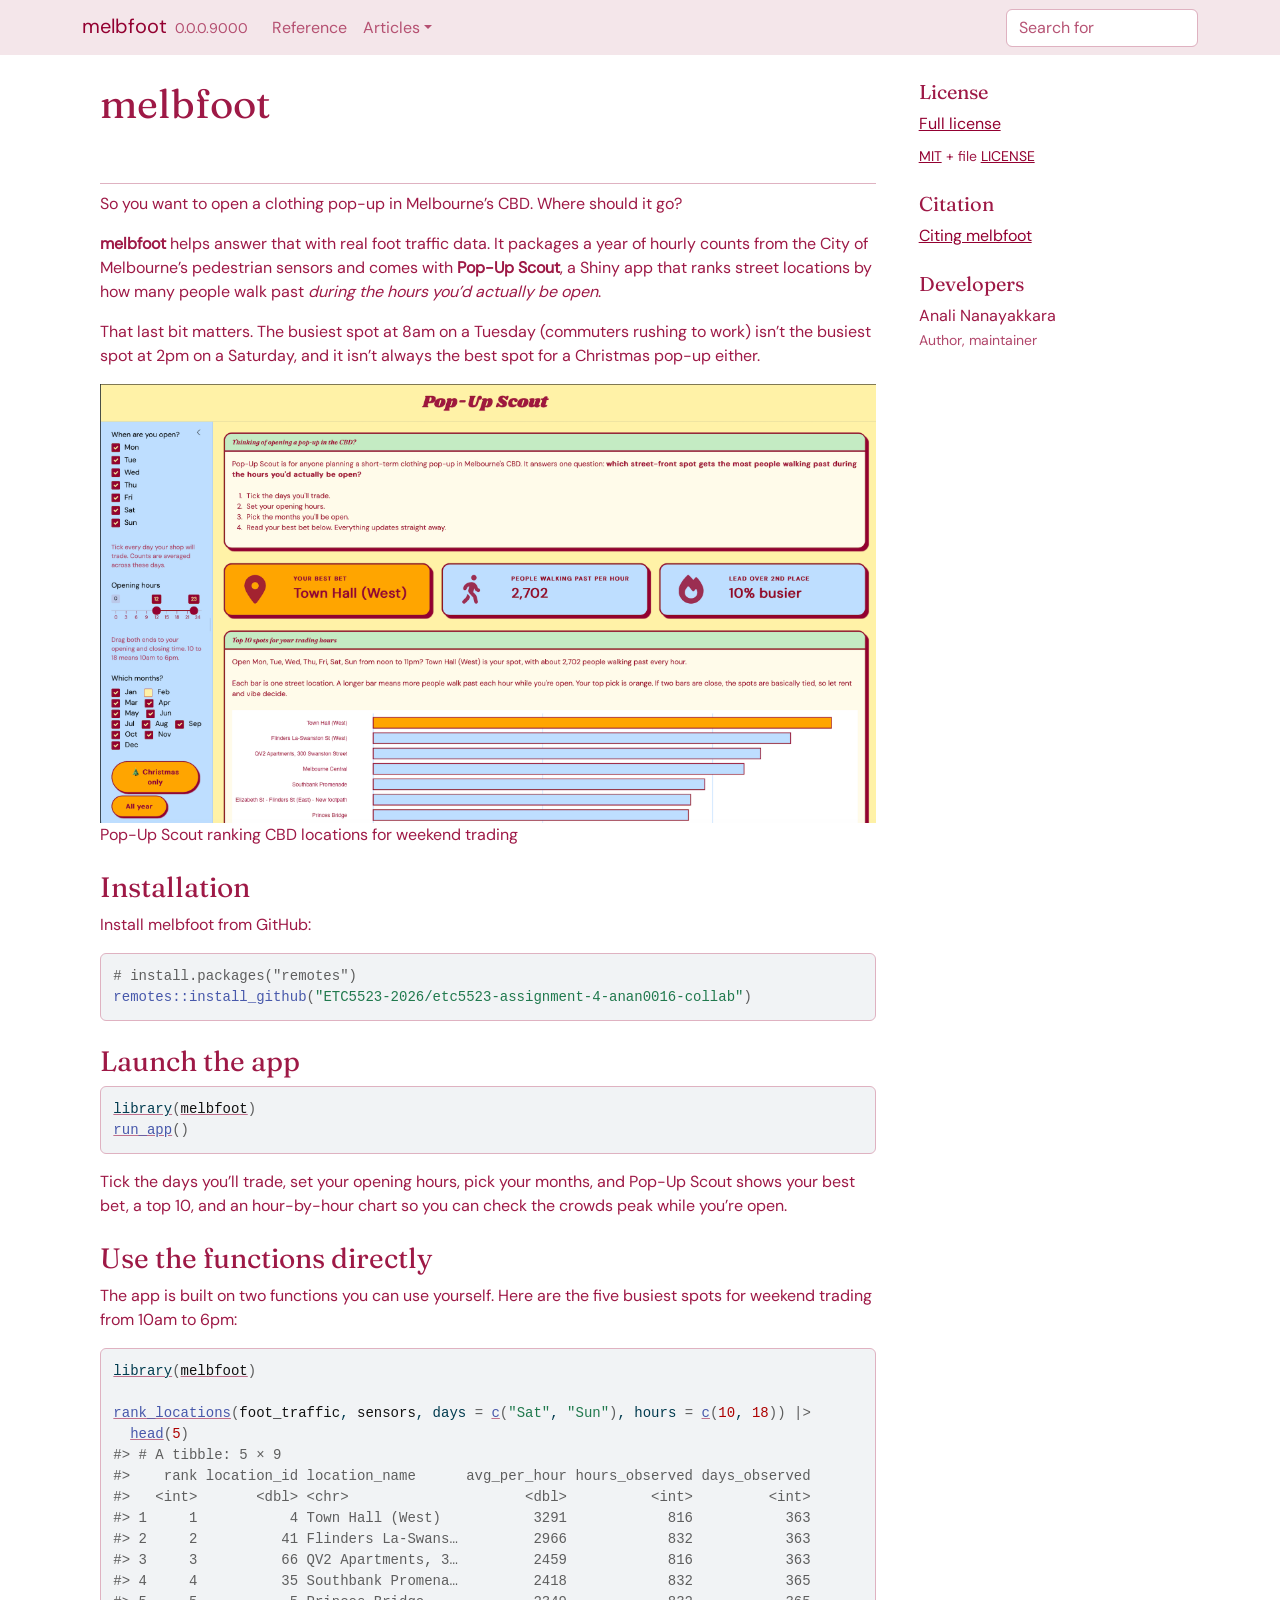
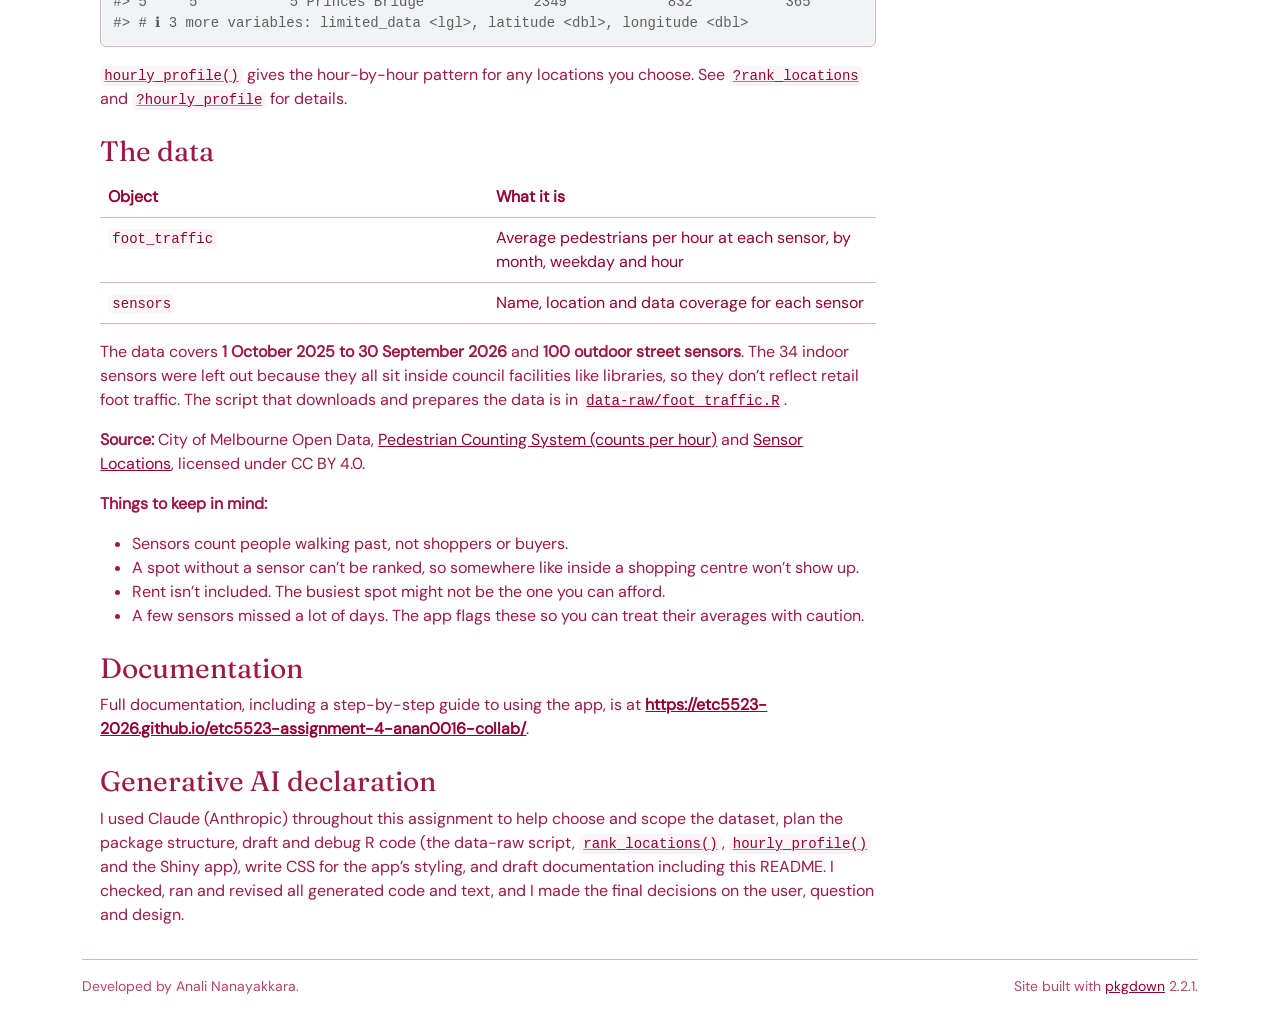
<file: index.html>
<!DOCTYPE html>
<!-- Generated by pkgdown: do not edit by hand --><html lang="en">
<head>
<meta charset="UTF-8">
<meta http-equiv="X-UA-Compatible" content="IE=edge">
<meta name="viewport" content="width=device-width, initial-scale=1, shrink-to-fit=no">
<title>Find High-Traffic Locations for a Melbourne CBD Pop-Up Store • melbfoot</title>
<script src="deps/jquery-3.6.0/jquery-3.6.0.min.js"></script><meta name="viewport" content="width=device-width, initial-scale=1, shrink-to-fit=no">
<link href="deps/bootstrap-5.3.8/bootstrap.min.css" rel="stylesheet">
<script src="deps/bootstrap-5.3.8/bootstrap.bundle.min.js"></script><link href="deps/DM_Sans-0.4.10/font.css" rel="stylesheet">
<link href="deps/Fraunces-0.4.10/font.css" rel="stylesheet">
<link href="deps/font-awesome-6.5.2/css/all.min.css" rel="stylesheet">
<link href="deps/font-awesome-6.5.2/css/v4-shims.min.css" rel="stylesheet">
<script src="deps/headroom-0.11.0/headroom.min.js"></script><script src="deps/headroom-0.11.0/jQuery.headroom.min.js"></script><script src="deps/bootstrap-toc-1.0.1/bootstrap-toc.min.js"></script><script src="deps/clipboard.js-2.0.11/clipboard.min.js"></script><script src="deps/search-1.0.0/autocomplete.jquery.min.js"></script><script src="deps/search-1.0.0/fuse.min.js"></script><script src="deps/search-1.0.0/mark.min.js"></script><!-- pkgdown --><script src="pkgdown.js"></script><meta property="og:title" content="Find High-Traffic Locations for a Melbourne CBD Pop-Up Store">
<meta name="description" content="Provides hourly pedestrian counts from the City of Melbourne Pedestrian Counting System, summarised by sensor, weekday and hour, along with sensor locations. Includes a function that ranks locations by foot traffic within a chosen trading window and a Shiny app that helps someone planning a clothing pop-up compare candidate locations.">
<meta property="og:description" content="Provides hourly pedestrian counts from the City of Melbourne Pedestrian Counting System, summarised by sensor, weekday and hour, along with sensor locations. Includes a function that ranks locations by foot traffic within a chosen trading window and a Shiny app that helps someone planning a clothing pop-up compare candidate locations.">
</head>
<body>
    <a href="#main" class="visually-hidden-focusable">Skip to contents</a>


    <nav class="navbar navbar-expand-lg fixed-top bg-light" data-bs-theme="light" aria-label="Site navigation"><div class="container">

    <a class="navbar-brand me-2" href="index.html">melbfoot</a>

    <small class="nav-text text-muted me-auto" data-bs-toggle="tooltip" data-bs-placement="bottom" title="">0.0.0.9000</small>


    <button class="navbar-toggler" type="button" data-bs-toggle="collapse" data-bs-target="#navbar" aria-controls="navbar" aria-expanded="false" aria-label="Toggle navigation">
      <span class="navbar-toggler-icon"></span>
    </button>

    <div id="navbar" class="collapse navbar-collapse ms-3">
      <ul class="navbar-nav me-auto">
<li class="nav-item"><a class="nav-link" href="reference/index.html">Reference</a></li>
<li class="nav-item dropdown">
  <button class="nav-link dropdown-toggle" type="button" id="dropdown-articles" data-bs-toggle="dropdown" aria-expanded="false" aria-haspopup="true">Articles</button>
  <ul class="dropdown-menu" aria-labelledby="dropdown-articles">
<li><a class="dropdown-item" href="articles/pop-up-scout.html">Finding a spot for your pop-up</a></li>
  </ul>
</li>
      </ul>
<ul class="navbar-nav">
<li class="nav-item"><form class="form-inline" role="search">
 <input class="form-control" type="search" name="search-input" id="search-input" autocomplete="off" aria-label="Search site" placeholder="Search for" data-search-index="search.json">
</form></li>
      </ul>
</div>


  </div>
</nav><div class="container template-home">
<div class="row">
  <main id="main" class="col-md-9"><div class="section level1">
<div class="page-header"><h1 id="melbfoot-">melbfoot <img src="reference/figures/pop-up-scout.png" align="right" width="0"><a class="anchor" aria-label="anchor" href="#melbfoot-"></a>
</h1></div>
<p>So you want to open a clothing pop-up in Melbourne’s CBD. Where should it go?</p>
<p><strong>melbfoot</strong> helps answer that with real foot traffic data. It packages a year of hourly counts from the City of Melbourne’s pedestrian sensors and comes with <strong>Pop-Up Scout</strong>, a Shiny app that ranks street locations by how many people walk past <em>during the hours you’d actually be open</em>.</p>
<p>That last bit matters. The busiest spot at 8am on a Tuesday (commuters rushing to work) isn’t the busiest spot at 2pm on a Saturday, and it isn’t always the best spot for a Christmas pop-up either.</p>
<figure><img src="reference/figures/pop-up-scout.png" alt="Pop-Up Scout ranking CBD locations for weekend trading"><figcaption aria-hidden="true">
Pop-Up Scout ranking CBD locations for weekend trading
</figcaption></figure><div class="section level2">
<h2 id="installation">Installation<a class="anchor" aria-label="anchor" href="#installation"></a>
</h2>
<p>Install melbfoot from GitHub:</p>
<div class="sourceCode" id="cb1"><pre class="downlit sourceCode r">
<code class="sourceCode R"><span><span class="co"># install.packages("remotes")</span></span>
<span><span class="fu">remotes</span><span class="fu">::</span><span class="fu">install_github</span><span class="op">(</span><span class="st">"ETC5523-2026/etc5523-assignment-4-anan0016-collab"</span><span class="op">)</span></span></code></pre></div>
</div>
<div class="section level2">
<h2 id="launch-the-app">Launch the app<a class="anchor" aria-label="anchor" href="#launch-the-app"></a>
</h2>
<div class="sourceCode" id="cb2"><pre class="downlit sourceCode r">
<code class="sourceCode R"><span><span class="kw"><a href="https://rdrr.io/r/base/library.html" class="external-link">library</a></span><span class="op">(</span><span class="va"><a href="https://etc5523-2026.github.io/etc5523-assignment-4-anan0016-collab/">melbfoot</a></span><span class="op">)</span></span>
<span><span class="fu"><a href="reference/run_app.html">run_app</a></span><span class="op">(</span><span class="op">)</span></span></code></pre></div>
<p>Tick the days you’ll trade, set your opening hours, pick your months, and Pop-Up Scout shows your best bet, a top 10, and an hour-by-hour chart so you can check the crowds peak while you’re open.</p>
</div>
<div class="section level2">
<h2 id="use-the-functions-directly">Use the functions directly<a class="anchor" aria-label="anchor" href="#use-the-functions-directly"></a>
</h2>
<p>The app is built on two functions you can use yourself. Here are the five busiest spots for weekend trading from 10am to 6pm:</p>
<div class="sourceCode" id="cb3"><pre class="downlit sourceCode r">
<code class="sourceCode R"><span><span class="kw"><a href="https://rdrr.io/r/base/library.html" class="external-link">library</a></span><span class="op">(</span><span class="va"><a href="https://etc5523-2026.github.io/etc5523-assignment-4-anan0016-collab/">melbfoot</a></span><span class="op">)</span></span>
<span></span>
<span><span class="fu"><a href="reference/rank_locations.html">rank_locations</a></span><span class="op">(</span><span class="va">foot_traffic</span>, <span class="va">sensors</span>, days <span class="op">=</span> <span class="fu"><a href="https://rdrr.io/r/base/c.html" class="external-link">c</a></span><span class="op">(</span><span class="st">"Sat"</span>, <span class="st">"Sun"</span><span class="op">)</span>, hours <span class="op">=</span> <span class="fu"><a href="https://rdrr.io/r/base/c.html" class="external-link">c</a></span><span class="op">(</span><span class="fl">10</span>, <span class="fl">18</span><span class="op">)</span><span class="op">)</span> <span class="op">|&gt;</span></span>
<span>  <span class="fu"><a href="https://rdrr.io/r/utils/head.html" class="external-link">head</a></span><span class="op">(</span><span class="fl">5</span><span class="op">)</span></span>
<span><span class="co">#&gt; # A tibble: 5 × 9</span></span>
<span><span class="co">#&gt;    rank location_id location_name      avg_per_hour hours_observed days_observed</span></span>
<span><span class="co">#&gt;   &lt;int&gt;       &lt;dbl&gt; &lt;chr&gt;                     &lt;dbl&gt;          &lt;int&gt;         &lt;int&gt;</span></span>
<span><span class="co">#&gt; 1     1           4 Town Hall (West)           3291            816           363</span></span>
<span><span class="co">#&gt; 2     2          41 Flinders La-Swans…         2966            832           363</span></span>
<span><span class="co">#&gt; 3     3          66 QV2 Apartments, 3…         2459            816           363</span></span>
<span><span class="co">#&gt; 4     4          35 Southbank Promena…         2418            832           365</span></span>
<span><span class="co">#&gt; 5     5           5 Princes Bridge             2349            832           365</span></span>
<span><span class="co">#&gt; # ℹ 3 more variables: limited_data &lt;lgl&gt;, latitude &lt;dbl&gt;, longitude &lt;dbl&gt;</span></span></code></pre></div>
<p><code><a href="reference/hourly_profile.html">hourly_profile()</a></code> gives the hour-by-hour pattern for any locations you choose. See <code><a href="reference/rank_locations.html">?rank_locations</a></code> and <code><a href="reference/hourly_profile.html">?hourly_profile</a></code> for details.</p>
</div>
<div class="section level2">
<h2 id="the-data">The data<a class="anchor" aria-label="anchor" href="#the-data"></a>
</h2>
<table class="table">
<colgroup>
<col width="50%">
<col width="50%">
</colgroup>
<thead><tr>
<th>Object</th>
<th>What it is</th>
</tr></thead>
<tbody>
<tr>
<td><code>foot_traffic</code></td>
<td>Average pedestrians per hour at each sensor, by month, weekday and hour</td>
</tr>
<tr>
<td><code>sensors</code></td>
<td>Name, location and data coverage for each sensor</td>
</tr>
</tbody>
</table>
<p>The data covers <strong>1 October 2025 to 30 September 2026</strong> and <strong>100 outdoor street sensors</strong>. The 34 indoor sensors were left out because they all sit inside council facilities like libraries, so they don’t reflect retail foot traffic. The script that downloads and prepares the data is in <a href="data-raw/foot_traffic.R"><code>data-raw/foot_traffic.R</code></a>.</p>
<p><strong>Source:</strong> City of Melbourne Open Data, <a href="https://data.melbourne.vic.gov.au/explore/dataset/pedestrian-counting-system-monthly-counts-per-hour/" class="external-link">Pedestrian Counting System (counts per hour)</a> and <a href="https://data.melbourne.vic.gov.au/explore/dataset/pedestrian-counting-system-sensor-locations/" class="external-link">Sensor Locations</a>, licensed under CC BY 4.0.</p>
<p><strong>Things to keep in mind:</strong></p>
<ul>
<li>Sensors count people walking past, not shoppers or buyers.</li>
<li>A spot without a sensor can’t be ranked, so somewhere like inside a shopping centre won’t show up.</li>
<li>Rent isn’t included. The busiest spot might not be the one you can afford.</li>
<li>A few sensors missed a lot of days. The app flags these so you can treat their averages with caution.</li>
</ul>
</div>
<div class="section level2">
<h2 id="documentation">Documentation<a class="anchor" aria-label="anchor" href="#documentation"></a>
</h2>
<p>Full documentation, including a step-by-step guide to using the app, is at <strong><a href="https://etc5523-2026.github.io/etc5523-assignment-4-anan0016-collab/" class="uri">https://etc5523-2026.github.io/etc5523-assignment-4-anan0016-collab/</a></strong>.</p>
</div>
<div class="section level2">
<h2 id="generative-ai-declaration">Generative AI declaration<a class="anchor" aria-label="anchor" href="#generative-ai-declaration"></a>
</h2>
<p>I used Claude (Anthropic) throughout this assignment to help choose and scope the dataset, plan the package structure, draft and debug R code (the data-raw script, <code><a href="reference/rank_locations.html">rank_locations()</a></code>, <code><a href="reference/hourly_profile.html">hourly_profile()</a></code> and the Shiny app), write CSS for the app’s styling, and draft documentation including this README. I checked, ran and revised all generated code and text, and I made the final decisions on the user, question and design.</p>
</div>
</div>
  </main><aside class="col-md-3"><div class="license">
<h2 data-toc-skip>License</h2>
<ul class="list-unstyled">
<li><a href="LICENSE.html">Full license</a></li>
<li><small><a href="https://opensource.org/licenses/mit-license.php" class="external-link">MIT</a> + file <a href="LICENSE-text.html">LICENSE</a></small></li>
</ul>
</div>


<div class="citation">
<h2 data-toc-skip>Citation</h2>
<ul class="list-unstyled">
<li><a href="authors.html#citation">Citing melbfoot</a></li>
</ul>
</div>

<div class="developers">
<h2 data-toc-skip>Developers</h2>
<ul class="list-unstyled">
<li>Anali Nanayakkara <br><small class="roles"> Author, maintainer </small>   </li>
</ul>
</div>



  </aside>
</div>


    <footer><div class="pkgdown-footer-left">
  <p>Developed by Anali Nanayakkara.</p>
</div>

<div class="pkgdown-footer-right">
  <p>Site built with <a href="https://pkgdown.r-lib.org/" class="external-link">pkgdown</a> 2.2.1.</p>
</div>

    </footer>
</div>





  </body>
</html>
</file>
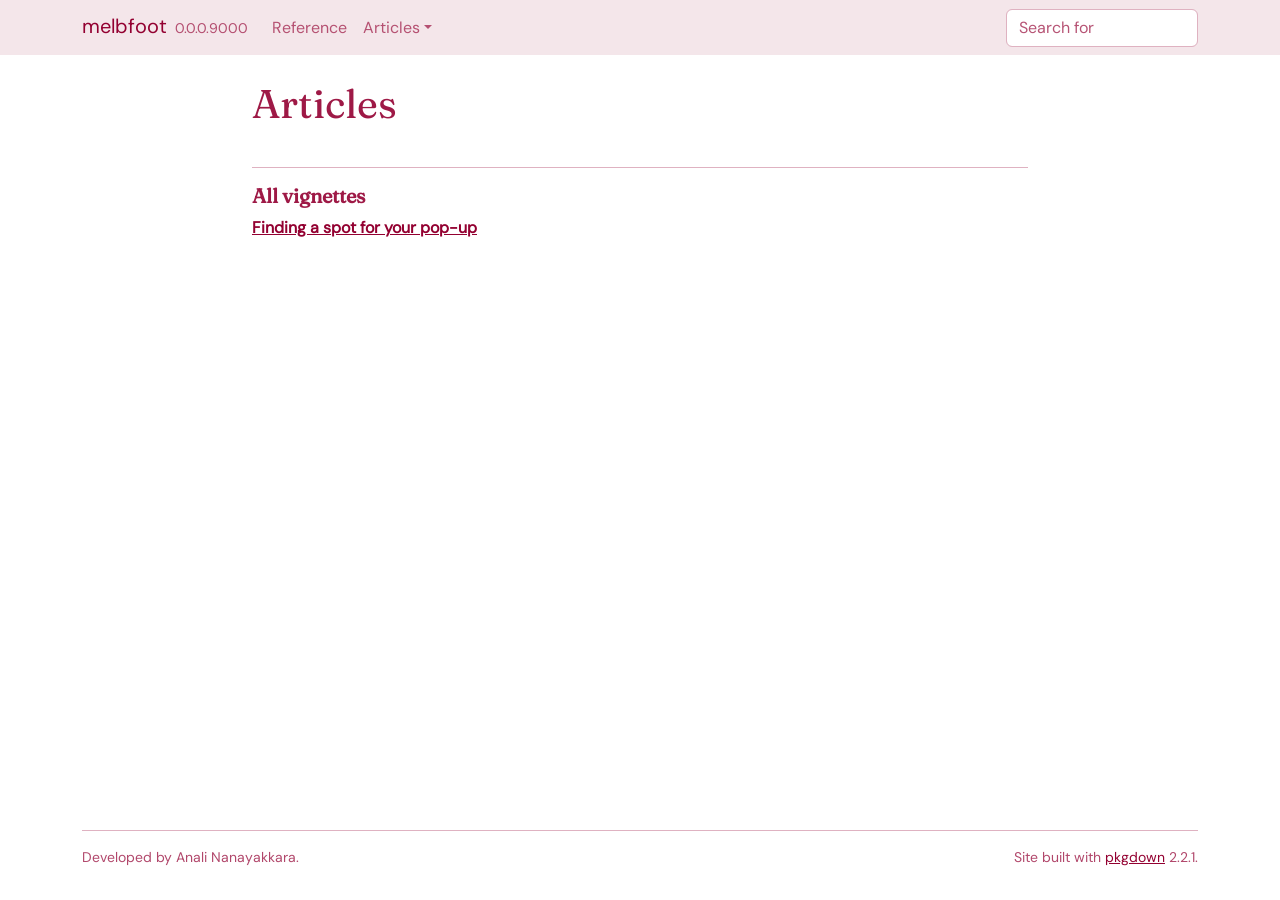
<file: articles/index.html>
<!DOCTYPE html>
<!-- Generated by pkgdown: do not edit by hand --><html lang="en"><head><meta charset="UTF-8"><meta http-equiv="X-UA-Compatible" content="IE=edge"><meta name="viewport" content="width=device-width, initial-scale=1, shrink-to-fit=no"><title>Articles • melbfoot</title><script src="../deps/jquery-3.6.0/jquery-3.6.0.min.js"></script><meta name="viewport" content="width=device-width, initial-scale=1, shrink-to-fit=no"><link href="../deps/bootstrap-5.3.8/bootstrap.min.css" rel="stylesheet"><script src="../deps/bootstrap-5.3.8/bootstrap.bundle.min.js"></script><link href="../deps/DM_Sans-0.4.10/font.css" rel="stylesheet"><link href="../deps/Fraunces-0.4.10/font.css" rel="stylesheet"><link href="../deps/font-awesome-6.5.2/css/all.min.css" rel="stylesheet"><link href="../deps/font-awesome-6.5.2/css/v4-shims.min.css" rel="stylesheet"><script src="../deps/headroom-0.11.0/headroom.min.js"></script><script src="../deps/headroom-0.11.0/jQuery.headroom.min.js"></script><script src="../deps/bootstrap-toc-1.0.1/bootstrap-toc.min.js"></script><script src="../deps/clipboard.js-2.0.11/clipboard.min.js"></script><script src="../deps/search-1.0.0/autocomplete.jquery.min.js"></script><script src="../deps/search-1.0.0/fuse.min.js"></script><script src="../deps/search-1.0.0/mark.min.js"></script><!-- pkgdown --><script src="../pkgdown.js"></script><meta property="og:title" content="Articles"></head><body>
    <a href="#main" class="visually-hidden-focusable">Skip to contents</a>


    <nav class="navbar navbar-expand-lg fixed-top bg-light" data-bs-theme="light" aria-label="Site navigation"><div class="container">

    <a class="navbar-brand me-2" href="../index.html">melbfoot</a>

    <small class="nav-text text-muted me-auto" data-bs-toggle="tooltip" data-bs-placement="bottom" title="">0.0.0.9000</small>


    <button class="navbar-toggler" type="button" data-bs-toggle="collapse" data-bs-target="#navbar" aria-controls="navbar" aria-expanded="false" aria-label="Toggle navigation">
      <span class="navbar-toggler-icon"></span>
    </button>

    <div id="navbar" class="collapse navbar-collapse ms-3">
      <ul class="navbar-nav me-auto"><li class="nav-item"><a class="nav-link" href="../reference/index.html">Reference</a></li>
<li class="nav-item dropdown">
  <button class="nav-link dropdown-toggle" type="button" id="dropdown-articles" data-bs-toggle="dropdown" aria-expanded="false" aria-haspopup="true">Articles</button>
  <ul class="dropdown-menu" aria-labelledby="dropdown-articles"><li><a class="dropdown-item" href="../articles/pop-up-scout.html">Finding a spot for your pop-up</a></li>
  </ul></li>
      </ul><ul class="navbar-nav"><li class="nav-item"><form class="form-inline" role="search">
 <input class="form-control" type="search" name="search-input" id="search-input" autocomplete="off" aria-label="Search site" placeholder="Search for" data-search-index="../search.json"></form></li>
      </ul></div>


  </div>
</nav><div class="container template-article-index">
<div class="row">
  <main id="main" class="col-md-9"><div class="page-header">

      <h1>Articles</h1>
    </div>

    <div class="section ">
      <h3>All vignettes</h3>
      <div class="section-desc"></div>

      <dl><dt><a href="pop-up-scout.html">Finding a spot for your pop-up</a></dt>
        <dd>
      </dd></dl></div>
  </main></div>


    <footer><div class="pkgdown-footer-left">
  <p>Developed by Anali Nanayakkara.</p>
</div>

<div class="pkgdown-footer-right">
  <p>Site built with <a href="https://pkgdown.r-lib.org/" class="external-link">pkgdown</a> 2.2.1.</p>
</div>

    </footer></div>





  </body></html>
</file>
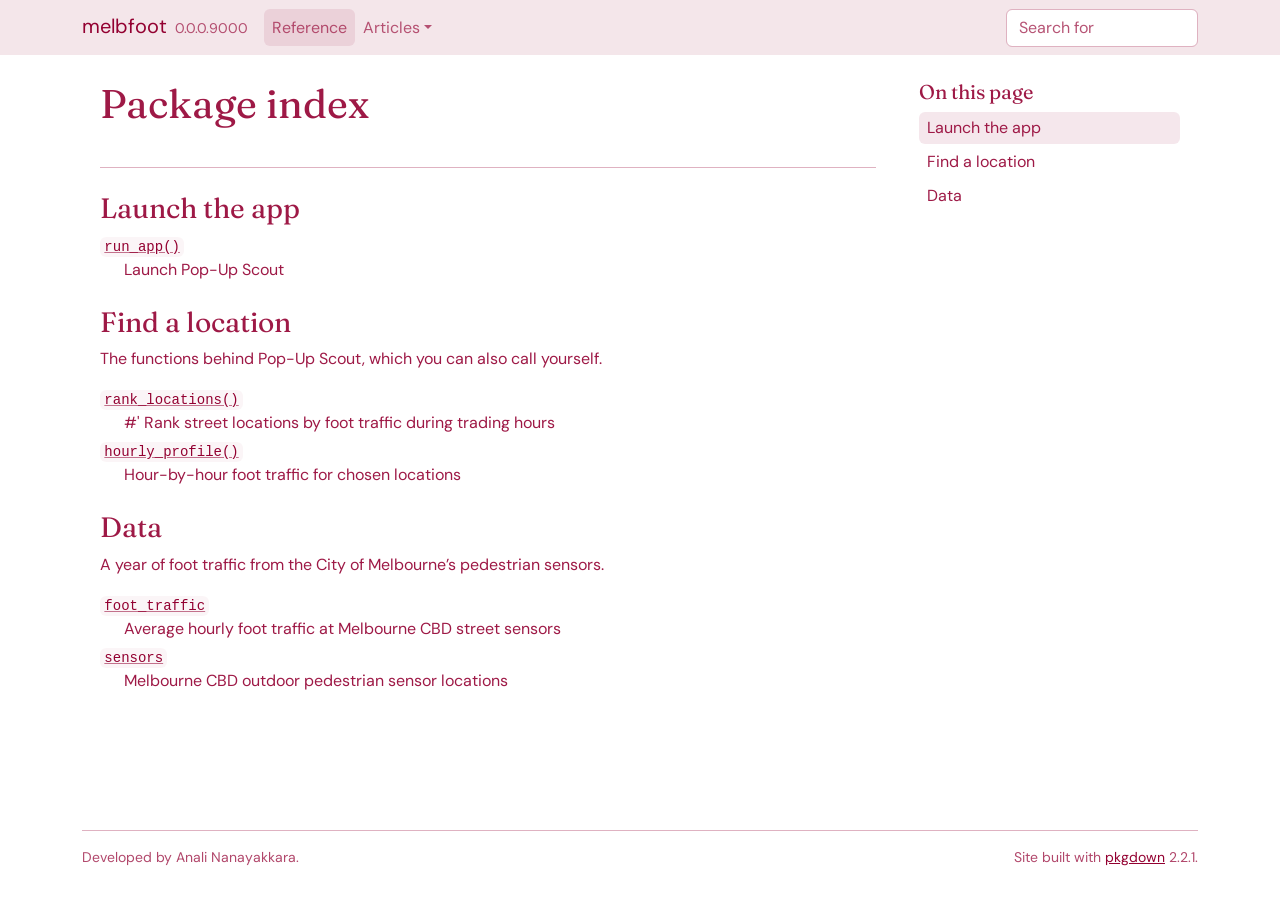
<file: reference/index.html>
<!DOCTYPE html>
<!-- Generated by pkgdown: do not edit by hand --><html lang="en"><head><meta charset="UTF-8"><meta http-equiv="X-UA-Compatible" content="IE=edge"><meta name="viewport" content="width=device-width, initial-scale=1, shrink-to-fit=no"><title>Package index • melbfoot</title><script src="../deps/jquery-3.6.0/jquery-3.6.0.min.js"></script><meta name="viewport" content="width=device-width, initial-scale=1, shrink-to-fit=no"><link href="../deps/bootstrap-5.3.8/bootstrap.min.css" rel="stylesheet"><script src="../deps/bootstrap-5.3.8/bootstrap.bundle.min.js"></script><link href="../deps/DM_Sans-0.4.10/font.css" rel="stylesheet"><link href="../deps/Fraunces-0.4.10/font.css" rel="stylesheet"><link href="../deps/font-awesome-6.5.2/css/all.min.css" rel="stylesheet"><link href="../deps/font-awesome-6.5.2/css/v4-shims.min.css" rel="stylesheet"><script src="../deps/headroom-0.11.0/headroom.min.js"></script><script src="../deps/headroom-0.11.0/jQuery.headroom.min.js"></script><script src="../deps/bootstrap-toc-1.0.1/bootstrap-toc.min.js"></script><script src="../deps/clipboard.js-2.0.11/clipboard.min.js"></script><script src="../deps/search-1.0.0/autocomplete.jquery.min.js"></script><script src="../deps/search-1.0.0/fuse.min.js"></script><script src="../deps/search-1.0.0/mark.min.js"></script><!-- pkgdown --><script src="../pkgdown.js"></script><meta property="og:title" content="Package index"></head><body>
    <a href="#main" class="visually-hidden-focusable">Skip to contents</a>


    <nav class="navbar navbar-expand-lg fixed-top bg-light" data-bs-theme="light" aria-label="Site navigation"><div class="container">

    <a class="navbar-brand me-2" href="../index.html">melbfoot</a>

    <small class="nav-text text-muted me-auto" data-bs-toggle="tooltip" data-bs-placement="bottom" title="">0.0.0.9000</small>


    <button class="navbar-toggler" type="button" data-bs-toggle="collapse" data-bs-target="#navbar" aria-controls="navbar" aria-expanded="false" aria-label="Toggle navigation">
      <span class="navbar-toggler-icon"></span>
    </button>

    <div id="navbar" class="collapse navbar-collapse ms-3">
      <ul class="navbar-nav me-auto"><li class="active nav-item"><a class="nav-link" href="../reference/index.html">Reference</a></li>
<li class="nav-item dropdown">
  <button class="nav-link dropdown-toggle" type="button" id="dropdown-articles" data-bs-toggle="dropdown" aria-expanded="false" aria-haspopup="true">Articles</button>
  <ul class="dropdown-menu" aria-labelledby="dropdown-articles"><li><a class="dropdown-item" href="../articles/pop-up-scout.html">Finding a spot for your pop-up</a></li>
  </ul></li>
      </ul><ul class="navbar-nav"><li class="nav-item"><form class="form-inline" role="search">
 <input class="form-control" type="search" name="search-input" id="search-input" autocomplete="off" aria-label="Search site" placeholder="Search for" data-search-index="../search.json"></form></li>
      </ul></div>


  </div>
</nav><div class="container template-reference-index">
<div class="row">
  <main id="main" class="col-md-9"><div class="page-header">

      <h1>Package index</h1>
    </div>

    <div class="section level2">
      <h2 id="launch-the-app">Launch the app<a class="anchor" aria-label="anchor" href="#launch-the-app"></a></h2>



      <dl></dl></div><div class="section level2">




      <dl><dt>

          <code><a href="run_app.html">run_app()</a></code>

        </dt>
        <dd>Launch Pop-Up Scout</dd>
      </dl></div><div class="section level2">
      <h2 id="find-a-location">Find a location<a class="anchor" aria-label="anchor" href="#find-a-location"></a></h2>

      <div class="section-desc"><p>The functions behind Pop-Up Scout, which you can also call yourself.</p></div>

      <dl></dl></div><div class="section level2">




      <dl><dt>

          <code><a href="rank_locations.html">rank_locations()</a></code>

        </dt>
        <dd>#' Rank street locations by foot traffic during trading hours</dd>

        <dt>

          <code><a href="hourly_profile.html">hourly_profile()</a></code>

        </dt>
        <dd>Hour-by-hour foot traffic for chosen locations</dd>
      </dl></div><div class="section level2">
      <h2 id="data">Data<a class="anchor" aria-label="anchor" href="#data"></a></h2>

      <div class="section-desc"><p>A year of foot traffic from the City of Melbourne’s pedestrian sensors.</p></div>

      <dl></dl></div><div class="section level2">




      <dl><dt>

          <code><a href="foot_traffic.html">foot_traffic</a></code>

        </dt>
        <dd>Average hourly foot traffic at Melbourne CBD street sensors</dd>

        <dt>

          <code><a href="sensors.html">sensors</a></code>

        </dt>
        <dd>Melbourne CBD outdoor pedestrian sensor locations</dd>
      </dl></div>
  </main><aside class="col-md-3"><nav id="toc" aria-label="Table of contents"><h2>On this page</h2>
    </nav></aside></div>


    <footer><div class="pkgdown-footer-left">
  <p>Developed by Anali Nanayakkara.</p>
</div>

<div class="pkgdown-footer-right">
  <p>Site built with <a href="https://pkgdown.r-lib.org/" class="external-link">pkgdown</a> 2.2.1.</p>
</div>

    </footer></div>





  </body></html>
</file>
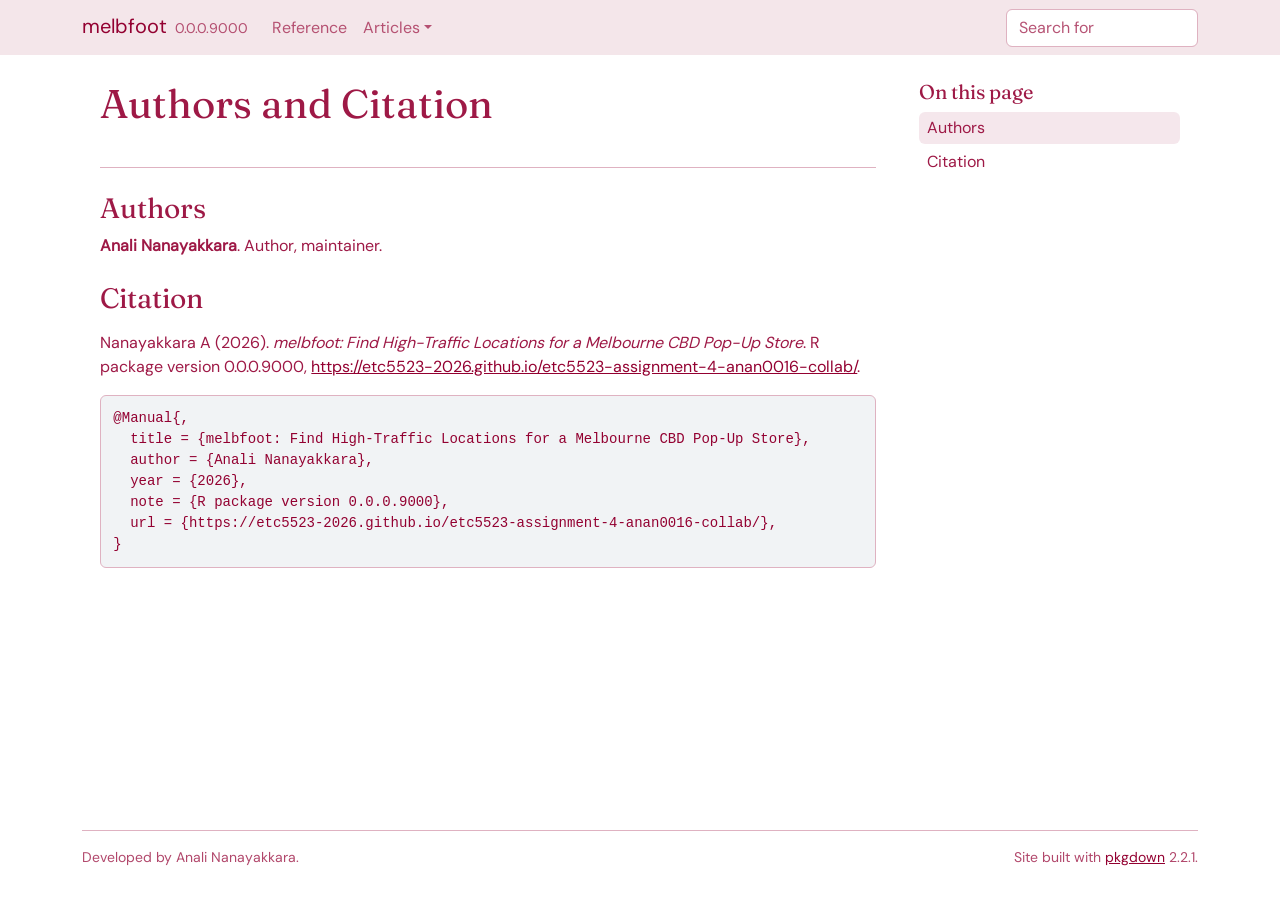
<file: authors.html>
<!DOCTYPE html>
<!-- Generated by pkgdown: do not edit by hand --><html lang="en"><head><meta charset="UTF-8"><meta http-equiv="X-UA-Compatible" content="IE=edge"><meta name="viewport" content="width=device-width, initial-scale=1, shrink-to-fit=no"><title>Authors and Citation • melbfoot</title><script src="deps/jquery-3.6.0/jquery-3.6.0.min.js"></script><meta name="viewport" content="width=device-width, initial-scale=1, shrink-to-fit=no"><link href="deps/bootstrap-5.3.8/bootstrap.min.css" rel="stylesheet"><script src="deps/bootstrap-5.3.8/bootstrap.bundle.min.js"></script><link href="deps/DM_Sans-0.4.10/font.css" rel="stylesheet"><link href="deps/Fraunces-0.4.10/font.css" rel="stylesheet"><link href="deps/font-awesome-6.5.2/css/all.min.css" rel="stylesheet"><link href="deps/font-awesome-6.5.2/css/v4-shims.min.css" rel="stylesheet"><script src="deps/headroom-0.11.0/headroom.min.js"></script><script src="deps/headroom-0.11.0/jQuery.headroom.min.js"></script><script src="deps/bootstrap-toc-1.0.1/bootstrap-toc.min.js"></script><script src="deps/clipboard.js-2.0.11/clipboard.min.js"></script><script src="deps/search-1.0.0/autocomplete.jquery.min.js"></script><script src="deps/search-1.0.0/fuse.min.js"></script><script src="deps/search-1.0.0/mark.min.js"></script><!-- pkgdown --><script src="pkgdown.js"></script><meta property="og:title" content="Authors and Citation"></head><body>
    <a href="#main" class="visually-hidden-focusable">Skip to contents</a>


    <nav class="navbar navbar-expand-lg fixed-top bg-light" data-bs-theme="light" aria-label="Site navigation"><div class="container">

    <a class="navbar-brand me-2" href="index.html">melbfoot</a>

    <small class="nav-text text-muted me-auto" data-bs-toggle="tooltip" data-bs-placement="bottom" title="">0.0.0.9000</small>


    <button class="navbar-toggler" type="button" data-bs-toggle="collapse" data-bs-target="#navbar" aria-controls="navbar" aria-expanded="false" aria-label="Toggle navigation">
      <span class="navbar-toggler-icon"></span>
    </button>

    <div id="navbar" class="collapse navbar-collapse ms-3">
      <ul class="navbar-nav me-auto"><li class="nav-item"><a class="nav-link" href="reference/index.html">Reference</a></li>
<li class="nav-item dropdown">
  <button class="nav-link dropdown-toggle" type="button" id="dropdown-articles" data-bs-toggle="dropdown" aria-expanded="false" aria-haspopup="true">Articles</button>
  <ul class="dropdown-menu" aria-labelledby="dropdown-articles"><li><a class="dropdown-item" href="articles/pop-up-scout.html">Finding a spot for your pop-up</a></li>
  </ul></li>
      </ul><ul class="navbar-nav"><li class="nav-item"><form class="form-inline" role="search">
 <input class="form-control" type="search" name="search-input" id="search-input" autocomplete="off" aria-label="Search site" placeholder="Search for" data-search-index="search.json"></form></li>
      </ul></div>


  </div>
</nav><div class="container template-citation-authors">
<div class="row">
  <main id="main" class="col-md-9"><div class="page-header">

      <h1>Authors and Citation</h1>
    </div>

    <div class="section level2">
      <h2>Authors</h2>

      <ul class="list-unstyled"><li>
          <p><strong>Anali Nanayakkara</strong>. Author, maintainer.
          </p>
        </li>
      </ul></div>

    <div class="section level2">
      <h2 id="citation">Citation</h2>
      <p></p>

      <p>Nanayakkara A (2026).
<em>melbfoot: Find High-Traffic Locations for a Melbourne CBD Pop-Up Store</em>.
R package version 0.0.0.9000, <a href="https://etc5523-2026.github.io/etc5523-assignment-4-anan0016-collab/">https://etc5523-2026.github.io/etc5523-assignment-4-anan0016-collab/</a>.
</p>
      <pre>@Manual{,
  title = {melbfoot: Find High-Traffic Locations for a Melbourne CBD Pop-Up Store},
  author = {Anali Nanayakkara},
  year = {2026},
  note = {R package version 0.0.0.9000},
  url = {https://etc5523-2026.github.io/etc5523-assignment-4-anan0016-collab/},
}</pre>
    </div>

  </main><aside class="col-md-3"><nav id="toc" aria-label="Table of contents"><h2>On this page</h2>
    </nav></aside></div>


    <footer><div class="pkgdown-footer-left">
  <p>Developed by Anali Nanayakkara.</p>
</div>

<div class="pkgdown-footer-right">
  <p>Site built with <a href="https://pkgdown.r-lib.org/" class="external-link">pkgdown</a> 2.2.1.</p>
</div>

    </footer></div>





  </body></html>
</file>
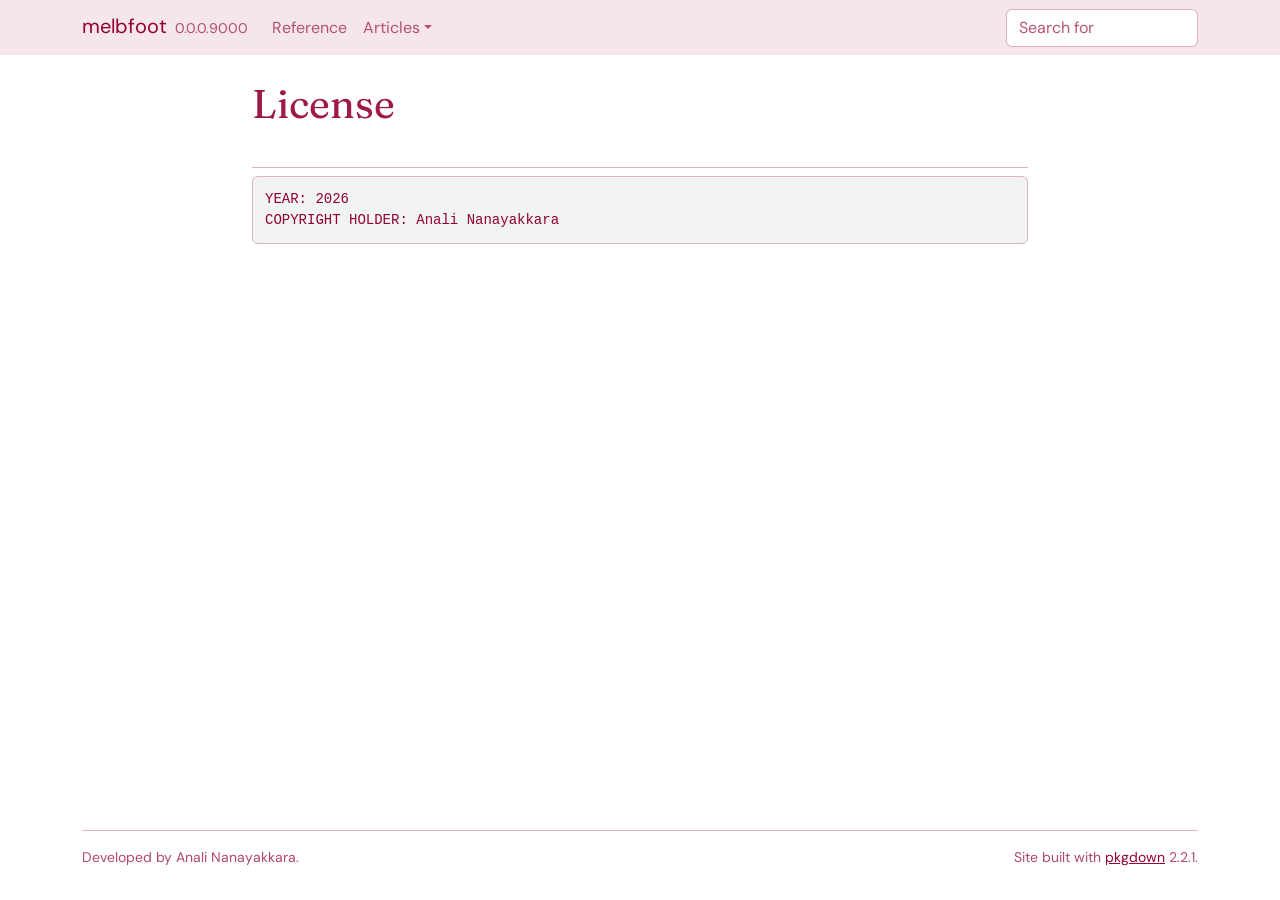
<file: LICENSE-text.html>
<!DOCTYPE html>
<!-- Generated by pkgdown: do not edit by hand --><html lang="en"><head><meta charset="UTF-8"><meta http-equiv="X-UA-Compatible" content="IE=edge"><meta name="viewport" content="width=device-width, initial-scale=1, shrink-to-fit=no"><title>License • melbfoot</title><script src="deps/jquery-3.6.0/jquery-3.6.0.min.js"></script><meta name="viewport" content="width=device-width, initial-scale=1, shrink-to-fit=no"><link href="deps/bootstrap-5.3.8/bootstrap.min.css" rel="stylesheet"><script src="deps/bootstrap-5.3.8/bootstrap.bundle.min.js"></script><link href="deps/DM_Sans-0.4.10/font.css" rel="stylesheet"><link href="deps/Fraunces-0.4.10/font.css" rel="stylesheet"><link href="deps/font-awesome-6.5.2/css/all.min.css" rel="stylesheet"><link href="deps/font-awesome-6.5.2/css/v4-shims.min.css" rel="stylesheet"><script src="deps/headroom-0.11.0/headroom.min.js"></script><script src="deps/headroom-0.11.0/jQuery.headroom.min.js"></script><script src="deps/bootstrap-toc-1.0.1/bootstrap-toc.min.js"></script><script src="deps/clipboard.js-2.0.11/clipboard.min.js"></script><script src="deps/search-1.0.0/autocomplete.jquery.min.js"></script><script src="deps/search-1.0.0/fuse.min.js"></script><script src="deps/search-1.0.0/mark.min.js"></script><!-- pkgdown --><script src="pkgdown.js"></script><meta property="og:title" content="License"></head><body>
    <a href="#main" class="visually-hidden-focusable">Skip to contents</a>


    <nav class="navbar navbar-expand-lg fixed-top bg-light" data-bs-theme="light" aria-label="Site navigation"><div class="container">

    <a class="navbar-brand me-2" href="index.html">melbfoot</a>

    <small class="nav-text text-muted me-auto" data-bs-toggle="tooltip" data-bs-placement="bottom" title="">0.0.0.9000</small>


    <button class="navbar-toggler" type="button" data-bs-toggle="collapse" data-bs-target="#navbar" aria-controls="navbar" aria-expanded="false" aria-label="Toggle navigation">
      <span class="navbar-toggler-icon"></span>
    </button>

    <div id="navbar" class="collapse navbar-collapse ms-3">
      <ul class="navbar-nav me-auto"><li class="nav-item"><a class="nav-link" href="reference/index.html">Reference</a></li>
<li class="nav-item dropdown">
  <button class="nav-link dropdown-toggle" type="button" id="dropdown-articles" data-bs-toggle="dropdown" aria-expanded="false" aria-haspopup="true">Articles</button>
  <ul class="dropdown-menu" aria-labelledby="dropdown-articles"><li><a class="dropdown-item" href="articles/pop-up-scout.html">Finding a spot for your pop-up</a></li>
  </ul></li>
      </ul><ul class="navbar-nav"><li class="nav-item"><form class="form-inline" role="search">
 <input class="form-control" type="search" name="search-input" id="search-input" autocomplete="off" aria-label="Search site" placeholder="Search for" data-search-index="search.json"></form></li>
      </ul></div>


  </div>
</nav><div class="container template-title-body">
<div class="row">
  <main id="main" class="col-md-9"><div class="page-header">

      <h1>License</h1>

    </div>

<pre>YEAR: 2026
COPYRIGHT HOLDER: Anali Nanayakkara
</pre>

  </main></div>


    <footer><div class="pkgdown-footer-left">
  <p>Developed by Anali Nanayakkara.</p>
</div>

<div class="pkgdown-footer-right">
  <p>Site built with <a href="https://pkgdown.r-lib.org/" class="external-link">pkgdown</a> 2.2.1.</p>
</div>

    </footer></div>





  </body></html>
</file>
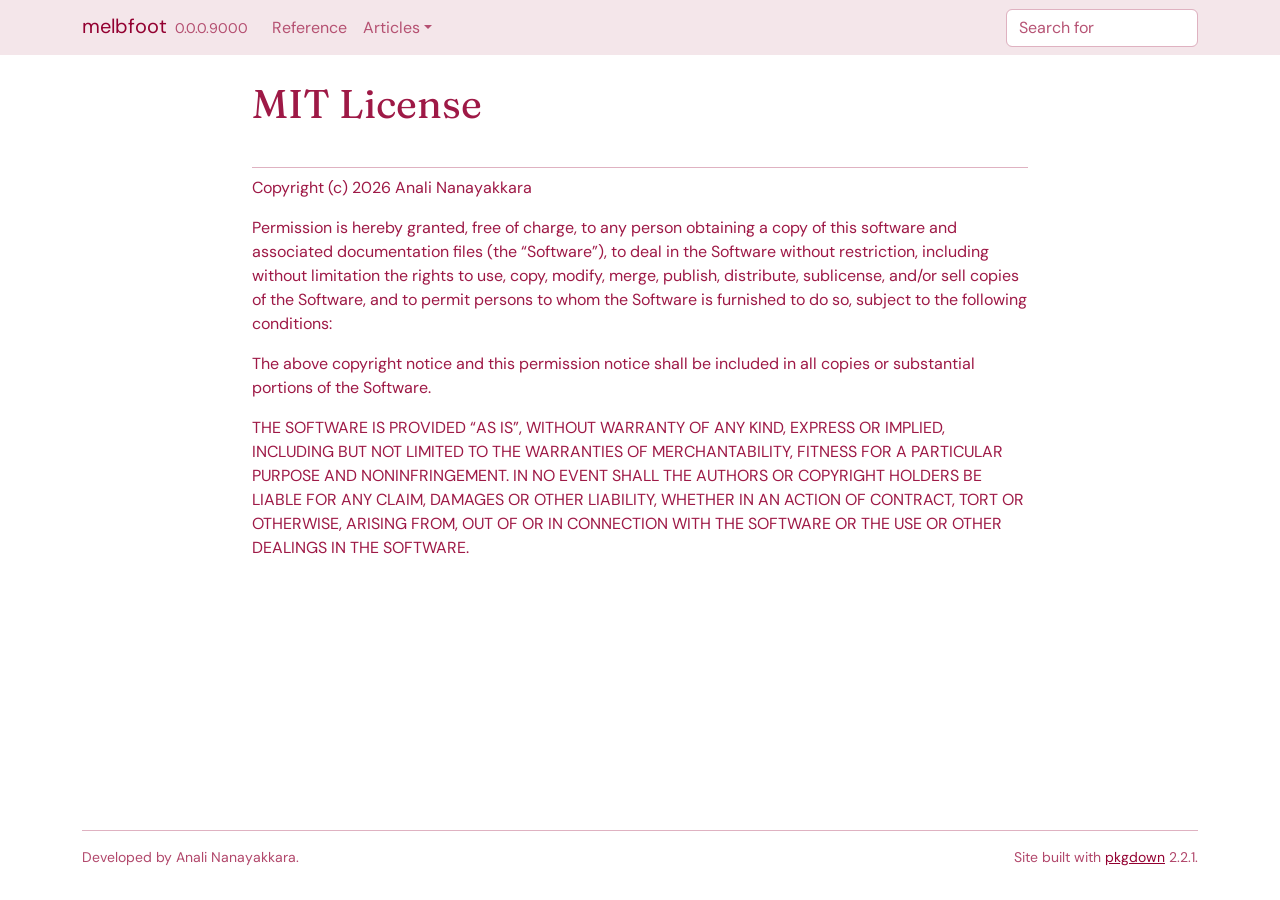
<file: LICENSE.html>
<!DOCTYPE html>
<!-- Generated by pkgdown: do not edit by hand --><html lang="en"><head><meta charset="UTF-8"><meta http-equiv="X-UA-Compatible" content="IE=edge"><meta name="viewport" content="width=device-width, initial-scale=1, shrink-to-fit=no"><title>MIT License • melbfoot</title><script src="deps/jquery-3.6.0/jquery-3.6.0.min.js"></script><meta name="viewport" content="width=device-width, initial-scale=1, shrink-to-fit=no"><link href="deps/bootstrap-5.3.8/bootstrap.min.css" rel="stylesheet"><script src="deps/bootstrap-5.3.8/bootstrap.bundle.min.js"></script><link href="deps/DM_Sans-0.4.10/font.css" rel="stylesheet"><link href="deps/Fraunces-0.4.10/font.css" rel="stylesheet"><link href="deps/font-awesome-6.5.2/css/all.min.css" rel="stylesheet"><link href="deps/font-awesome-6.5.2/css/v4-shims.min.css" rel="stylesheet"><script src="deps/headroom-0.11.0/headroom.min.js"></script><script src="deps/headroom-0.11.0/jQuery.headroom.min.js"></script><script src="deps/bootstrap-toc-1.0.1/bootstrap-toc.min.js"></script><script src="deps/clipboard.js-2.0.11/clipboard.min.js"></script><script src="deps/search-1.0.0/autocomplete.jquery.min.js"></script><script src="deps/search-1.0.0/fuse.min.js"></script><script src="deps/search-1.0.0/mark.min.js"></script><!-- pkgdown --><script src="pkgdown.js"></script><meta property="og:title" content="MIT License"></head><body>
    <a href="#main" class="visually-hidden-focusable">Skip to contents</a>


    <nav class="navbar navbar-expand-lg fixed-top bg-light" data-bs-theme="light" aria-label="Site navigation"><div class="container">

    <a class="navbar-brand me-2" href="index.html">melbfoot</a>

    <small class="nav-text text-muted me-auto" data-bs-toggle="tooltip" data-bs-placement="bottom" title="">0.0.0.9000</small>


    <button class="navbar-toggler" type="button" data-bs-toggle="collapse" data-bs-target="#navbar" aria-controls="navbar" aria-expanded="false" aria-label="Toggle navigation">
      <span class="navbar-toggler-icon"></span>
    </button>

    <div id="navbar" class="collapse navbar-collapse ms-3">
      <ul class="navbar-nav me-auto"><li class="nav-item"><a class="nav-link" href="reference/index.html">Reference</a></li>
<li class="nav-item dropdown">
  <button class="nav-link dropdown-toggle" type="button" id="dropdown-articles" data-bs-toggle="dropdown" aria-expanded="false" aria-haspopup="true">Articles</button>
  <ul class="dropdown-menu" aria-labelledby="dropdown-articles"><li><a class="dropdown-item" href="articles/pop-up-scout.html">Finding a spot for your pop-up</a></li>
  </ul></li>
      </ul><ul class="navbar-nav"><li class="nav-item"><form class="form-inline" role="search">
 <input class="form-control" type="search" name="search-input" id="search-input" autocomplete="off" aria-label="Search site" placeholder="Search for" data-search-index="search.json"></form></li>
      </ul></div>


  </div>
</nav><div class="container template-title-body">
<div class="row">
  <main id="main" class="col-md-9"><div class="page-header">

      <h1>MIT License</h1>

    </div>

<div id="mit-license" class="section level1">

<p>Copyright (c) 2026 Anali Nanayakkara</p>
<p>Permission is hereby granted, free of charge, to any person obtaining a copy of this software and associated documentation files (the “Software”), to deal in the Software without restriction, including without limitation the rights to use, copy, modify, merge, publish, distribute, sublicense, and/or sell copies of the Software, and to permit persons to whom the Software is furnished to do so, subject to the following conditions:</p>
<p>The above copyright notice and this permission notice shall be included in all copies or substantial portions of the Software.</p>
<p>THE SOFTWARE IS PROVIDED “AS IS”, WITHOUT WARRANTY OF ANY KIND, EXPRESS OR IMPLIED, INCLUDING BUT NOT LIMITED TO THE WARRANTIES OF MERCHANTABILITY, FITNESS FOR A PARTICULAR PURPOSE AND NONINFRINGEMENT. IN NO EVENT SHALL THE AUTHORS OR COPYRIGHT HOLDERS BE LIABLE FOR ANY CLAIM, DAMAGES OR OTHER LIABILITY, WHETHER IN AN ACTION OF CONTRACT, TORT OR OTHERWISE, ARISING FROM, OUT OF OR IN CONNECTION WITH THE SOFTWARE OR THE USE OR OTHER DEALINGS IN THE SOFTWARE.</p>
</div>

  </main></div>


    <footer><div class="pkgdown-footer-left">
  <p>Developed by Anali Nanayakkara.</p>
</div>

<div class="pkgdown-footer-right">
  <p>Site built with <a href="https://pkgdown.r-lib.org/" class="external-link">pkgdown</a> 2.2.1.</p>
</div>

    </footer></div>





  </body></html>
</file>
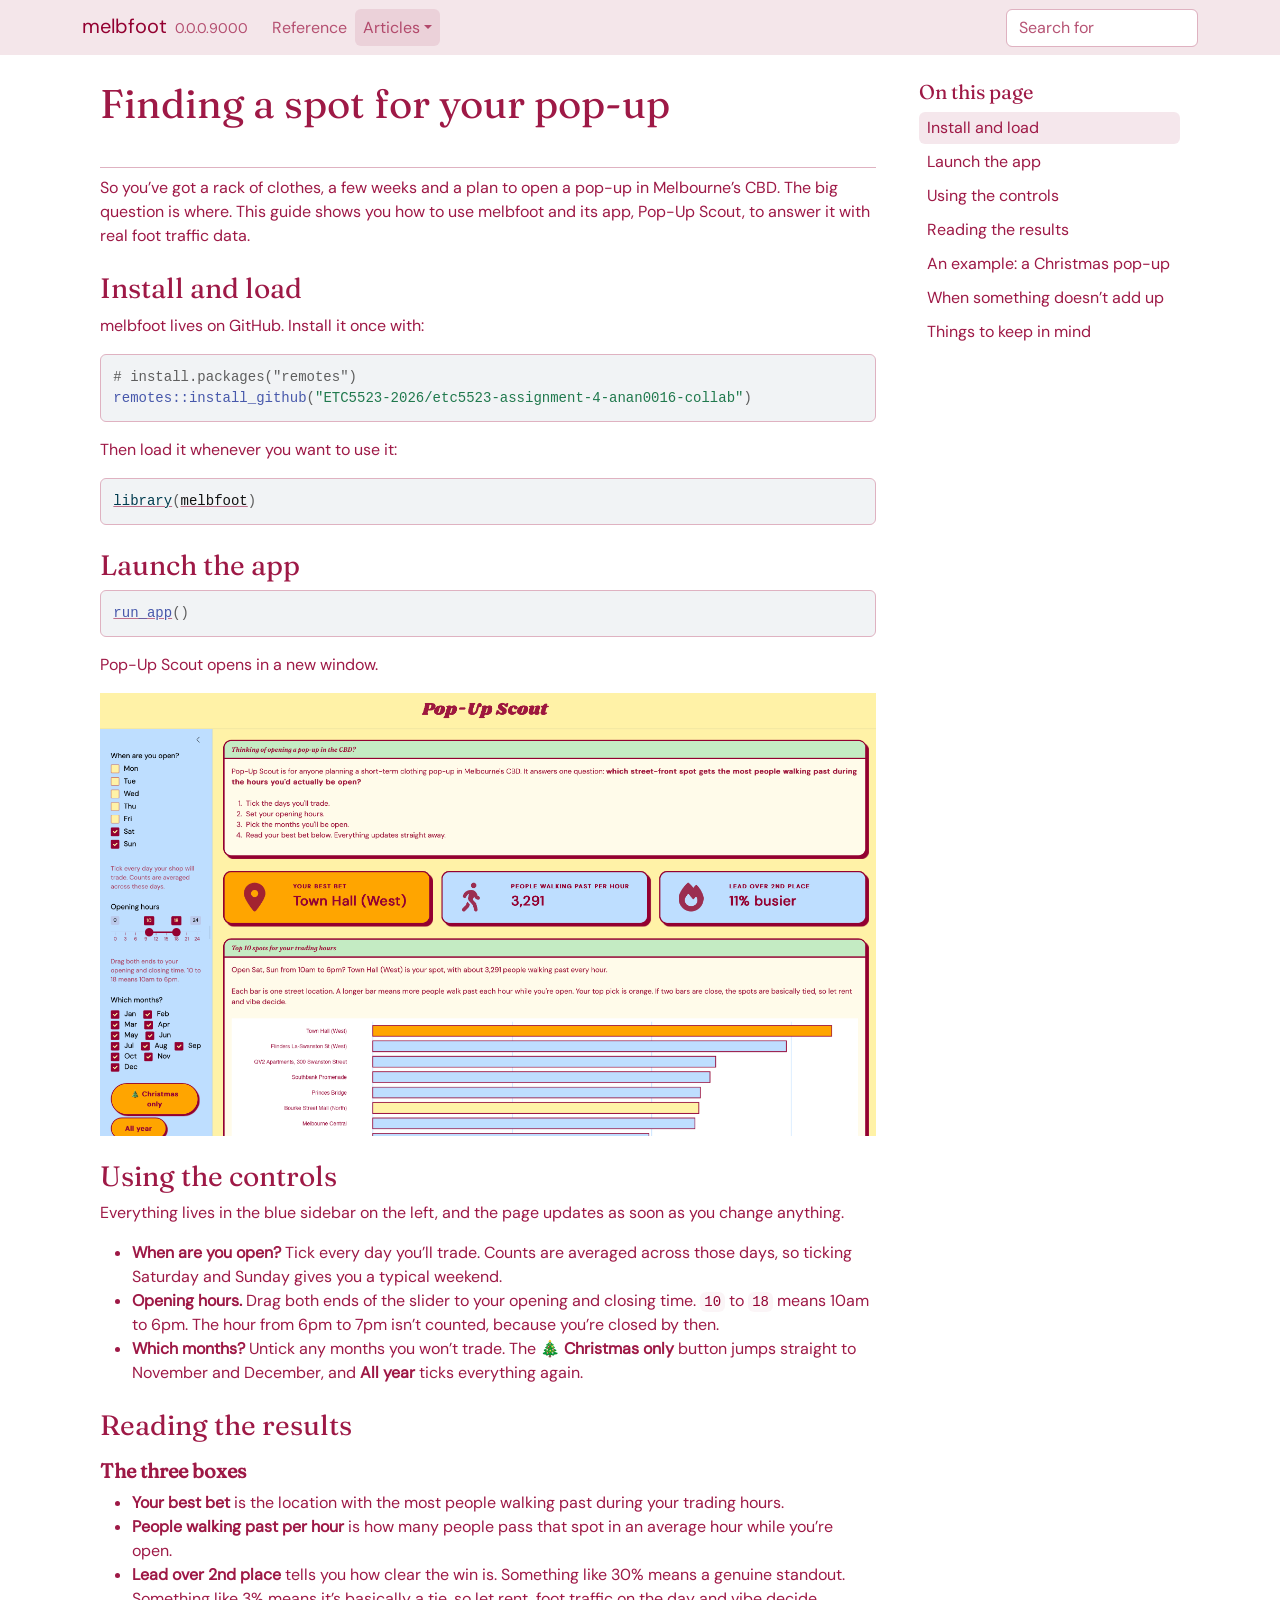
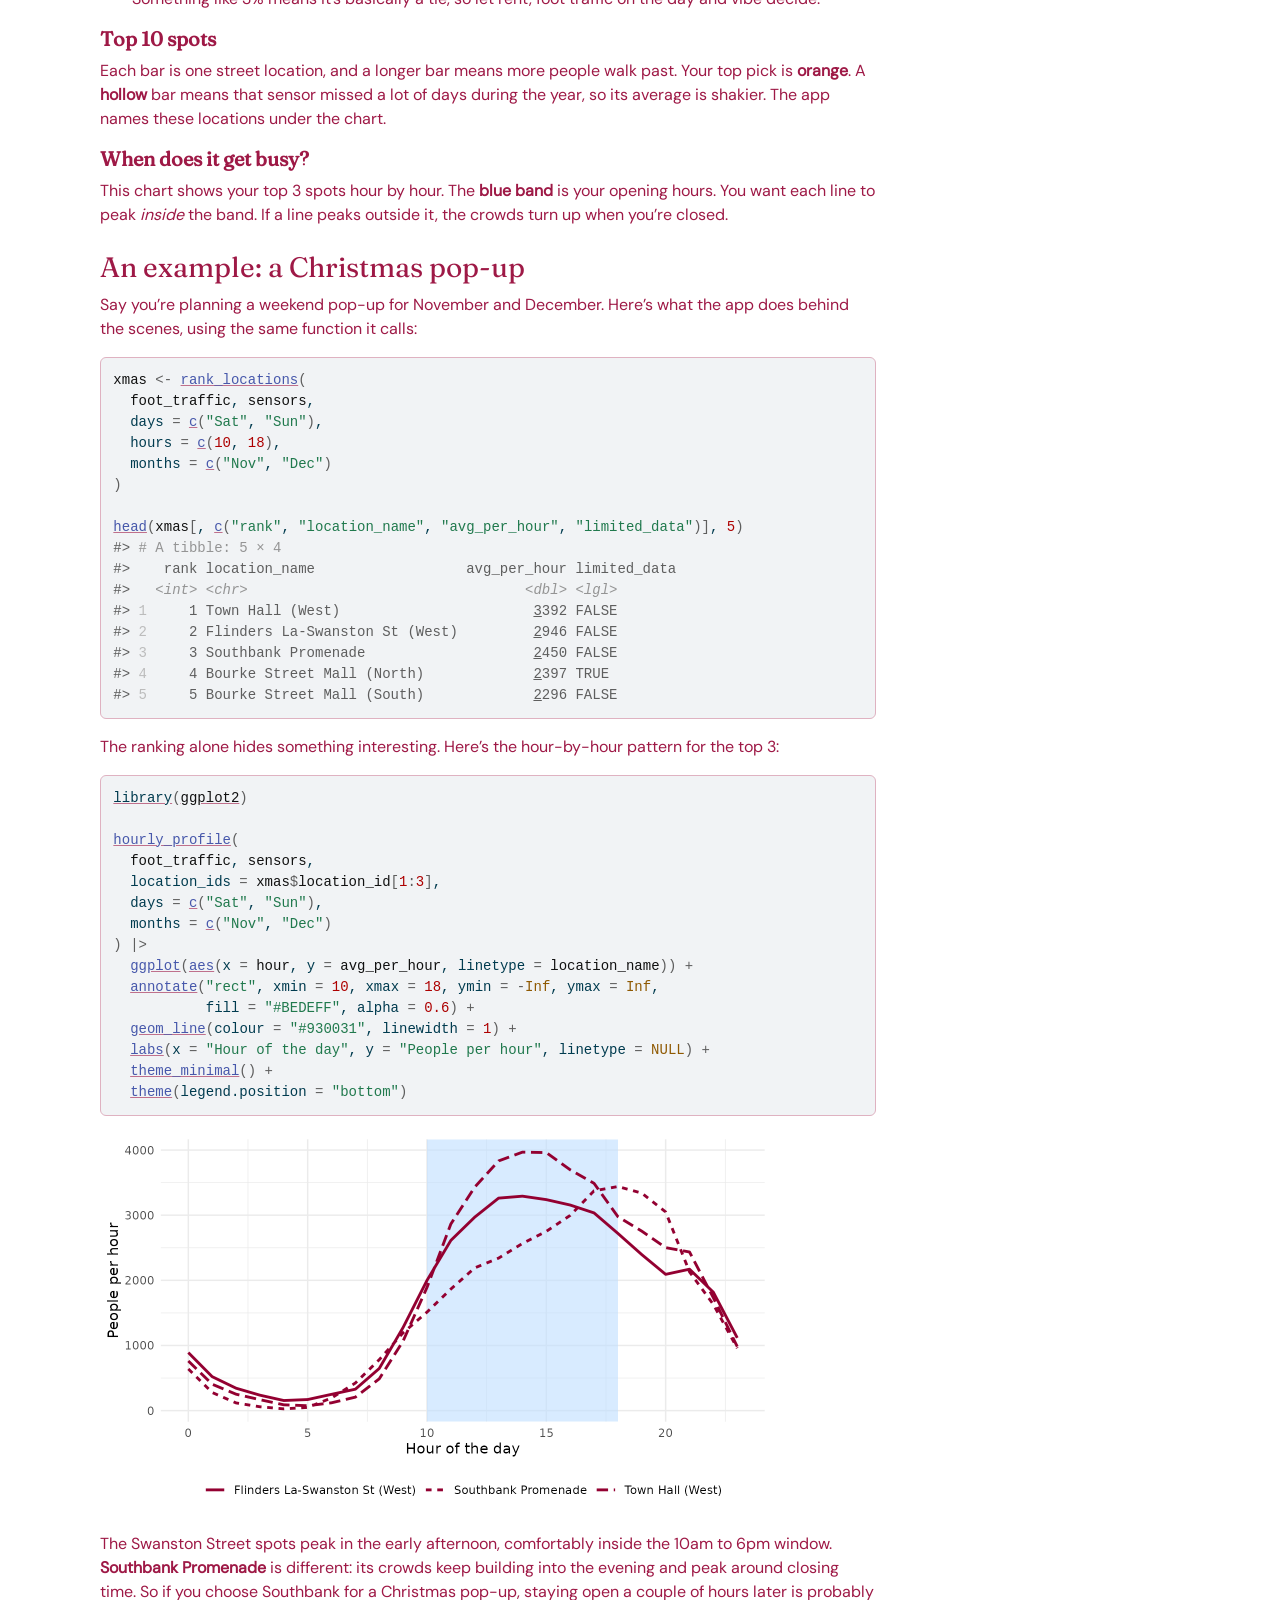
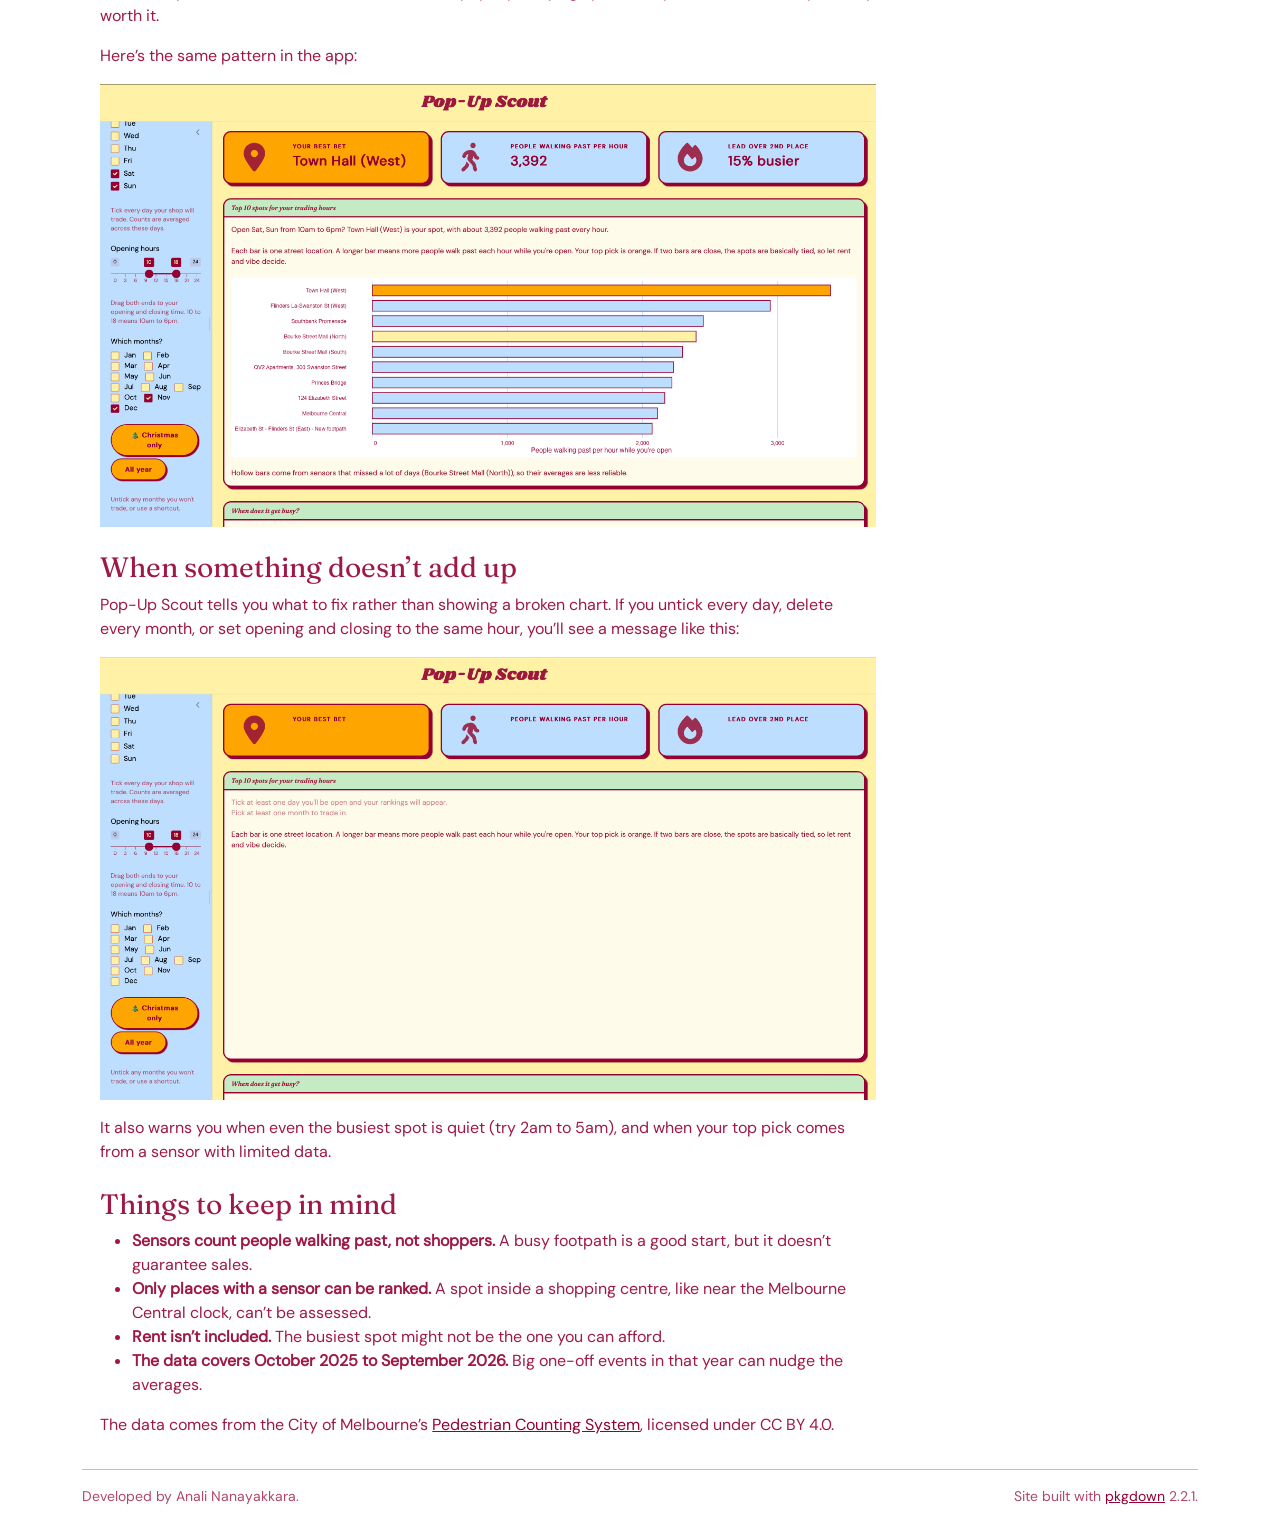
<file: articles/pop-up-scout.html>
<!DOCTYPE html>
<!-- Generated by pkgdown: do not edit by hand --><html lang="en">
<head>
<meta charset="UTF-8">
<meta http-equiv="X-UA-Compatible" content="IE=edge">
<meta name="viewport" content="width=device-width, initial-scale=1, shrink-to-fit=no">
<title>Finding a spot for your pop-up • melbfoot</title>
<script src="../deps/jquery-3.6.0/jquery-3.6.0.min.js"></script><meta name="viewport" content="width=device-width, initial-scale=1, shrink-to-fit=no">
<link href="../deps/bootstrap-5.3.8/bootstrap.min.css" rel="stylesheet">
<script src="../deps/bootstrap-5.3.8/bootstrap.bundle.min.js"></script><link href="../deps/DM_Sans-0.4.10/font.css" rel="stylesheet">
<link href="../deps/Fraunces-0.4.10/font.css" rel="stylesheet">
<link href="../deps/font-awesome-6.5.2/css/all.min.css" rel="stylesheet">
<link href="../deps/font-awesome-6.5.2/css/v4-shims.min.css" rel="stylesheet">
<script src="../deps/headroom-0.11.0/headroom.min.js"></script><script src="../deps/headroom-0.11.0/jQuery.headroom.min.js"></script><script src="../deps/bootstrap-toc-1.0.1/bootstrap-toc.min.js"></script><script src="../deps/clipboard.js-2.0.11/clipboard.min.js"></script><script src="../deps/search-1.0.0/autocomplete.jquery.min.js"></script><script src="../deps/search-1.0.0/fuse.min.js"></script><script src="../deps/search-1.0.0/mark.min.js"></script><!-- pkgdown --><script src="../pkgdown.js"></script><meta property="og:title" content="Finding a spot for your pop-up">
</head>
<body>
    <a href="#main" class="visually-hidden-focusable">Skip to contents</a>


    <nav class="navbar navbar-expand-lg fixed-top bg-light" data-bs-theme="light" aria-label="Site navigation"><div class="container">

    <a class="navbar-brand me-2" href="../index.html">melbfoot</a>

    <small class="nav-text text-muted me-auto" data-bs-toggle="tooltip" data-bs-placement="bottom" title="">0.0.0.9000</small>


    <button class="navbar-toggler" type="button" data-bs-toggle="collapse" data-bs-target="#navbar" aria-controls="navbar" aria-expanded="false" aria-label="Toggle navigation">
      <span class="navbar-toggler-icon"></span>
    </button>

    <div id="navbar" class="collapse navbar-collapse ms-3">
      <ul class="navbar-nav me-auto">
<li class="nav-item"><a class="nav-link" href="../reference/index.html">Reference</a></li>
<li class="active nav-item dropdown">
  <button class="nav-link dropdown-toggle" type="button" id="dropdown-articles" data-bs-toggle="dropdown" aria-expanded="false" aria-haspopup="true">Articles</button>
  <ul class="dropdown-menu" aria-labelledby="dropdown-articles">
<li><a class="dropdown-item" href="../articles/pop-up-scout.html">Finding a spot for your pop-up</a></li>
  </ul>
</li>
      </ul>
<ul class="navbar-nav">
<li class="nav-item"><form class="form-inline" role="search">
 <input class="form-control" type="search" name="search-input" id="search-input" autocomplete="off" aria-label="Search site" placeholder="Search for" data-search-index="../search.json">
</form></li>
      </ul>
</div>


  </div>
</nav><div class="container template-article">




<div class="row">
  <main id="main" class="col-md-9"><div class="page-header">

      <h1>Finding a spot for your pop-up</h1>
            
      

      <div class="d-none name"><code>pop-up-scout.Rmd</code></div>
    </div>

    
    
<p>So you’ve got a rack of clothes, a few weeks and a plan to open a
pop-up in Melbourne’s CBD. The big question is where. This guide shows
you how to use melbfoot and its app, Pop-Up Scout, to answer it with
real foot traffic data.</p>
<div class="section level2">
<h2 id="install-and-load">Install and load<a class="anchor" aria-label="anchor" href="#install-and-load"></a>
</h2>
<p>melbfoot lives on GitHub. Install it once with:</p>
<div class="sourceCode" id="cb1"><pre class="downlit sourceCode r">
<code class="sourceCode R"><span><span class="co"># install.packages("remotes")</span></span>
<span><span class="fu">remotes</span><span class="fu">::</span><span class="fu">install_github</span><span class="op">(</span><span class="st">"ETC5523-2026/etc5523-assignment-4-anan0016-collab"</span><span class="op">)</span></span></code></pre></div>
<p>Then load it whenever you want to use it:</p>
<div class="sourceCode" id="cb2"><pre class="downlit sourceCode r">
<code class="sourceCode R"><span><span class="kw"><a href="https://rdrr.io/r/base/library.html" class="external-link">library</a></span><span class="op">(</span><span class="va"><a href="https://etc5523-2026.github.io/etc5523-assignment-4-anan0016-collab/">melbfoot</a></span><span class="op">)</span></span></code></pre></div>
</div>
<div class="section level2">
<h2 id="launch-the-app">Launch the app<a class="anchor" aria-label="anchor" href="#launch-the-app"></a>
</h2>
<div class="sourceCode" id="cb3"><pre class="downlit sourceCode r">
<code class="sourceCode R"><span><span class="fu"><a href="../reference/run_app.html">run_app</a></span><span class="op">(</span><span class="op">)</span></span></code></pre></div>
<p>Pop-Up Scout opens in a new window.</p>
<p><img src="app-overview.png" class="r-plt" alt="Pop-Up Scout showing the best location, people per hour and a top 10 ranking" width="100%"></p>
</div>
<div class="section level2">
<h2 id="using-the-controls">Using the controls<a class="anchor" aria-label="anchor" href="#using-the-controls"></a>
</h2>
<p>Everything lives in the blue sidebar on the left, and the page
updates as soon as you change anything.</p>
<ul>
<li>
<strong>When are you open?</strong> Tick every day you’ll trade.
Counts are averaged across those days, so ticking Saturday and Sunday
gives you a typical weekend.</li>
<li>
<strong>Opening hours.</strong> Drag both ends of the slider to your
opening and closing time. <code>10</code> to <code>18</code> means 10am
to 6pm. The hour from 6pm to 7pm isn’t counted, because you’re closed by
then.</li>
<li>
<strong>Which months?</strong> Untick any months you won’t trade.
The <strong>🎄 Christmas only</strong> button jumps straight to November
and December, and <strong>All year</strong> ticks everything again.</li>
</ul>
</div>
<div class="section level2">
<h2 id="reading-the-results">Reading the results<a class="anchor" aria-label="anchor" href="#reading-the-results"></a>
</h2>
<div class="section level3">
<h3 id="the-three-boxes">The three boxes<a class="anchor" aria-label="anchor" href="#the-three-boxes"></a>
</h3>
<ul>
<li>
<strong>Your best bet</strong> is the location with the most people
walking past during your trading hours.</li>
<li>
<strong>People walking past per hour</strong> is how many people
pass that spot in an average hour while you’re open.</li>
<li>
<strong>Lead over 2nd place</strong> tells you how clear the win is.
Something like 30% means a genuine standout. Something like 3% means
it’s basically a tie, so let rent, foot traffic on the day and vibe
decide.</li>
</ul>
</div>
<div class="section level3">
<h3 id="top-10-spots">Top 10 spots<a class="anchor" aria-label="anchor" href="#top-10-spots"></a>
</h3>
<p>Each bar is one street location, and a longer bar means more people
walk past. Your top pick is <strong>orange</strong>. A
<strong>hollow</strong> bar means that sensor missed a lot of days
during the year, so its average is shakier. The app names these
locations under the chart.</p>
</div>
<div class="section level3">
<h3 id="when-does-it-get-busy">When does it get busy?<a class="anchor" aria-label="anchor" href="#when-does-it-get-busy"></a>
</h3>
<p>This chart shows your top 3 spots hour by hour. The <strong>blue
band</strong> is your opening hours. You want each line to peak
<em>inside</em> the band. If a line peaks outside it, the crowds turn up
when you’re closed.</p>
</div>
</div>
<div class="section level2">
<h2 id="an-example-a-christmas-pop-up">An example: a Christmas pop-up<a class="anchor" aria-label="anchor" href="#an-example-a-christmas-pop-up"></a>
</h2>
<p>Say you’re planning a weekend pop-up for November and December.
Here’s what the app does behind the scenes, using the same function it
calls:</p>
<div class="sourceCode" id="cb4"><pre class="downlit sourceCode r">
<code class="sourceCode R"><span><span class="va">xmas</span> <span class="op">&lt;-</span> <span class="fu"><a href="../reference/rank_locations.html">rank_locations</a></span><span class="op">(</span></span>
<span>  <span class="va">foot_traffic</span>, <span class="va">sensors</span>,</span>
<span>  days <span class="op">=</span> <span class="fu"><a href="https://rdrr.io/r/base/c.html" class="external-link">c</a></span><span class="op">(</span><span class="st">"Sat"</span>, <span class="st">"Sun"</span><span class="op">)</span>,</span>
<span>  hours <span class="op">=</span> <span class="fu"><a href="https://rdrr.io/r/base/c.html" class="external-link">c</a></span><span class="op">(</span><span class="fl">10</span>, <span class="fl">18</span><span class="op">)</span>,</span>
<span>  months <span class="op">=</span> <span class="fu"><a href="https://rdrr.io/r/base/c.html" class="external-link">c</a></span><span class="op">(</span><span class="st">"Nov"</span>, <span class="st">"Dec"</span><span class="op">)</span></span>
<span><span class="op">)</span></span>
<span></span>
<span><span class="fu"><a href="https://rdrr.io/r/utils/head.html" class="external-link">head</a></span><span class="op">(</span><span class="va">xmas</span><span class="op">[</span>, <span class="fu"><a href="https://rdrr.io/r/base/c.html" class="external-link">c</a></span><span class="op">(</span><span class="st">"rank"</span>, <span class="st">"location_name"</span>, <span class="st">"avg_per_hour"</span>, <span class="st">"limited_data"</span><span class="op">)</span><span class="op">]</span>, <span class="fl">5</span><span class="op">)</span></span>
<span><span class="co">#&gt; <span style="color: #949494;"># A tibble: 5 × 4</span></span></span>
<span><span class="co">#&gt;    rank location_name                  avg_per_hour limited_data</span></span>
<span><span class="co">#&gt;   <span style="color: #949494; font-style: italic;">&lt;int&gt;</span> <span style="color: #949494; font-style: italic;">&lt;chr&gt;</span>                                 <span style="color: #949494; font-style: italic;">&lt;dbl&gt;</span> <span style="color: #949494; font-style: italic;">&lt;lgl&gt;</span>       </span></span>
<span><span class="co">#&gt; <span style="color: #BCBCBC;">1</span>     1 Town Hall (West)                       <span style="text-decoration: underline;">3</span>392 FALSE       </span></span>
<span><span class="co">#&gt; <span style="color: #BCBCBC;">2</span>     2 Flinders La-Swanston St (West)         <span style="text-decoration: underline;">2</span>946 FALSE       </span></span>
<span><span class="co">#&gt; <span style="color: #BCBCBC;">3</span>     3 Southbank Promenade                    <span style="text-decoration: underline;">2</span>450 FALSE       </span></span>
<span><span class="co">#&gt; <span style="color: #BCBCBC;">4</span>     4 Bourke Street Mall (North)             <span style="text-decoration: underline;">2</span>397 TRUE        </span></span>
<span><span class="co">#&gt; <span style="color: #BCBCBC;">5</span>     5 Bourke Street Mall (South)             <span style="text-decoration: underline;">2</span>296 FALSE</span></span></code></pre></div>
<p>The ranking alone hides something interesting. Here’s the
hour-by-hour pattern for the top 3:</p>
<div class="sourceCode" id="cb5"><pre class="downlit sourceCode r">
<code class="sourceCode R"><span><span class="kw"><a href="https://rdrr.io/r/base/library.html" class="external-link">library</a></span><span class="op">(</span><span class="va"><a href="https://ggplot2.tidyverse.org" class="external-link">ggplot2</a></span><span class="op">)</span></span>
<span></span>
<span><span class="fu"><a href="../reference/hourly_profile.html">hourly_profile</a></span><span class="op">(</span></span>
<span>  <span class="va">foot_traffic</span>, <span class="va">sensors</span>,</span>
<span>  location_ids <span class="op">=</span> <span class="va">xmas</span><span class="op">$</span><span class="va">location_id</span><span class="op">[</span><span class="fl">1</span><span class="op">:</span><span class="fl">3</span><span class="op">]</span>,</span>
<span>  days <span class="op">=</span> <span class="fu"><a href="https://rdrr.io/r/base/c.html" class="external-link">c</a></span><span class="op">(</span><span class="st">"Sat"</span>, <span class="st">"Sun"</span><span class="op">)</span>,</span>
<span>  months <span class="op">=</span> <span class="fu"><a href="https://rdrr.io/r/base/c.html" class="external-link">c</a></span><span class="op">(</span><span class="st">"Nov"</span>, <span class="st">"Dec"</span><span class="op">)</span></span>
<span><span class="op">)</span> <span class="op">|&gt;</span></span>
<span>  <span class="fu"><a href="https://ggplot2.tidyverse.org/reference/ggplot.html" class="external-link">ggplot</a></span><span class="op">(</span><span class="fu"><a href="https://ggplot2.tidyverse.org/reference/aes.html" class="external-link">aes</a></span><span class="op">(</span>x <span class="op">=</span> <span class="va">hour</span>, y <span class="op">=</span> <span class="va">avg_per_hour</span>, linetype <span class="op">=</span> <span class="va">location_name</span><span class="op">)</span><span class="op">)</span> <span class="op">+</span></span>
<span>  <span class="fu"><a href="https://ggplot2.tidyverse.org/reference/annotate.html" class="external-link">annotate</a></span><span class="op">(</span><span class="st">"rect"</span>, xmin <span class="op">=</span> <span class="fl">10</span>, xmax <span class="op">=</span> <span class="fl">18</span>, ymin <span class="op">=</span> <span class="op">-</span><span class="cn">Inf</span>, ymax <span class="op">=</span> <span class="cn">Inf</span>,</span>
<span>           fill <span class="op">=</span> <span class="st">"#BEDEFF"</span>, alpha <span class="op">=</span> <span class="fl">0.6</span><span class="op">)</span> <span class="op">+</span></span>
<span>  <span class="fu"><a href="https://ggplot2.tidyverse.org/reference/geom_path.html" class="external-link">geom_line</a></span><span class="op">(</span>colour <span class="op">=</span> <span class="st">"#930031"</span>, linewidth <span class="op">=</span> <span class="fl">1</span><span class="op">)</span> <span class="op">+</span></span>
<span>  <span class="fu"><a href="https://ggplot2.tidyverse.org/reference/labs.html" class="external-link">labs</a></span><span class="op">(</span>x <span class="op">=</span> <span class="st">"Hour of the day"</span>, y <span class="op">=</span> <span class="st">"People per hour"</span>, linetype <span class="op">=</span> <span class="cn">NULL</span><span class="op">)</span> <span class="op">+</span></span>
<span>  <span class="fu"><a href="https://ggplot2.tidyverse.org/reference/ggtheme.html" class="external-link">theme_minimal</a></span><span class="op">(</span><span class="op">)</span> <span class="op">+</span></span>
<span>  <span class="fu"><a href="https://ggplot2.tidyverse.org/reference/theme.html" class="external-link">theme</a></span><span class="op">(</span>legend.position <span class="op">=</span> <span class="st">"bottom"</span><span class="op">)</span></span></code></pre></div>
<p><img src="pop-up-scout_files/figure-html/unnamed-chunk-7-1.png" class="r-plt" alt="Hourly foot traffic for the top three Christmas weekend locations" width="672"></p>
<p>The Swanston Street spots peak in the early afternoon, comfortably
inside the 10am to 6pm window. <strong>Southbank Promenade</strong> is
different: its crowds keep building into the evening and peak around
closing time. So if you choose Southbank for a Christmas pop-up, staying
open a couple of hours later is probably worth it.</p>
<p>Here’s the same pattern in the app:</p>
<p><img src="app-christmas.png" class="r-plt" alt="Pop-Up Scout hour-by-hour chart for Christmas weekends" width="100%"></p>
</div>
<div class="section level2">
<h2 id="when-something-doesnt-add-up">When something doesn’t add up<a class="anchor" aria-label="anchor" href="#when-something-doesnt-add-up"></a>
</h2>
<p>Pop-Up Scout tells you what to fix rather than showing a broken
chart. If you untick every day, delete every month, or set opening and
closing to the same hour, you’ll see a message like this:</p>
<p><img src="app-empty.png" class="r-plt" alt="Pop-Up Scout asking the user to tick at least one day" width="100%"></p>
<p>It also warns you when even the busiest spot is quiet (try 2am to
5am), and when your top pick comes from a sensor with limited data.</p>
</div>
<div class="section level2">
<h2 id="things-to-keep-in-mind">Things to keep in mind<a class="anchor" aria-label="anchor" href="#things-to-keep-in-mind"></a>
</h2>
<ul>
<li>
<strong>Sensors count people walking past, not shoppers.</strong> A
busy footpath is a good start, but it doesn’t guarantee sales.</li>
<li>
<strong>Only places with a sensor can be ranked.</strong> A spot
inside a shopping centre, like near the Melbourne Central clock, can’t
be assessed.</li>
<li>
<strong>Rent isn’t included.</strong> The busiest spot might not be
the one you can afford.</li>
<li>
<strong>The data covers October 2025 to September 2026.</strong> Big
one-off events in that year can nudge the averages.</li>
</ul>
<p>The data comes from the City of Melbourne’s <a href="https://data.melbourne.vic.gov.au/explore/dataset/pedestrian-counting-system-monthly-counts-per-hour/" class="external-link">Pedestrian
Counting System</a>, licensed under CC BY 4.0.</p>
</div>
  </main><aside class="col-md-3"><nav id="toc" aria-label="Table of contents"><h2>On this page</h2>
    </nav></aside>
</div>



    <footer><div class="pkgdown-footer-left">
  <p>Developed by Anali Nanayakkara.</p>
</div>

<div class="pkgdown-footer-right">
  <p>Site built with <a href="https://pkgdown.r-lib.org/" class="external-link">pkgdown</a> 2.2.1.</p>
</div>

    </footer>
</div>





  </body>
</html>
</file>
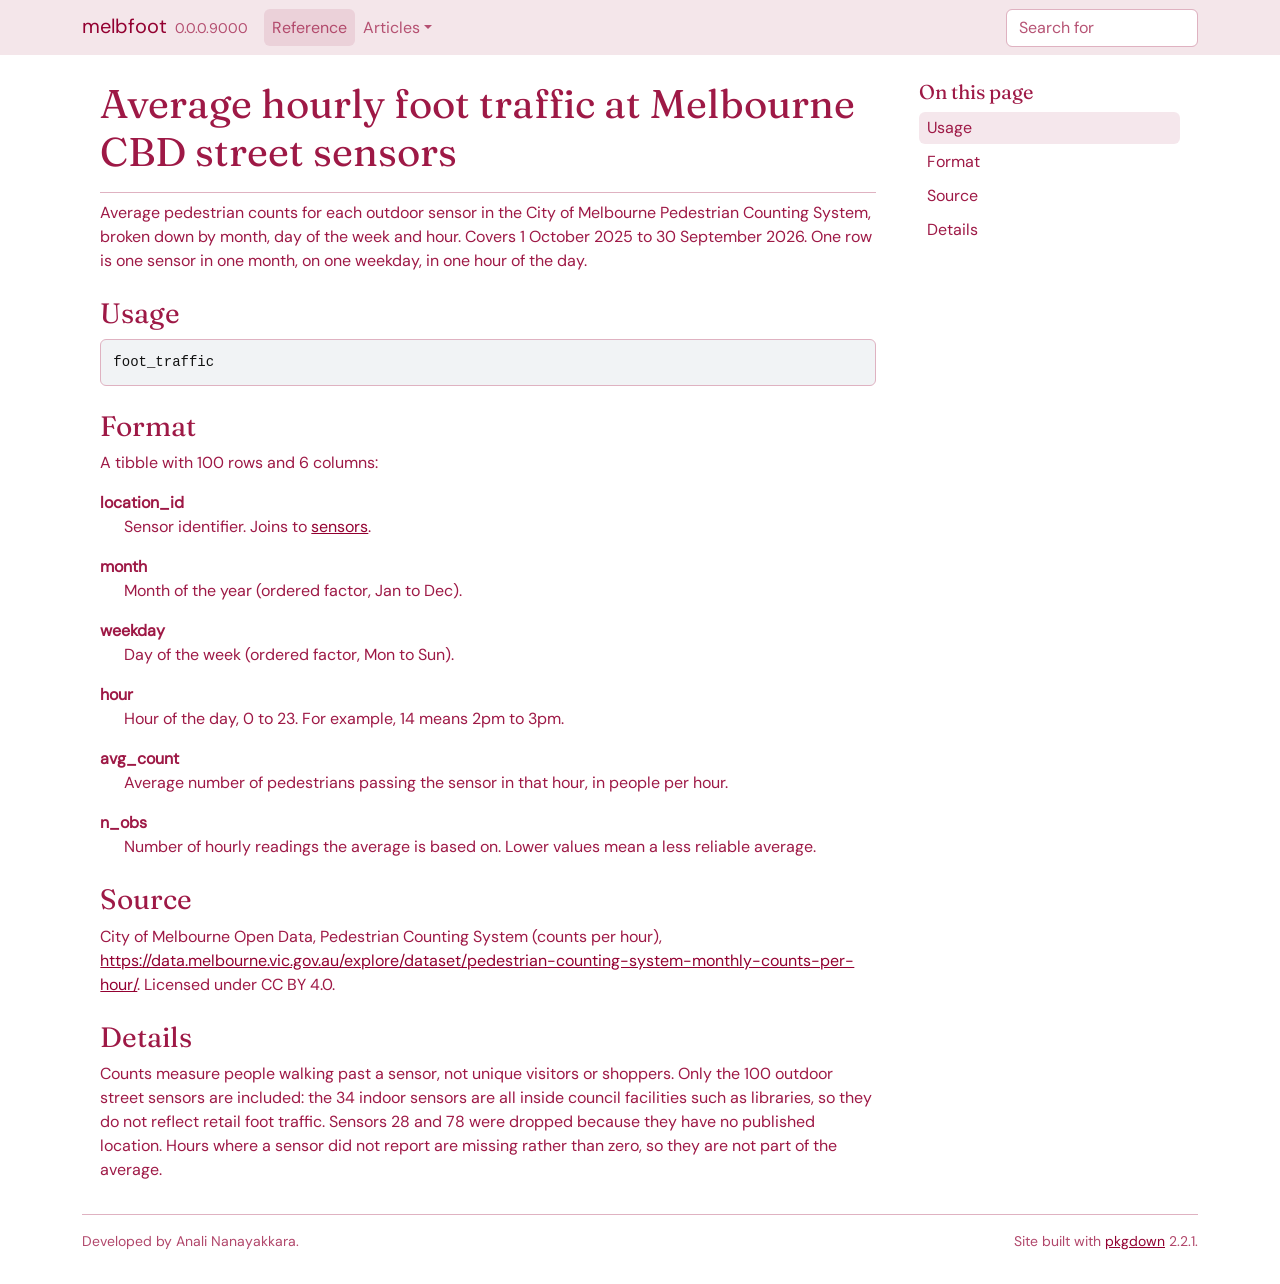
<file: reference/foot_traffic.html>
<!DOCTYPE html>
<!-- Generated by pkgdown: do not edit by hand --><html lang="en"><head><meta charset="UTF-8"><meta http-equiv="X-UA-Compatible" content="IE=edge"><meta name="viewport" content="width=device-width, initial-scale=1, shrink-to-fit=no"><title>Average hourly foot traffic at Melbourne CBD street sensors — foot_traffic • melbfoot</title><script src="../deps/jquery-3.6.0/jquery-3.6.0.min.js"></script><meta name="viewport" content="width=device-width, initial-scale=1, shrink-to-fit=no"><link href="../deps/bootstrap-5.3.8/bootstrap.min.css" rel="stylesheet"><script src="../deps/bootstrap-5.3.8/bootstrap.bundle.min.js"></script><link href="../deps/DM_Sans-0.4.10/font.css" rel="stylesheet"><link href="../deps/Fraunces-0.4.10/font.css" rel="stylesheet"><link href="../deps/font-awesome-6.5.2/css/all.min.css" rel="stylesheet"><link href="../deps/font-awesome-6.5.2/css/v4-shims.min.css" rel="stylesheet"><script src="../deps/headroom-0.11.0/headroom.min.js"></script><script src="../deps/headroom-0.11.0/jQuery.headroom.min.js"></script><script src="../deps/bootstrap-toc-1.0.1/bootstrap-toc.min.js"></script><script src="../deps/clipboard.js-2.0.11/clipboard.min.js"></script><script src="../deps/search-1.0.0/autocomplete.jquery.min.js"></script><script src="../deps/search-1.0.0/fuse.min.js"></script><script src="../deps/search-1.0.0/mark.min.js"></script><!-- pkgdown --><script src="../pkgdown.js"></script><meta property="og:title" content="Average hourly foot traffic at Melbourne CBD street sensors — foot_traffic"><meta name="description" content="Average pedestrian counts for each outdoor sensor in the City of Melbourne
Pedestrian Counting System, broken down by month, day of the week and hour.
Covers 1 October 2025 to 30 September 2026. One row is one sensor in one
month, on one weekday, in one hour of the day."><meta property="og:description" content="Average pedestrian counts for each outdoor sensor in the City of Melbourne
Pedestrian Counting System, broken down by month, day of the week and hour.
Covers 1 October 2025 to 30 September 2026. One row is one sensor in one
month, on one weekday, in one hour of the day."></head><body>
    <a href="#main" class="visually-hidden-focusable">Skip to contents</a>


    <nav class="navbar navbar-expand-lg fixed-top bg-light" data-bs-theme="light" aria-label="Site navigation"><div class="container">

    <a class="navbar-brand me-2" href="../index.html">melbfoot</a>

    <small class="nav-text text-muted me-auto" data-bs-toggle="tooltip" data-bs-placement="bottom" title="">0.0.0.9000</small>


    <button class="navbar-toggler" type="button" data-bs-toggle="collapse" data-bs-target="#navbar" aria-controls="navbar" aria-expanded="false" aria-label="Toggle navigation">
      <span class="navbar-toggler-icon"></span>
    </button>

    <div id="navbar" class="collapse navbar-collapse ms-3">
      <ul class="navbar-nav me-auto"><li class="active nav-item"><a class="nav-link" href="../reference/index.html">Reference</a></li>
<li class="nav-item dropdown">
  <button class="nav-link dropdown-toggle" type="button" id="dropdown-articles" data-bs-toggle="dropdown" aria-expanded="false" aria-haspopup="true">Articles</button>
  <ul class="dropdown-menu" aria-labelledby="dropdown-articles"><li><a class="dropdown-item" href="../articles/pop-up-scout.html">Finding a spot for your pop-up</a></li>
  </ul></li>
      </ul><ul class="navbar-nav"><li class="nav-item"><form class="form-inline" role="search">
 <input class="form-control" type="search" name="search-input" id="search-input" autocomplete="off" aria-label="Search site" placeholder="Search for" data-search-index="../search.json"></form></li>
      </ul></div>


  </div>
</nav><div class="container template-reference-topic">
<div class="row">
  <main id="main" class="col-md-9"><div class="page-header">

      <h1>Average hourly foot traffic at Melbourne CBD street sensors</h1>

      <div class="d-none name"><code>foot_traffic.Rd</code></div>
    </div>

    <div class="ref-description section level2">
    <p>Average pedestrian counts for each outdoor sensor in the City of Melbourne
Pedestrian Counting System, broken down by month, day of the week and hour.
Covers 1 October 2025 to 30 September 2026. One row is one sensor in one
month, on one weekday, in one hour of the day.</p>
    </div>

    <div class="section level2">
    <h2 id="ref-usage">Usage<a class="anchor" aria-label="anchor" href="#ref-usage"></a></h2>
    <div class="sourceCode"><pre class="sourceCode r"><code><span><span class="va">foot_traffic</span></span></code></pre></div>
    </div>

    <div class="section level2">
    <h2 id="format">Format<a class="anchor" aria-label="anchor" href="#format"></a></h2>
    <p>A tibble with 100 rows and 6 columns:</p><dl><dt>location_id</dt>
<dd><p>Sensor identifier. Joins to <a href="sensors.html">sensors</a>.</p></dd>

<dt>month</dt>
<dd><p>Month of the year (ordered factor, Jan to Dec).</p></dd>

<dt>weekday</dt>
<dd><p>Day of the week (ordered factor, Mon to Sun).</p></dd>

<dt>hour</dt>
<dd><p>Hour of the day, 0 to 23. For example, 14 means 2pm to 3pm.</p></dd>

<dt>avg_count</dt>
<dd><p>Average number of pedestrians passing the sensor in that
hour, in people per hour.</p></dd>

<dt>n_obs</dt>
<dd><p>Number of hourly readings the average is based on. Lower
values mean a less reliable average.</p></dd>


</dl></div>
    <div class="section level2">
    <h2 id="source">Source<a class="anchor" aria-label="anchor" href="#source"></a></h2>
    <p>City of Melbourne Open Data, Pedestrian Counting System (counts per
hour), <a href="https://data.melbourne.vic.gov.au/explore/dataset/pedestrian-counting-system-monthly-counts-per-hour/" class="external-link">https://data.melbourne.vic.gov.au/explore/dataset/pedestrian-counting-system-monthly-counts-per-hour/</a>.
Licensed under CC BY 4.0.</p>
    </div>
    <div class="section level2">
    <h2 id="details">Details<a class="anchor" aria-label="anchor" href="#details"></a></h2>
    <p>Counts measure people walking past a sensor, not unique visitors
or shoppers. Only the 100 outdoor street sensors are included: the 34
indoor sensors are all inside council facilities such as libraries, so
they do not reflect retail foot traffic. Sensors 28 and 78 were dropped
because they have no published location. Hours where a sensor did not
report are missing rather than zero, so they are not part of the average.</p>
    </div>

  </main><aside class="col-md-3"><nav id="toc" aria-label="Table of contents"><h2>On this page</h2>
    </nav></aside></div>


    <footer><div class="pkgdown-footer-left">
  <p>Developed by Anali Nanayakkara.</p>
</div>

<div class="pkgdown-footer-right">
  <p>Site built with <a href="https://pkgdown.r-lib.org/" class="external-link">pkgdown</a> 2.2.1.</p>
</div>

    </footer></div>





  </body></html>
</file>
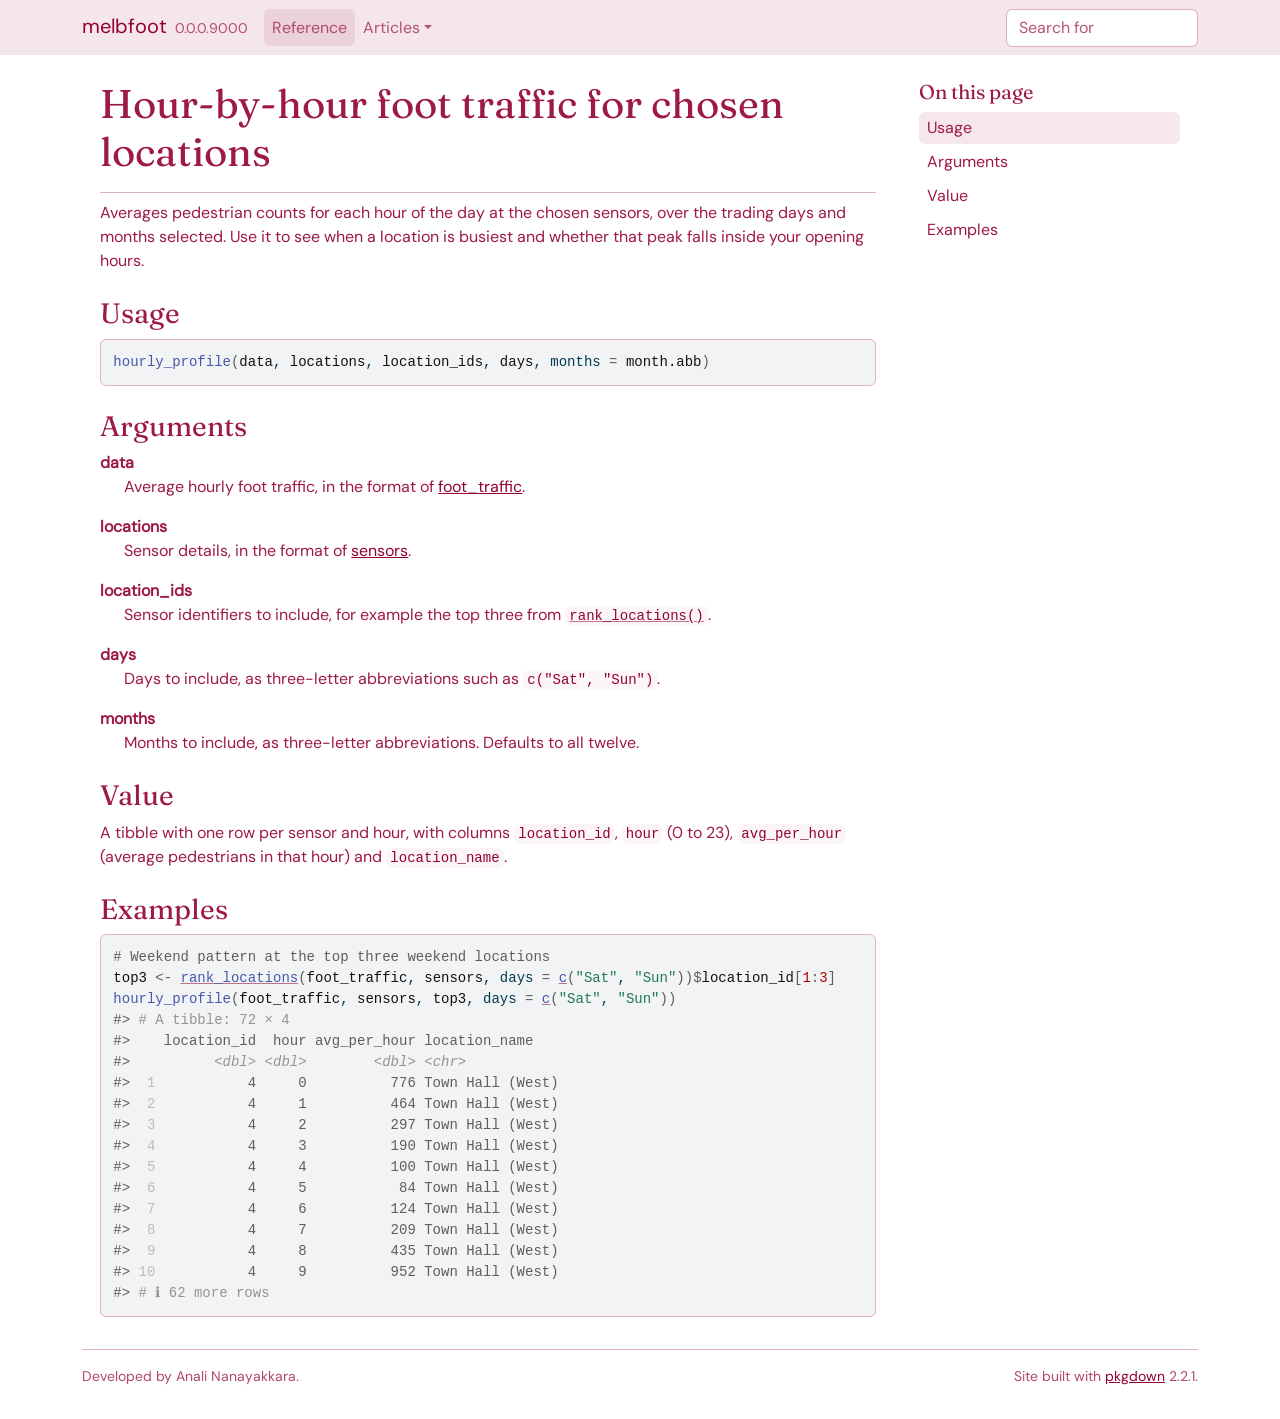
<file: reference/hourly_profile.html>
<!DOCTYPE html>
<!-- Generated by pkgdown: do not edit by hand --><html lang="en"><head><meta charset="UTF-8"><meta http-equiv="X-UA-Compatible" content="IE=edge"><meta name="viewport" content="width=device-width, initial-scale=1, shrink-to-fit=no"><title>Hour-by-hour foot traffic for chosen locations — hourly_profile • melbfoot</title><script src="../deps/jquery-3.6.0/jquery-3.6.0.min.js"></script><meta name="viewport" content="width=device-width, initial-scale=1, shrink-to-fit=no"><link href="../deps/bootstrap-5.3.8/bootstrap.min.css" rel="stylesheet"><script src="../deps/bootstrap-5.3.8/bootstrap.bundle.min.js"></script><link href="../deps/DM_Sans-0.4.10/font.css" rel="stylesheet"><link href="../deps/Fraunces-0.4.10/font.css" rel="stylesheet"><link href="../deps/font-awesome-6.5.2/css/all.min.css" rel="stylesheet"><link href="../deps/font-awesome-6.5.2/css/v4-shims.min.css" rel="stylesheet"><script src="../deps/headroom-0.11.0/headroom.min.js"></script><script src="../deps/headroom-0.11.0/jQuery.headroom.min.js"></script><script src="../deps/bootstrap-toc-1.0.1/bootstrap-toc.min.js"></script><script src="../deps/clipboard.js-2.0.11/clipboard.min.js"></script><script src="../deps/search-1.0.0/autocomplete.jquery.min.js"></script><script src="../deps/search-1.0.0/fuse.min.js"></script><script src="../deps/search-1.0.0/mark.min.js"></script><!-- pkgdown --><script src="../pkgdown.js"></script><meta property="og:title" content="Hour-by-hour foot traffic for chosen locations — hourly_profile"><meta name="description" content="Averages pedestrian counts for each hour of the day at the chosen sensors,
over the trading days and months selected. Use it to see when a location
is busiest and whether that peak falls inside your opening hours."><meta property="og:description" content="Averages pedestrian counts for each hour of the day at the chosen sensors,
over the trading days and months selected. Use it to see when a location
is busiest and whether that peak falls inside your opening hours."></head><body>
    <a href="#main" class="visually-hidden-focusable">Skip to contents</a>


    <nav class="navbar navbar-expand-lg fixed-top bg-light" data-bs-theme="light" aria-label="Site navigation"><div class="container">

    <a class="navbar-brand me-2" href="../index.html">melbfoot</a>

    <small class="nav-text text-muted me-auto" data-bs-toggle="tooltip" data-bs-placement="bottom" title="">0.0.0.9000</small>


    <button class="navbar-toggler" type="button" data-bs-toggle="collapse" data-bs-target="#navbar" aria-controls="navbar" aria-expanded="false" aria-label="Toggle navigation">
      <span class="navbar-toggler-icon"></span>
    </button>

    <div id="navbar" class="collapse navbar-collapse ms-3">
      <ul class="navbar-nav me-auto"><li class="active nav-item"><a class="nav-link" href="../reference/index.html">Reference</a></li>
<li class="nav-item dropdown">
  <button class="nav-link dropdown-toggle" type="button" id="dropdown-articles" data-bs-toggle="dropdown" aria-expanded="false" aria-haspopup="true">Articles</button>
  <ul class="dropdown-menu" aria-labelledby="dropdown-articles"><li><a class="dropdown-item" href="../articles/pop-up-scout.html">Finding a spot for your pop-up</a></li>
  </ul></li>
      </ul><ul class="navbar-nav"><li class="nav-item"><form class="form-inline" role="search">
 <input class="form-control" type="search" name="search-input" id="search-input" autocomplete="off" aria-label="Search site" placeholder="Search for" data-search-index="../search.json"></form></li>
      </ul></div>


  </div>
</nav><div class="container template-reference-topic">
<div class="row">
  <main id="main" class="col-md-9"><div class="page-header">

      <h1>Hour-by-hour foot traffic for chosen locations</h1>

      <div class="d-none name"><code>hourly_profile.Rd</code></div>
    </div>

    <div class="ref-description section level2">
    <p>Averages pedestrian counts for each hour of the day at the chosen sensors,
over the trading days and months selected. Use it to see when a location
is busiest and whether that peak falls inside your opening hours.</p>
    </div>

    <div class="section level2">
    <h2 id="ref-usage">Usage<a class="anchor" aria-label="anchor" href="#ref-usage"></a></h2>
    <div class="sourceCode"><pre class="sourceCode r"><code><span><span class="fu">hourly_profile</span><span class="op">(</span><span class="va">data</span>, <span class="va">locations</span>, <span class="va">location_ids</span>, <span class="va">days</span>, months <span class="op">=</span> <span class="va">month.abb</span><span class="op">)</span></span></code></pre></div>
    </div>

    <div class="section level2">
    <h2 id="arguments">Arguments<a class="anchor" aria-label="anchor" href="#arguments"></a></h2>


<dl><dt id="arg-data">data<a class="anchor" aria-label="anchor" href="#arg-data"></a></dt>
<dd><p>Average hourly foot traffic, in the format of <a href="foot_traffic.html">foot_traffic</a>.</p></dd>


<dt id="arg-locations">locations<a class="anchor" aria-label="anchor" href="#arg-locations"></a></dt>
<dd><p>Sensor details, in the format of <a href="sensors.html">sensors</a>.</p></dd>


<dt id="arg-location-ids">location_ids<a class="anchor" aria-label="anchor" href="#arg-location-ids"></a></dt>
<dd><p>Sensor identifiers to include, for example the top
three from <code><a href="rank_locations.html">rank_locations()</a></code>.</p></dd>


<dt id="arg-days">days<a class="anchor" aria-label="anchor" href="#arg-days"></a></dt>
<dd><p>Days to include, as three-letter abbreviations such as
<code>c("Sat", "Sun")</code>.</p></dd>


<dt id="arg-months">months<a class="anchor" aria-label="anchor" href="#arg-months"></a></dt>
<dd><p>Months to include, as three-letter abbreviations. Defaults to
all twelve.</p></dd>

</dl></div>
    <div class="section level2">
    <h2 id="value">Value<a class="anchor" aria-label="anchor" href="#value"></a></h2>
    <p>A tibble with one row per sensor and hour, with columns
<code>location_id</code>, <code>hour</code> (0 to 23), <code>avg_per_hour</code> (average pedestrians in
that hour) and <code>location_name</code>.</p>
    </div>

    <div class="section level2">
    <h2 id="ref-examples">Examples<a class="anchor" aria-label="anchor" href="#ref-examples"></a></h2>
    <div class="sourceCode"><pre class="sourceCode r"><code><span class="r-in"><span><span class="co"># Weekend pattern at the top three weekend locations</span></span></span>
<span class="r-in"><span><span class="va">top3</span> <span class="op">&lt;-</span> <span class="fu"><a href="rank_locations.html">rank_locations</a></span><span class="op">(</span><span class="va">foot_traffic</span>, <span class="va">sensors</span>, days <span class="op">=</span> <span class="fu"><a href="https://rdrr.io/r/base/c.html" class="external-link">c</a></span><span class="op">(</span><span class="st">"Sat"</span>, <span class="st">"Sun"</span><span class="op">)</span><span class="op">)</span><span class="op">$</span><span class="va">location_id</span><span class="op">[</span><span class="fl">1</span><span class="op">:</span><span class="fl">3</span><span class="op">]</span></span></span>
<span class="r-in"><span><span class="fu">hourly_profile</span><span class="op">(</span><span class="va">foot_traffic</span>, <span class="va">sensors</span>, <span class="va">top3</span>, days <span class="op">=</span> <span class="fu"><a href="https://rdrr.io/r/base/c.html" class="external-link">c</a></span><span class="op">(</span><span class="st">"Sat"</span>, <span class="st">"Sun"</span><span class="op">)</span><span class="op">)</span></span></span>
<span class="r-out co"><span class="r-pr">#&gt;</span> <span style="color: #949494;"># A tibble: 72 × 4</span></span>
<span class="r-out co"><span class="r-pr">#&gt;</span>    location_id  hour avg_per_hour location_name   </span>
<span class="r-out co"><span class="r-pr">#&gt;</span>          <span style="color: #949494; font-style: italic;">&lt;dbl&gt;</span> <span style="color: #949494; font-style: italic;">&lt;dbl&gt;</span>        <span style="color: #949494; font-style: italic;">&lt;dbl&gt;</span> <span style="color: #949494; font-style: italic;">&lt;chr&gt;</span>           </span>
<span class="r-out co"><span class="r-pr">#&gt;</span> <span style="color: #BCBCBC;"> 1</span>           4     0          776 Town Hall (West)</span>
<span class="r-out co"><span class="r-pr">#&gt;</span> <span style="color: #BCBCBC;"> 2</span>           4     1          464 Town Hall (West)</span>
<span class="r-out co"><span class="r-pr">#&gt;</span> <span style="color: #BCBCBC;"> 3</span>           4     2          297 Town Hall (West)</span>
<span class="r-out co"><span class="r-pr">#&gt;</span> <span style="color: #BCBCBC;"> 4</span>           4     3          190 Town Hall (West)</span>
<span class="r-out co"><span class="r-pr">#&gt;</span> <span style="color: #BCBCBC;"> 5</span>           4     4          100 Town Hall (West)</span>
<span class="r-out co"><span class="r-pr">#&gt;</span> <span style="color: #BCBCBC;"> 6</span>           4     5           84 Town Hall (West)</span>
<span class="r-out co"><span class="r-pr">#&gt;</span> <span style="color: #BCBCBC;"> 7</span>           4     6          124 Town Hall (West)</span>
<span class="r-out co"><span class="r-pr">#&gt;</span> <span style="color: #BCBCBC;"> 8</span>           4     7          209 Town Hall (West)</span>
<span class="r-out co"><span class="r-pr">#&gt;</span> <span style="color: #BCBCBC;"> 9</span>           4     8          435 Town Hall (West)</span>
<span class="r-out co"><span class="r-pr">#&gt;</span> <span style="color: #BCBCBC;">10</span>           4     9          952 Town Hall (West)</span>
<span class="r-out co"><span class="r-pr">#&gt;</span> <span style="color: #949494;"># ℹ 62 more rows</span></span>
</code></pre></div>
    </div>
  </main><aside class="col-md-3"><nav id="toc" aria-label="Table of contents"><h2>On this page</h2>
    </nav></aside></div>


    <footer><div class="pkgdown-footer-left">
  <p>Developed by Anali Nanayakkara.</p>
</div>

<div class="pkgdown-footer-right">
  <p>Site built with <a href="https://pkgdown.r-lib.org/" class="external-link">pkgdown</a> 2.2.1.</p>
</div>

    </footer></div>





  </body></html>
</file>
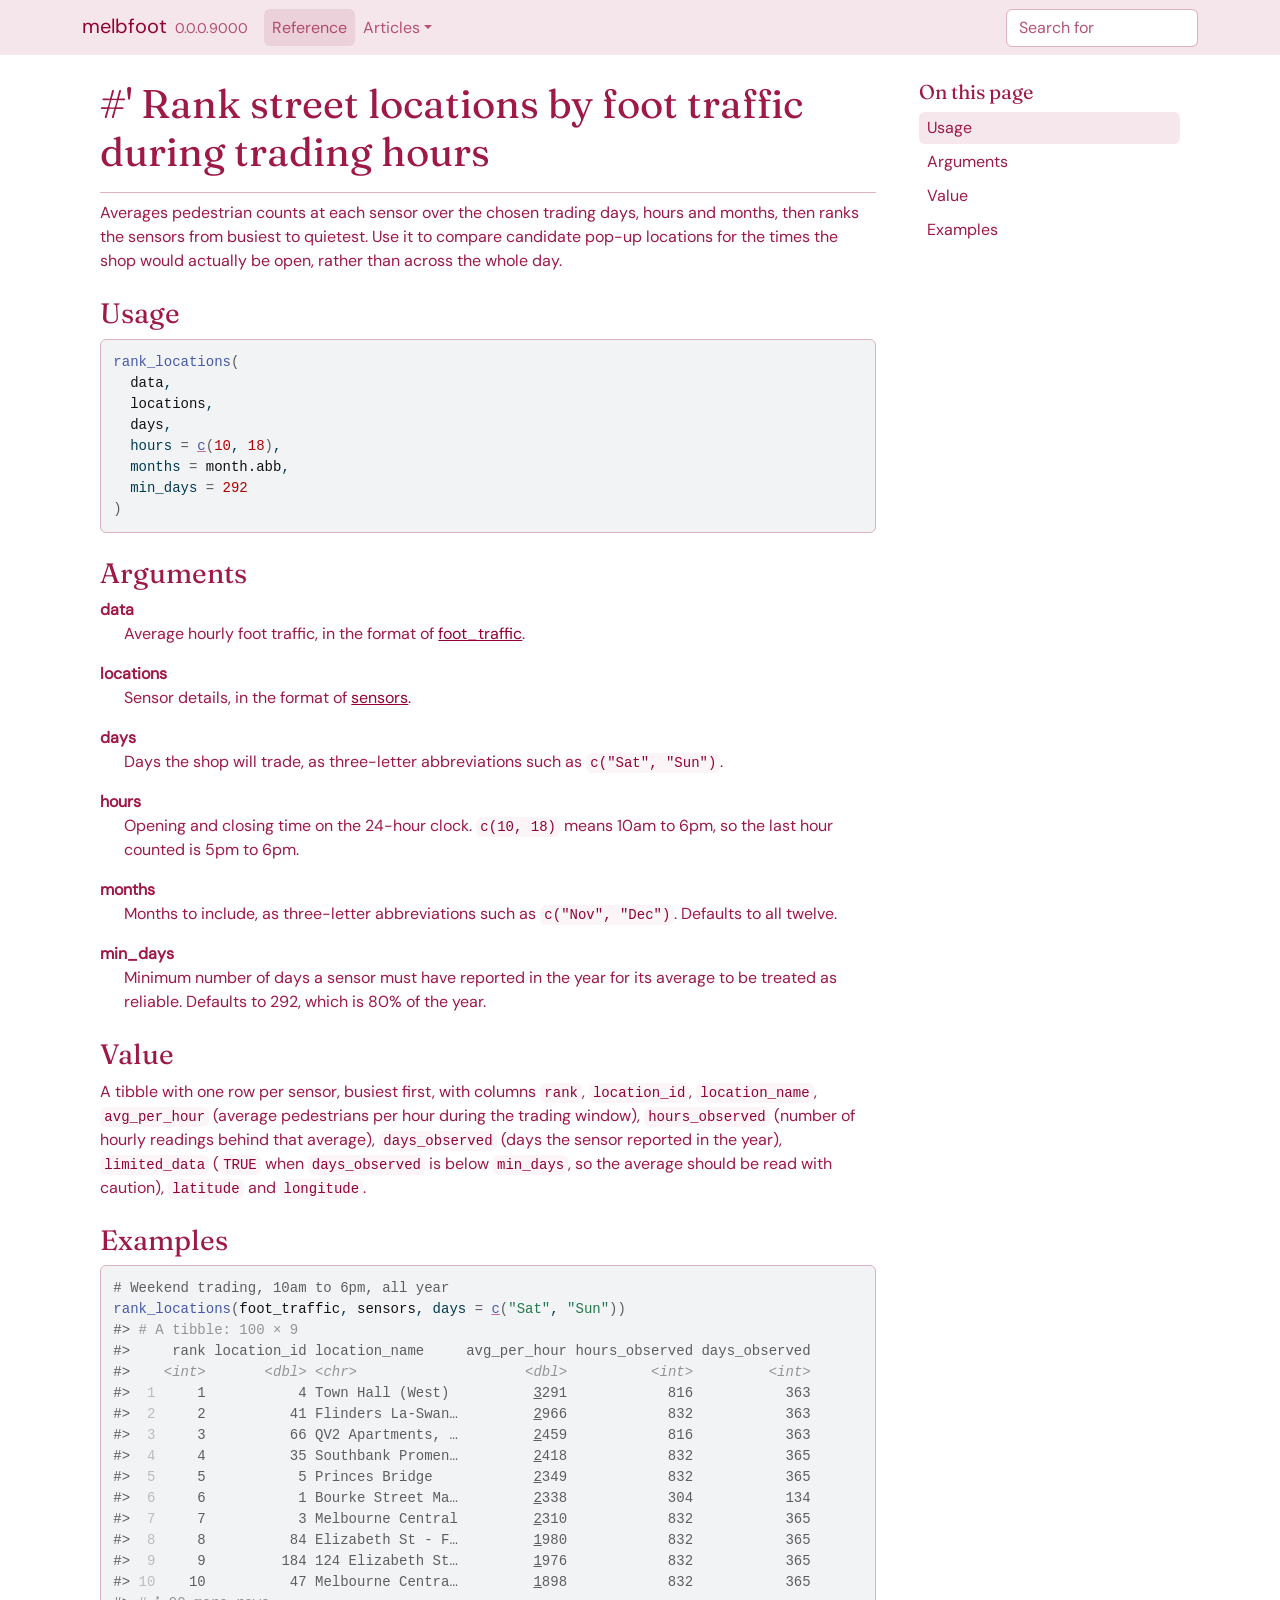
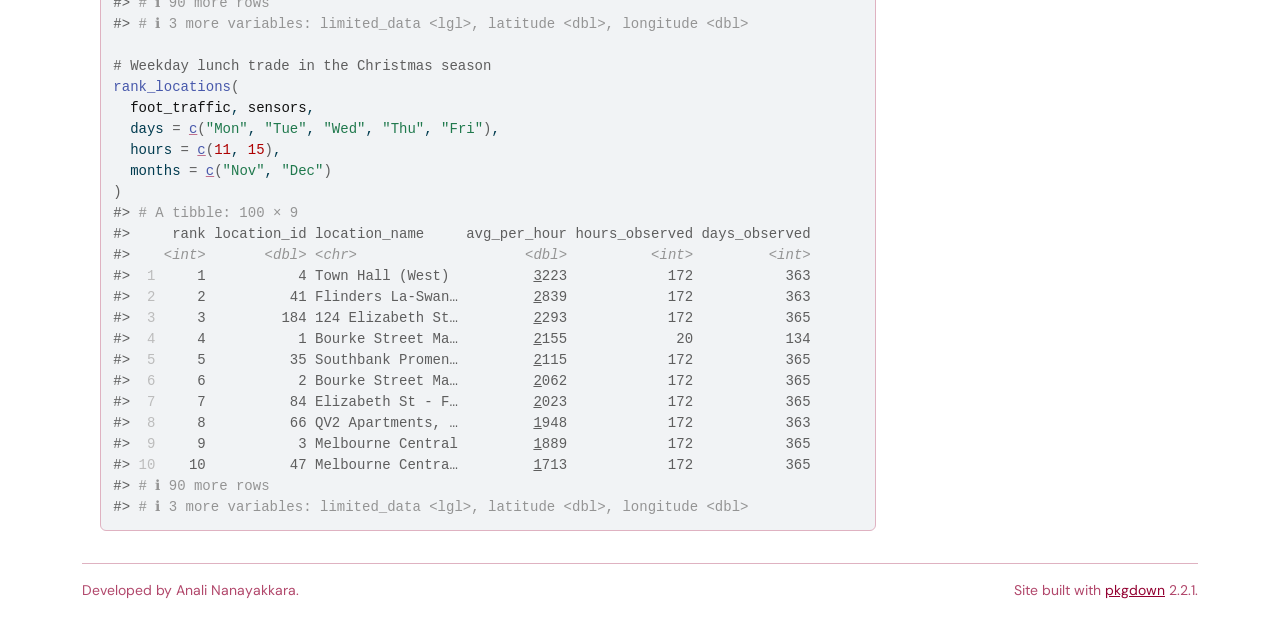
<file: reference/rank_locations.html>
<!DOCTYPE html>
<!-- Generated by pkgdown: do not edit by hand --><html lang="en"><head><meta charset="UTF-8"><meta http-equiv="X-UA-Compatible" content="IE=edge"><meta name="viewport" content="width=device-width, initial-scale=1, shrink-to-fit=no"><title>#' Rank street locations by foot traffic during trading hours — rank_locations • melbfoot</title><script src="../deps/jquery-3.6.0/jquery-3.6.0.min.js"></script><meta name="viewport" content="width=device-width, initial-scale=1, shrink-to-fit=no"><link href="../deps/bootstrap-5.3.8/bootstrap.min.css" rel="stylesheet"><script src="../deps/bootstrap-5.3.8/bootstrap.bundle.min.js"></script><link href="../deps/DM_Sans-0.4.10/font.css" rel="stylesheet"><link href="../deps/Fraunces-0.4.10/font.css" rel="stylesheet"><link href="../deps/font-awesome-6.5.2/css/all.min.css" rel="stylesheet"><link href="../deps/font-awesome-6.5.2/css/v4-shims.min.css" rel="stylesheet"><script src="../deps/headroom-0.11.0/headroom.min.js"></script><script src="../deps/headroom-0.11.0/jQuery.headroom.min.js"></script><script src="../deps/bootstrap-toc-1.0.1/bootstrap-toc.min.js"></script><script src="../deps/clipboard.js-2.0.11/clipboard.min.js"></script><script src="../deps/search-1.0.0/autocomplete.jquery.min.js"></script><script src="../deps/search-1.0.0/fuse.min.js"></script><script src="../deps/search-1.0.0/mark.min.js"></script><!-- pkgdown --><script src="../pkgdown.js"></script><meta property="og:title" content="#' Rank street locations by foot traffic during trading hours — rank_locations"><meta name="description" content="Averages pedestrian counts at each sensor over the chosen trading days,
hours and months, then ranks the sensors from busiest to quietest. Use it
to compare candidate pop-up locations for the times the shop would
actually be open, rather than across the whole day."><meta property="og:description" content="Averages pedestrian counts at each sensor over the chosen trading days,
hours and months, then ranks the sensors from busiest to quietest. Use it
to compare candidate pop-up locations for the times the shop would
actually be open, rather than across the whole day."></head><body>
    <a href="#main" class="visually-hidden-focusable">Skip to contents</a>


    <nav class="navbar navbar-expand-lg fixed-top bg-light" data-bs-theme="light" aria-label="Site navigation"><div class="container">

    <a class="navbar-brand me-2" href="../index.html">melbfoot</a>

    <small class="nav-text text-muted me-auto" data-bs-toggle="tooltip" data-bs-placement="bottom" title="">0.0.0.9000</small>


    <button class="navbar-toggler" type="button" data-bs-toggle="collapse" data-bs-target="#navbar" aria-controls="navbar" aria-expanded="false" aria-label="Toggle navigation">
      <span class="navbar-toggler-icon"></span>
    </button>

    <div id="navbar" class="collapse navbar-collapse ms-3">
      <ul class="navbar-nav me-auto"><li class="active nav-item"><a class="nav-link" href="../reference/index.html">Reference</a></li>
<li class="nav-item dropdown">
  <button class="nav-link dropdown-toggle" type="button" id="dropdown-articles" data-bs-toggle="dropdown" aria-expanded="false" aria-haspopup="true">Articles</button>
  <ul class="dropdown-menu" aria-labelledby="dropdown-articles"><li><a class="dropdown-item" href="../articles/pop-up-scout.html">Finding a spot for your pop-up</a></li>
  </ul></li>
      </ul><ul class="navbar-nav"><li class="nav-item"><form class="form-inline" role="search">
 <input class="form-control" type="search" name="search-input" id="search-input" autocomplete="off" aria-label="Search site" placeholder="Search for" data-search-index="../search.json"></form></li>
      </ul></div>


  </div>
</nav><div class="container template-reference-topic">
<div class="row">
  <main id="main" class="col-md-9"><div class="page-header">

      <h1>#' Rank street locations by foot traffic during trading hours</h1>

      <div class="d-none name"><code>rank_locations.Rd</code></div>
    </div>

    <div class="ref-description section level2">
    <p>Averages pedestrian counts at each sensor over the chosen trading days,
hours and months, then ranks the sensors from busiest to quietest. Use it
to compare candidate pop-up locations for the times the shop would
actually be open, rather than across the whole day.</p>
    </div>

    <div class="section level2">
    <h2 id="ref-usage">Usage<a class="anchor" aria-label="anchor" href="#ref-usage"></a></h2>
    <div class="sourceCode"><pre class="sourceCode r"><code><span><span class="fu">rank_locations</span><span class="op">(</span></span>
<span>  <span class="va">data</span>,</span>
<span>  <span class="va">locations</span>,</span>
<span>  <span class="va">days</span>,</span>
<span>  hours <span class="op">=</span> <span class="fu"><a href="https://rdrr.io/r/base/c.html" class="external-link">c</a></span><span class="op">(</span><span class="fl">10</span>, <span class="fl">18</span><span class="op">)</span>,</span>
<span>  months <span class="op">=</span> <span class="va">month.abb</span>,</span>
<span>  min_days <span class="op">=</span> <span class="fl">292</span></span>
<span><span class="op">)</span></span></code></pre></div>
    </div>

    <div class="section level2">
    <h2 id="arguments">Arguments<a class="anchor" aria-label="anchor" href="#arguments"></a></h2>


<dl><dt id="arg-data">data<a class="anchor" aria-label="anchor" href="#arg-data"></a></dt>
<dd><p>Average hourly foot traffic, in the format of <a href="foot_traffic.html">foot_traffic</a>.</p></dd>


<dt id="arg-locations">locations<a class="anchor" aria-label="anchor" href="#arg-locations"></a></dt>
<dd><p>Sensor details, in the format of <a href="sensors.html">sensors</a>.</p></dd>


<dt id="arg-days">days<a class="anchor" aria-label="anchor" href="#arg-days"></a></dt>
<dd><p>Days the shop will trade, as three-letter abbreviations such as
<code>c("Sat", "Sun")</code>.</p></dd>


<dt id="arg-hours">hours<a class="anchor" aria-label="anchor" href="#arg-hours"></a></dt>
<dd><p>Opening and closing time on the 24-hour clock. <code>c(10, 18)</code>
means 10am to 6pm, so the last hour counted is 5pm to 6pm.</p></dd>


<dt id="arg-months">months<a class="anchor" aria-label="anchor" href="#arg-months"></a></dt>
<dd><p>Months to include, as three-letter abbreviations such as
<code>c("Nov", "Dec")</code>. Defaults to all twelve.</p></dd>


<dt id="arg-min-days">min_days<a class="anchor" aria-label="anchor" href="#arg-min-days"></a></dt>
<dd><p>Minimum number of days a sensor must have reported in the
year for its average to be treated as reliable. Defaults to 292, which is
80% of the year.</p></dd>

</dl></div>
    <div class="section level2">
    <h2 id="value">Value<a class="anchor" aria-label="anchor" href="#value"></a></h2>
    <p>A tibble with one row per sensor, busiest first, with columns
<code>rank</code>, <code>location_id</code>, <code>location_name</code>, <code>avg_per_hour</code> (average
pedestrians per hour during the trading window), <code>hours_observed</code>
(number of hourly readings behind that average), <code>days_observed</code>
(days the sensor reported in the year), <code>limited_data</code> (<code>TRUE</code> when
<code>days_observed</code> is below <code>min_days</code>, so the average should be read with
caution), <code>latitude</code> and <code>longitude</code>.</p>
    </div>

    <div class="section level2">
    <h2 id="ref-examples">Examples<a class="anchor" aria-label="anchor" href="#ref-examples"></a></h2>
    <div class="sourceCode"><pre class="sourceCode r"><code><span class="r-in"><span><span class="co"># Weekend trading, 10am to 6pm, all year</span></span></span>
<span class="r-in"><span><span class="fu">rank_locations</span><span class="op">(</span><span class="va">foot_traffic</span>, <span class="va">sensors</span>, days <span class="op">=</span> <span class="fu"><a href="https://rdrr.io/r/base/c.html" class="external-link">c</a></span><span class="op">(</span><span class="st">"Sat"</span>, <span class="st">"Sun"</span><span class="op">)</span><span class="op">)</span></span></span>
<span class="r-out co"><span class="r-pr">#&gt;</span> <span style="color: #949494;"># A tibble: 100 × 9</span></span>
<span class="r-out co"><span class="r-pr">#&gt;</span>     rank location_id location_name     avg_per_hour hours_observed days_observed</span>
<span class="r-out co"><span class="r-pr">#&gt;</span>    <span style="color: #949494; font-style: italic;">&lt;int&gt;</span>       <span style="color: #949494; font-style: italic;">&lt;dbl&gt;</span> <span style="color: #949494; font-style: italic;">&lt;chr&gt;</span>                    <span style="color: #949494; font-style: italic;">&lt;dbl&gt;</span>          <span style="color: #949494; font-style: italic;">&lt;int&gt;</span>         <span style="color: #949494; font-style: italic;">&lt;int&gt;</span></span>
<span class="r-out co"><span class="r-pr">#&gt;</span> <span style="color: #BCBCBC;"> 1</span>     1           4 Town Hall (West)          <span style="text-decoration: underline;">3</span>291            816           363</span>
<span class="r-out co"><span class="r-pr">#&gt;</span> <span style="color: #BCBCBC;"> 2</span>     2          41 Flinders La-Swan…         <span style="text-decoration: underline;">2</span>966            832           363</span>
<span class="r-out co"><span class="r-pr">#&gt;</span> <span style="color: #BCBCBC;"> 3</span>     3          66 QV2 Apartments, …         <span style="text-decoration: underline;">2</span>459            816           363</span>
<span class="r-out co"><span class="r-pr">#&gt;</span> <span style="color: #BCBCBC;"> 4</span>     4          35 Southbank Promen…         <span style="text-decoration: underline;">2</span>418            832           365</span>
<span class="r-out co"><span class="r-pr">#&gt;</span> <span style="color: #BCBCBC;"> 5</span>     5           5 Princes Bridge            <span style="text-decoration: underline;">2</span>349            832           365</span>
<span class="r-out co"><span class="r-pr">#&gt;</span> <span style="color: #BCBCBC;"> 6</span>     6           1 Bourke Street Ma…         <span style="text-decoration: underline;">2</span>338            304           134</span>
<span class="r-out co"><span class="r-pr">#&gt;</span> <span style="color: #BCBCBC;"> 7</span>     7           3 Melbourne Central         <span style="text-decoration: underline;">2</span>310            832           365</span>
<span class="r-out co"><span class="r-pr">#&gt;</span> <span style="color: #BCBCBC;"> 8</span>     8          84 Elizabeth St - F…         <span style="text-decoration: underline;">1</span>980            832           365</span>
<span class="r-out co"><span class="r-pr">#&gt;</span> <span style="color: #BCBCBC;"> 9</span>     9         184 124 Elizabeth St…         <span style="text-decoration: underline;">1</span>976            832           365</span>
<span class="r-out co"><span class="r-pr">#&gt;</span> <span style="color: #BCBCBC;">10</span>    10          47 Melbourne Centra…         <span style="text-decoration: underline;">1</span>898            832           365</span>
<span class="r-out co"><span class="r-pr">#&gt;</span> <span style="color: #949494;"># ℹ 90 more rows</span></span>
<span class="r-out co"><span class="r-pr">#&gt;</span> <span style="color: #949494;"># ℹ 3 more variables: limited_data &lt;lgl&gt;, latitude &lt;dbl&gt;, longitude &lt;dbl&gt;</span></span>
<span class="r-in"><span></span></span>
<span class="r-in"><span><span class="co"># Weekday lunch trade in the Christmas season</span></span></span>
<span class="r-in"><span><span class="fu">rank_locations</span><span class="op">(</span></span></span>
<span class="r-in"><span>  <span class="va">foot_traffic</span>, <span class="va">sensors</span>,</span></span>
<span class="r-in"><span>  days <span class="op">=</span> <span class="fu"><a href="https://rdrr.io/r/base/c.html" class="external-link">c</a></span><span class="op">(</span><span class="st">"Mon"</span>, <span class="st">"Tue"</span>, <span class="st">"Wed"</span>, <span class="st">"Thu"</span>, <span class="st">"Fri"</span><span class="op">)</span>,</span></span>
<span class="r-in"><span>  hours <span class="op">=</span> <span class="fu"><a href="https://rdrr.io/r/base/c.html" class="external-link">c</a></span><span class="op">(</span><span class="fl">11</span>, <span class="fl">15</span><span class="op">)</span>,</span></span>
<span class="r-in"><span>  months <span class="op">=</span> <span class="fu"><a href="https://rdrr.io/r/base/c.html" class="external-link">c</a></span><span class="op">(</span><span class="st">"Nov"</span>, <span class="st">"Dec"</span><span class="op">)</span></span></span>
<span class="r-in"><span><span class="op">)</span></span></span>
<span class="r-out co"><span class="r-pr">#&gt;</span> <span style="color: #949494;"># A tibble: 100 × 9</span></span>
<span class="r-out co"><span class="r-pr">#&gt;</span>     rank location_id location_name     avg_per_hour hours_observed days_observed</span>
<span class="r-out co"><span class="r-pr">#&gt;</span>    <span style="color: #949494; font-style: italic;">&lt;int&gt;</span>       <span style="color: #949494; font-style: italic;">&lt;dbl&gt;</span> <span style="color: #949494; font-style: italic;">&lt;chr&gt;</span>                    <span style="color: #949494; font-style: italic;">&lt;dbl&gt;</span>          <span style="color: #949494; font-style: italic;">&lt;int&gt;</span>         <span style="color: #949494; font-style: italic;">&lt;int&gt;</span></span>
<span class="r-out co"><span class="r-pr">#&gt;</span> <span style="color: #BCBCBC;"> 1</span>     1           4 Town Hall (West)          <span style="text-decoration: underline;">3</span>223            172           363</span>
<span class="r-out co"><span class="r-pr">#&gt;</span> <span style="color: #BCBCBC;"> 2</span>     2          41 Flinders La-Swan…         <span style="text-decoration: underline;">2</span>839            172           363</span>
<span class="r-out co"><span class="r-pr">#&gt;</span> <span style="color: #BCBCBC;"> 3</span>     3         184 124 Elizabeth St…         <span style="text-decoration: underline;">2</span>293            172           365</span>
<span class="r-out co"><span class="r-pr">#&gt;</span> <span style="color: #BCBCBC;"> 4</span>     4           1 Bourke Street Ma…         <span style="text-decoration: underline;">2</span>155             20           134</span>
<span class="r-out co"><span class="r-pr">#&gt;</span> <span style="color: #BCBCBC;"> 5</span>     5          35 Southbank Promen…         <span style="text-decoration: underline;">2</span>115            172           365</span>
<span class="r-out co"><span class="r-pr">#&gt;</span> <span style="color: #BCBCBC;"> 6</span>     6           2 Bourke Street Ma…         <span style="text-decoration: underline;">2</span>062            172           365</span>
<span class="r-out co"><span class="r-pr">#&gt;</span> <span style="color: #BCBCBC;"> 7</span>     7          84 Elizabeth St - F…         <span style="text-decoration: underline;">2</span>023            172           365</span>
<span class="r-out co"><span class="r-pr">#&gt;</span> <span style="color: #BCBCBC;"> 8</span>     8          66 QV2 Apartments, …         <span style="text-decoration: underline;">1</span>948            172           363</span>
<span class="r-out co"><span class="r-pr">#&gt;</span> <span style="color: #BCBCBC;"> 9</span>     9           3 Melbourne Central         <span style="text-decoration: underline;">1</span>889            172           365</span>
<span class="r-out co"><span class="r-pr">#&gt;</span> <span style="color: #BCBCBC;">10</span>    10          47 Melbourne Centra…         <span style="text-decoration: underline;">1</span>713            172           365</span>
<span class="r-out co"><span class="r-pr">#&gt;</span> <span style="color: #949494;"># ℹ 90 more rows</span></span>
<span class="r-out co"><span class="r-pr">#&gt;</span> <span style="color: #949494;"># ℹ 3 more variables: limited_data &lt;lgl&gt;, latitude &lt;dbl&gt;, longitude &lt;dbl&gt;</span></span>
</code></pre></div>
    </div>
  </main><aside class="col-md-3"><nav id="toc" aria-label="Table of contents"><h2>On this page</h2>
    </nav></aside></div>


    <footer><div class="pkgdown-footer-left">
  <p>Developed by Anali Nanayakkara.</p>
</div>

<div class="pkgdown-footer-right">
  <p>Site built with <a href="https://pkgdown.r-lib.org/" class="external-link">pkgdown</a> 2.2.1.</p>
</div>

    </footer></div>





  </body></html>
</file>
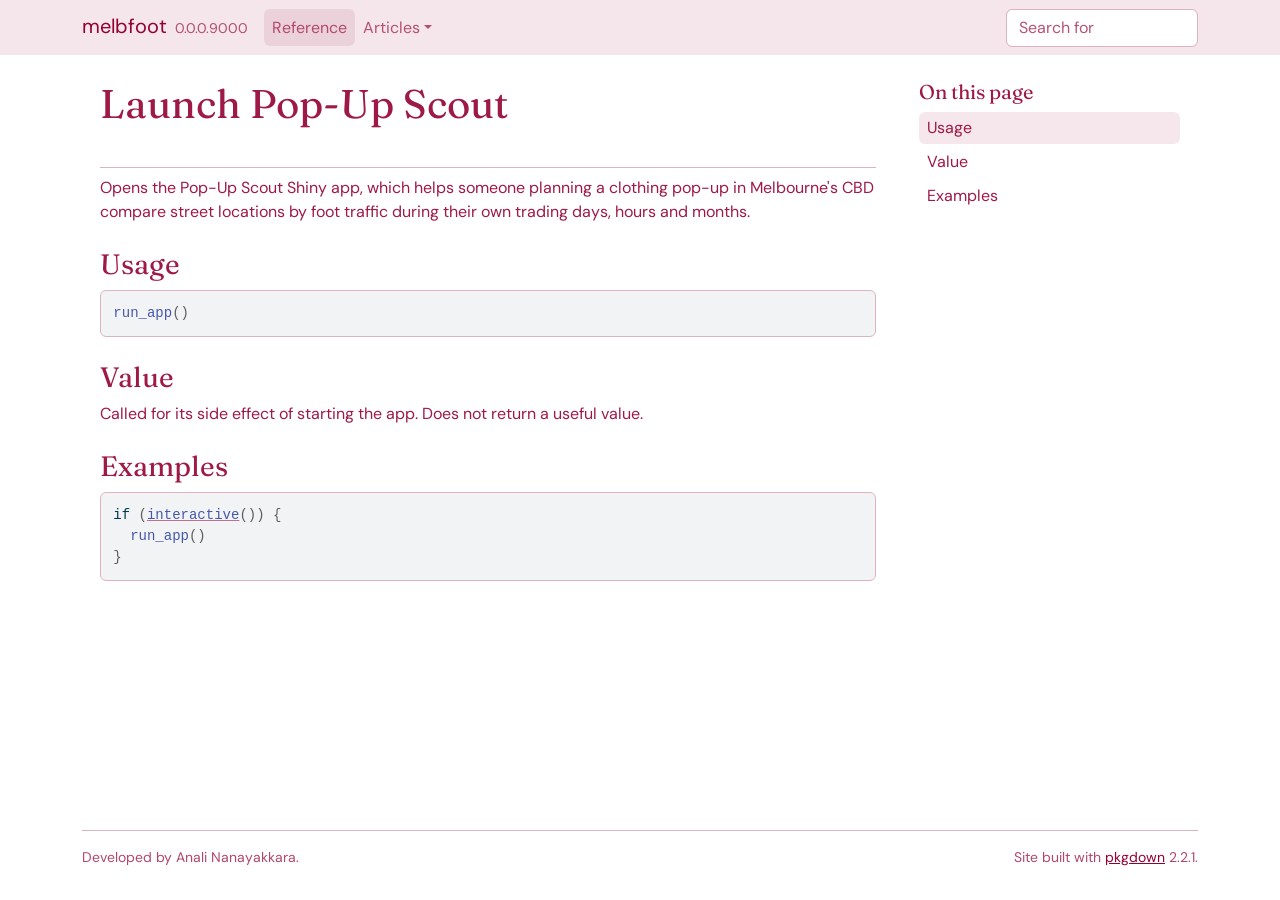
<file: reference/run_app.html>
<!DOCTYPE html>
<!-- Generated by pkgdown: do not edit by hand --><html lang="en"><head><meta charset="UTF-8"><meta http-equiv="X-UA-Compatible" content="IE=edge"><meta name="viewport" content="width=device-width, initial-scale=1, shrink-to-fit=no"><title>Launch Pop-Up Scout — run_app • melbfoot</title><script src="../deps/jquery-3.6.0/jquery-3.6.0.min.js"></script><meta name="viewport" content="width=device-width, initial-scale=1, shrink-to-fit=no"><link href="../deps/bootstrap-5.3.8/bootstrap.min.css" rel="stylesheet"><script src="../deps/bootstrap-5.3.8/bootstrap.bundle.min.js"></script><link href="../deps/DM_Sans-0.4.10/font.css" rel="stylesheet"><link href="../deps/Fraunces-0.4.10/font.css" rel="stylesheet"><link href="../deps/font-awesome-6.5.2/css/all.min.css" rel="stylesheet"><link href="../deps/font-awesome-6.5.2/css/v4-shims.min.css" rel="stylesheet"><script src="../deps/headroom-0.11.0/headroom.min.js"></script><script src="../deps/headroom-0.11.0/jQuery.headroom.min.js"></script><script src="../deps/bootstrap-toc-1.0.1/bootstrap-toc.min.js"></script><script src="../deps/clipboard.js-2.0.11/clipboard.min.js"></script><script src="../deps/search-1.0.0/autocomplete.jquery.min.js"></script><script src="../deps/search-1.0.0/fuse.min.js"></script><script src="../deps/search-1.0.0/mark.min.js"></script><!-- pkgdown --><script src="../pkgdown.js"></script><meta property="og:title" content="Launch Pop-Up Scout — run_app"><meta name="description" content="Opens the Pop-Up Scout Shiny app, which helps someone planning a clothing
pop-up in Melbourne's CBD compare street locations by foot traffic during
their own trading days, hours and months."><meta property="og:description" content="Opens the Pop-Up Scout Shiny app, which helps someone planning a clothing
pop-up in Melbourne's CBD compare street locations by foot traffic during
their own trading days, hours and months."></head><body>
    <a href="#main" class="visually-hidden-focusable">Skip to contents</a>


    <nav class="navbar navbar-expand-lg fixed-top bg-light" data-bs-theme="light" aria-label="Site navigation"><div class="container">

    <a class="navbar-brand me-2" href="../index.html">melbfoot</a>

    <small class="nav-text text-muted me-auto" data-bs-toggle="tooltip" data-bs-placement="bottom" title="">0.0.0.9000</small>


    <button class="navbar-toggler" type="button" data-bs-toggle="collapse" data-bs-target="#navbar" aria-controls="navbar" aria-expanded="false" aria-label="Toggle navigation">
      <span class="navbar-toggler-icon"></span>
    </button>

    <div id="navbar" class="collapse navbar-collapse ms-3">
      <ul class="navbar-nav me-auto"><li class="active nav-item"><a class="nav-link" href="../reference/index.html">Reference</a></li>
<li class="nav-item dropdown">
  <button class="nav-link dropdown-toggle" type="button" id="dropdown-articles" data-bs-toggle="dropdown" aria-expanded="false" aria-haspopup="true">Articles</button>
  <ul class="dropdown-menu" aria-labelledby="dropdown-articles"><li><a class="dropdown-item" href="../articles/pop-up-scout.html">Finding a spot for your pop-up</a></li>
  </ul></li>
      </ul><ul class="navbar-nav"><li class="nav-item"><form class="form-inline" role="search">
 <input class="form-control" type="search" name="search-input" id="search-input" autocomplete="off" aria-label="Search site" placeholder="Search for" data-search-index="../search.json"></form></li>
      </ul></div>


  </div>
</nav><div class="container template-reference-topic">
<div class="row">
  <main id="main" class="col-md-9"><div class="page-header">

      <h1>Launch Pop-Up Scout</h1>

      <div class="d-none name"><code>run_app.Rd</code></div>
    </div>

    <div class="ref-description section level2">
    <p>Opens the Pop-Up Scout Shiny app, which helps someone planning a clothing
pop-up in Melbourne's CBD compare street locations by foot traffic during
their own trading days, hours and months.</p>
    </div>

    <div class="section level2">
    <h2 id="ref-usage">Usage<a class="anchor" aria-label="anchor" href="#ref-usage"></a></h2>
    <div class="sourceCode"><pre class="sourceCode r"><code><span><span class="fu">run_app</span><span class="op">(</span><span class="op">)</span></span></code></pre></div>
    </div>

    <div class="section level2">
    <h2 id="value">Value<a class="anchor" aria-label="anchor" href="#value"></a></h2>
    <p>Called for its side effect of starting the app. Does not return a
useful value.</p>
    </div>

    <div class="section level2">
    <h2 id="ref-examples">Examples<a class="anchor" aria-label="anchor" href="#ref-examples"></a></h2>
    <div class="sourceCode"><pre class="sourceCode r"><code><span class="r-in"><span><span class="kw">if</span> <span class="op">(</span><span class="fu"><a href="https://rdrr.io/r/base/interactive.html" class="external-link">interactive</a></span><span class="op">(</span><span class="op">)</span><span class="op">)</span> <span class="op">{</span></span></span>
<span class="r-in"><span>  <span class="fu">run_app</span><span class="op">(</span><span class="op">)</span></span></span>
<span class="r-in"><span><span class="op">}</span></span></span>
</code></pre></div>
    </div>
  </main><aside class="col-md-3"><nav id="toc" aria-label="Table of contents"><h2>On this page</h2>
    </nav></aside></div>


    <footer><div class="pkgdown-footer-left">
  <p>Developed by Anali Nanayakkara.</p>
</div>

<div class="pkgdown-footer-right">
  <p>Site built with <a href="https://pkgdown.r-lib.org/" class="external-link">pkgdown</a> 2.2.1.</p>
</div>

    </footer></div>





  </body></html>
</file>
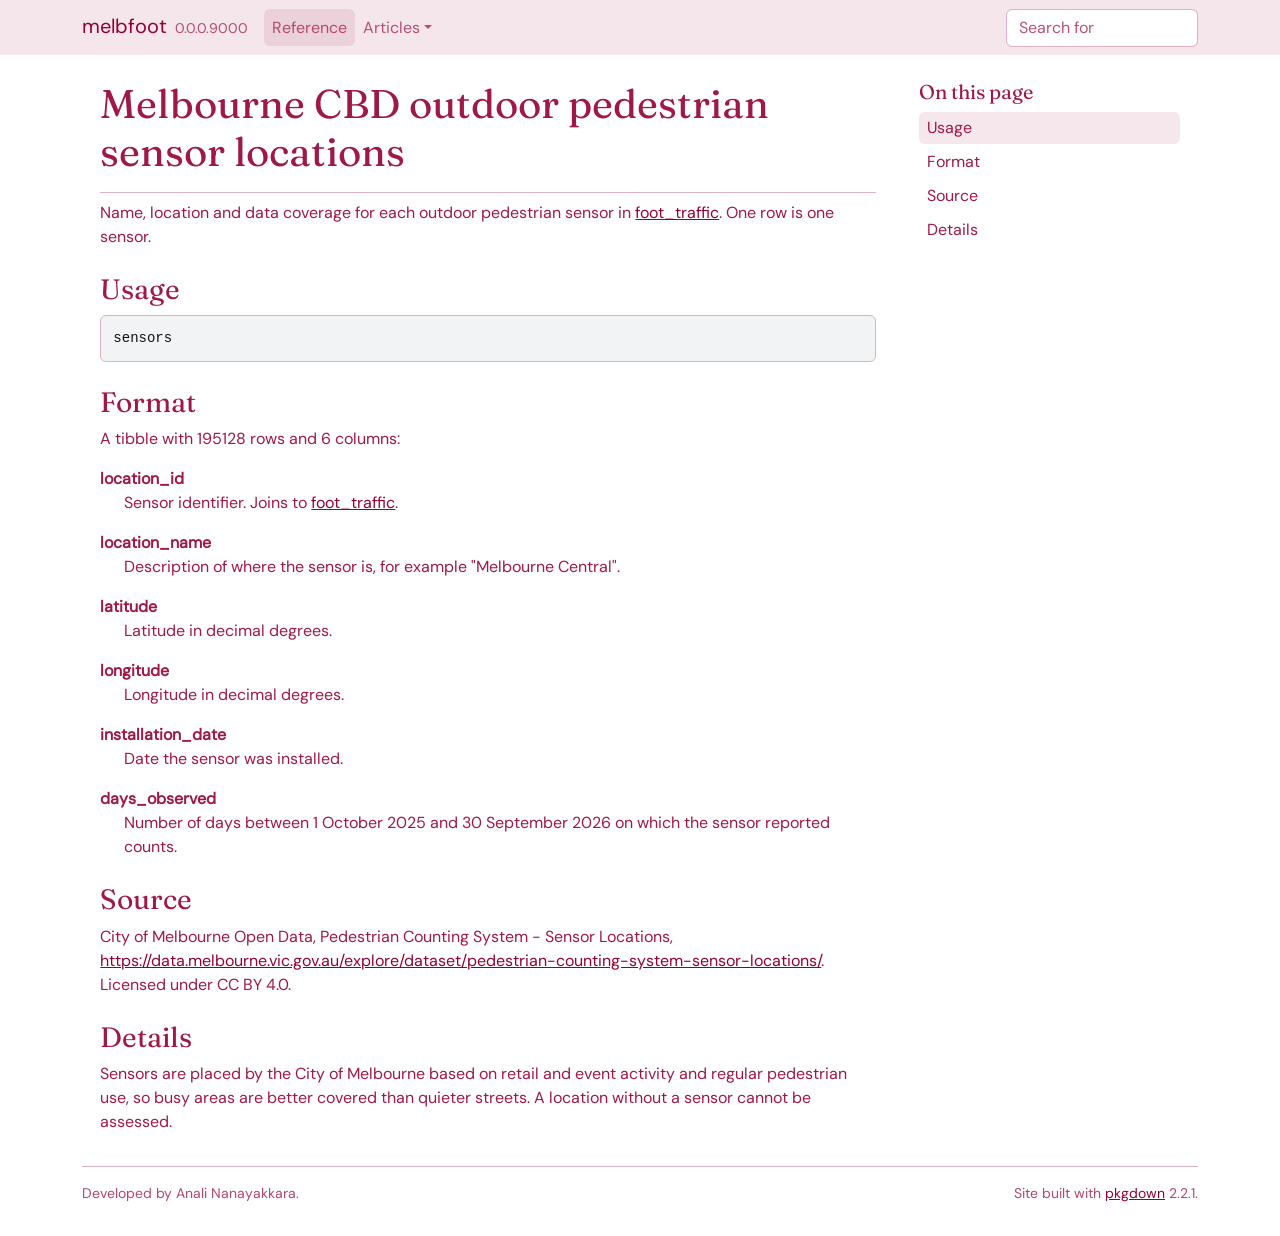
<file: reference/sensors.html>
<!DOCTYPE html>
<!-- Generated by pkgdown: do not edit by hand --><html lang="en"><head><meta charset="UTF-8"><meta http-equiv="X-UA-Compatible" content="IE=edge"><meta name="viewport" content="width=device-width, initial-scale=1, shrink-to-fit=no"><title>Melbourne CBD outdoor pedestrian sensor locations — sensors • melbfoot</title><script src="../deps/jquery-3.6.0/jquery-3.6.0.min.js"></script><meta name="viewport" content="width=device-width, initial-scale=1, shrink-to-fit=no"><link href="../deps/bootstrap-5.3.8/bootstrap.min.css" rel="stylesheet"><script src="../deps/bootstrap-5.3.8/bootstrap.bundle.min.js"></script><link href="../deps/DM_Sans-0.4.10/font.css" rel="stylesheet"><link href="../deps/Fraunces-0.4.10/font.css" rel="stylesheet"><link href="../deps/font-awesome-6.5.2/css/all.min.css" rel="stylesheet"><link href="../deps/font-awesome-6.5.2/css/v4-shims.min.css" rel="stylesheet"><script src="../deps/headroom-0.11.0/headroom.min.js"></script><script src="../deps/headroom-0.11.0/jQuery.headroom.min.js"></script><script src="../deps/bootstrap-toc-1.0.1/bootstrap-toc.min.js"></script><script src="../deps/clipboard.js-2.0.11/clipboard.min.js"></script><script src="../deps/search-1.0.0/autocomplete.jquery.min.js"></script><script src="../deps/search-1.0.0/fuse.min.js"></script><script src="../deps/search-1.0.0/mark.min.js"></script><!-- pkgdown --><script src="../pkgdown.js"></script><meta property="og:title" content="Melbourne CBD outdoor pedestrian sensor locations — sensors"><meta name="description" content="Name, location and data coverage for each outdoor pedestrian sensor in
foot_traffic. One row is one sensor."><meta property="og:description" content="Name, location and data coverage for each outdoor pedestrian sensor in
foot_traffic. One row is one sensor."></head><body>
    <a href="#main" class="visually-hidden-focusable">Skip to contents</a>


    <nav class="navbar navbar-expand-lg fixed-top bg-light" data-bs-theme="light" aria-label="Site navigation"><div class="container">

    <a class="navbar-brand me-2" href="../index.html">melbfoot</a>

    <small class="nav-text text-muted me-auto" data-bs-toggle="tooltip" data-bs-placement="bottom" title="">0.0.0.9000</small>


    <button class="navbar-toggler" type="button" data-bs-toggle="collapse" data-bs-target="#navbar" aria-controls="navbar" aria-expanded="false" aria-label="Toggle navigation">
      <span class="navbar-toggler-icon"></span>
    </button>

    <div id="navbar" class="collapse navbar-collapse ms-3">
      <ul class="navbar-nav me-auto"><li class="active nav-item"><a class="nav-link" href="../reference/index.html">Reference</a></li>
<li class="nav-item dropdown">
  <button class="nav-link dropdown-toggle" type="button" id="dropdown-articles" data-bs-toggle="dropdown" aria-expanded="false" aria-haspopup="true">Articles</button>
  <ul class="dropdown-menu" aria-labelledby="dropdown-articles"><li><a class="dropdown-item" href="../articles/pop-up-scout.html">Finding a spot for your pop-up</a></li>
  </ul></li>
      </ul><ul class="navbar-nav"><li class="nav-item"><form class="form-inline" role="search">
 <input class="form-control" type="search" name="search-input" id="search-input" autocomplete="off" aria-label="Search site" placeholder="Search for" data-search-index="../search.json"></form></li>
      </ul></div>


  </div>
</nav><div class="container template-reference-topic">
<div class="row">
  <main id="main" class="col-md-9"><div class="page-header">

      <h1>Melbourne CBD outdoor pedestrian sensor locations</h1>

      <div class="d-none name"><code>sensors.Rd</code></div>
    </div>

    <div class="ref-description section level2">
    <p>Name, location and data coverage for each outdoor pedestrian sensor in
<a href="foot_traffic.html">foot_traffic</a>. One row is one sensor.</p>
    </div>

    <div class="section level2">
    <h2 id="ref-usage">Usage<a class="anchor" aria-label="anchor" href="#ref-usage"></a></h2>
    <div class="sourceCode"><pre class="sourceCode r"><code><span><span class="va">sensors</span></span></code></pre></div>
    </div>

    <div class="section level2">
    <h2 id="format">Format<a class="anchor" aria-label="anchor" href="#format"></a></h2>
    <p>A tibble with 195128 rows and 6 columns:</p><dl><dt>location_id</dt>
<dd><p>Sensor identifier. Joins to <a href="foot_traffic.html">foot_traffic</a>.</p></dd>

<dt>location_name</dt>
<dd><p>Description of where the sensor is, for example
"Melbourne Central".</p></dd>

<dt>latitude</dt>
<dd><p>Latitude in decimal degrees.</p></dd>

<dt>longitude</dt>
<dd><p>Longitude in decimal degrees.</p></dd>

<dt>installation_date</dt>
<dd><p>Date the sensor was installed.</p></dd>

<dt>days_observed</dt>
<dd><p>Number of days between 1 October 2025 and
30 September 2026 on which the sensor reported counts.</p></dd>


</dl></div>
    <div class="section level2">
    <h2 id="source">Source<a class="anchor" aria-label="anchor" href="#source"></a></h2>
    <p>City of Melbourne Open Data, Pedestrian Counting System - Sensor
Locations, <a href="https://data.melbourne.vic.gov.au/explore/dataset/pedestrian-counting-system-sensor-locations/" class="external-link">https://data.melbourne.vic.gov.au/explore/dataset/pedestrian-counting-system-sensor-locations/</a>.
Licensed under CC BY 4.0.</p>
    </div>
    <div class="section level2">
    <h2 id="details">Details<a class="anchor" aria-label="anchor" href="#details"></a></h2>
    <p>Sensors are placed by the City of Melbourne based on retail and
event activity and regular pedestrian use, so busy areas are better
covered than quieter streets. A location without a sensor cannot be
assessed.</p>
    </div>

  </main><aside class="col-md-3"><nav id="toc" aria-label="Table of contents"><h2>On this page</h2>
    </nav></aside></div>


    <footer><div class="pkgdown-footer-left">
  <p>Developed by Anali Nanayakkara.</p>
</div>

<div class="pkgdown-footer-right">
  <p>Site built with <a href="https://pkgdown.r-lib.org/" class="external-link">pkgdown</a> 2.2.1.</p>
</div>

    </footer></div>





  </body></html>
</file>
<file: deps/DM_Sans-0.4.10/font.css>
/* latin-ext */
@font-face {
  font-family: 'DM Sans';
  font-style: normal;
  font-weight: 400;
  font-display: swap;
  src: url(rP2tp2ywxg089UriI5-g4vlH9VoD8CmcqZG40F9JadbnoEwAopxRR232VGM.woff2) format('woff2');
  unicode-range: U+0100-02BA, U+02BD-02C5, U+02C7-02CC, U+02CE-02D7, U+02DD-02FF, U+0304, U+0308, U+0329, U+1D00-1DBF, U+1E00-1E9F, U+1EF2-1EFF, U+2020, U+20A0-20AB, U+20AD-20C4, U+2113, U+2C60-2C7F, U+A720-A7FF;
}
/* latin */
@font-face {
  font-family: 'DM Sans';
  font-style: normal;
  font-weight: 400;
  font-display: swap;
  src: url(rP2tp2ywxg089UriI5-g4vlH9VoD8CmcqZG40F9JadbnoEwAopxRSW32.woff2) format('woff2');
  unicode-range: U+0000-00FF, U+0131, U+0152-0153, U+02BB-02BC, U+02C6, U+02DA, U+02DC, U+0304, U+0308, U+0329, U+2000-206F, U+20AC, U+2122, U+2191, U+2193, U+2212, U+2215, U+FEFF, U+FFFD;
}
</file>
<file: deps/Fraunces-0.4.10/font.css>
/* vietnamese */
@font-face {
  font-family: 'Fraunces';
  font-style: normal;
  font-weight: 400;
  font-display: swap;
  src: url(6NUh8FyLNQOQZAnv9bYEvDiIdE9Ea92uemAk_WBq8U_9v0c2Wa0K7iN7hzFUPJH58nib1603gg7S2nfgRYIctxuTBv7TtUs.woff2) format('woff2');
  unicode-range: U+0102-0103, U+0110-0111, U+0128-0129, U+0168-0169, U+01A0-01A1, U+01AF-01B0, U+0300-0301, U+0303-0304, U+0308-0309, U+0323, U+0329, U+1EA0-1EF9, U+20AB;
}
/* latin-ext */
@font-face {
  font-family: 'Fraunces';
  font-style: normal;
  font-weight: 400;
  font-display: swap;
  src: url(6NUh8FyLNQOQZAnv9bYEvDiIdE9Ea92uemAk_WBq8U_9v0c2Wa0K7iN7hzFUPJH58nib1603gg7S2nfgRYIctxuTB_7TtUs.woff2) format('woff2');
  unicode-range: U+0100-02BA, U+02BD-02C5, U+02C7-02CC, U+02CE-02D7, U+02DD-02FF, U+0304, U+0308, U+0329, U+1D00-1DBF, U+1E00-1E9F, U+1EF2-1EFF, U+2020, U+20A0-20AB, U+20AD-20C4, U+2113, U+2C60-2C7F, U+A720-A7FF;
}
/* latin */
@font-face {
  font-family: 'Fraunces';
  font-style: normal;
  font-weight: 400;
  font-display: swap;
  src: url(6NUh8FyLNQOQZAnv9bYEvDiIdE9Ea92uemAk_WBq8U_9v0c2Wa0K7iN7hzFUPJH58nib1603gg7S2nfgRYIctxuTCf7T.woff2) format('woff2');
  unicode-range: U+0000-00FF, U+0131, U+0152-0153, U+02BB-02BC, U+02C6, U+02DA, U+02DC, U+0304, U+0308, U+0329, U+2000-206F, U+20AC, U+2122, U+2191, U+2193, U+2212, U+2215, U+FEFF, U+FFFD;
}
</file>
<file: deps/font-awesome-6.5.2/css/v4-shims.min.css>
/*!
 * Font Awesome Free 6.5.2 by @fontawesome - https://fontawesome.com
 * License - https://fontawesome.com/license/free (Icons: CC BY 4.0, Fonts: SIL OFL 1.1, Code: MIT License)
 * Copyright 2024 Fonticons, Inc.
 */
.fa.fa-glass:before{content:"\f000"}.fa.fa-envelope-o{font-family:"Font Awesome 6 Free";font-weight:400}.fa.fa-envelope-o:before{content:"\f0e0"}.fa.fa-star-o{font-family:"Font Awesome 6 Free";font-weight:400}.fa.fa-star-o:before{content:"\f005"}.fa.fa-close:before,.fa.fa-remove:before{content:"\f00d"}.fa.fa-gear:before{content:"\f013"}.fa.fa-trash-o{font-family:"Font Awesome 6 Free";font-weight:400}.fa.fa-trash-o:before{content:"\f2ed"}.fa.fa-home:before{content:"\f015"}.fa.fa-file-o{font-family:"Font Awesome 6 Free";font-weight:400}.fa.fa-file-o:before{content:"\f15b"}.fa.fa-clock-o{font-family:"Font Awesome 6 Free";font-weight:400}.fa.fa-clock-o:before{content:"\f017"}.fa.fa-arrow-circle-o-down{font-family:"Font Awesome 6 Free";font-weight:400}.fa.fa-arrow-circle-o-down:before{content:"\f358"}.fa.fa-arrow-circle-o-up{font-family:"Font Awesome 6 Free";font-weight:400}.fa.fa-arrow-circle-o-up:before{content:"\f35b"}.fa.fa-play-circle-o{font-family:"Font Awesome 6 Free";font-weight:400}.fa.fa-play-circle-o:before{content:"\f144"}.fa.fa-repeat:before,.fa.fa-rotate-right:before{content:"\f01e"}.fa.fa-refresh:before{content:"\f021"}.fa.fa-list-alt{font-family:"Font Awesome 6 Free";font-weight:400}.fa.fa-list-alt:before{content:"\f022"}.fa.fa-dedent:before{content:"\f03b"}.fa.fa-video-camera:before{content:"\f03d"}.fa.fa-picture-o{font-family:"Font Awesome 6 Free";font-weight:400}.fa.fa-picture-o:before{content:"\f03e"}.fa.fa-photo{font-family:"Font Awesome 6 Free";font-weight:400}.fa.fa-photo:before{content:"\f03e"}.fa.fa-image{font-family:"Font Awesome 6 Free";font-weight:400}.fa.fa-image:before{content:"\f03e"}.fa.fa-map-marker:before{content:"\f3c5"}.fa.fa-pencil-square-o{font-family:"Font Awesome 6 Free";font-weight:400}.fa.fa-pencil-square-o:before{content:"\f044"}.fa.fa-edit{font-family:"Font Awesome 6 Free";font-weight:400}.fa.fa-edit:before{content:"\f044"}.fa.fa-share-square-o:before{content:"\f14d"}.fa.fa-check-square-o{font-family:"Font Awesome 6 Free";font-weight:400}.fa.fa-check-square-o:before{content:"\f14a"}.fa.fa-arrows:before{content:"\f0b2"}.fa.fa-times-circle-o{font-family:"Font Awesome 6 Free";font-weight:400}.fa.fa-times-circle-o:before{content:"\f057"}.fa.fa-check-circle-o{font-family:"Font Awesome 6 Free";font-weight:400}.fa.fa-check-circle-o:before{content:"\f058"}.fa.fa-mail-forward:before{content:"\f064"}.fa.fa-expand:before{content:"\f424"}.fa.fa-compress:before{content:"\f422"}.fa.fa-eye,.fa.fa-eye-slash{font-family:"Font Awesome 6 Free";font-weight:400}.fa.fa-warning:before{content:"\f071"}.fa.fa-calendar:before{content:"\f073"}.fa.fa-arrows-v:before{content:"\f338"}.fa.fa-arrows-h:before{content:"\f337"}.fa.fa-bar-chart-o:before,.fa.fa-bar-chart:before{content:"\e0e3"}.fa.fa-twitter-square{font-family:"Font Awesome 6 Brands";font-weight:400}.fa.fa-twitter-square:before{content:"\f081"}.fa.fa-facebook-square{font-family:"Font Awesome 6 Brands";font-weight:400}.fa.fa-facebook-square:before{content:"\f082"}.fa.fa-gears:before{content:"\f085"}.fa.fa-thumbs-o-up{font-family:"Font Awesome 6 Free";font-weight:400}.fa.fa-thumbs-o-up:before{content:"\f164"}.fa.fa-thumbs-o-down{font-family:"Font Awesome 6 Free";font-weight:400}.fa.fa-thumbs-o-down:before{content:"\f165"}.fa.fa-heart-o{font-family:"Font Awesome 6 Free";font-weight:400}.fa.fa-heart-o:before{content:"\f004"}.fa.fa-sign-out:before{content:"\f2f5"}.fa.fa-linkedin-square{font-family:"Font Awesome 6 Brands";font-weight:400}.fa.fa-linkedin-square:before{content:"\f08c"}.fa.fa-thumb-tack:before{content:"\f08d"}.fa.fa-external-link:before{content:"\f35d"}.fa.fa-sign-in:before{content:"\f2f6"}.fa.fa-github-square{font-family:"Font Awesome 6 Brands";font-weight:400}.fa.fa-github-square:before{content:"\f092"}.fa.fa-lemon-o{font-family:"Font Awesome 6 Free";font-weight:400}.fa.fa-lemon-o:before{content:"\f094"}.fa.fa-square-o{font-family:"Font Awesome 6 Free";font-weight:400}.fa.fa-square-o:before{content:"\f0c8"}.fa.fa-bookmark-o{font-family:"Font Awesome 6 Free";font-weight:400}.fa.fa-bookmark-o:before{content:"\f02e"}.fa.fa-facebook,.fa.fa-twitter{font-family:"Font Awesome 6 Brands";font-weight:400}.fa.fa-facebook:before{content:"\f39e"}.fa.fa-facebook-f{font-family:"Font Awesome 6 Brands";font-weight:400}.fa.fa-facebook-f:before{content:"\f39e"}.fa.fa-github{font-family:"Font Awesome 6 Brands";font-weight:400}.fa.fa-credit-card{font-family:"Font Awesome 6 Free";font-weight:400}.fa.fa-feed:before{content:"\f09e"}.fa.fa-hdd-o{font-family:"Font Awesome 6 Free";font-weight:400}.fa.fa-hdd-o:before{content:"\f0a0"}.fa.fa-hand-o-right{font-family:"Font Awesome 6 Free";font-weight:400}.fa.fa-hand-o-right:before{content:"\f0a4"}.fa.fa-hand-o-left{font-family:"Font Awesome 6 Free";font-weight:400}.fa.fa-hand-o-left:before{content:"\f0a5"}.fa.fa-hand-o-up{font-family:"Font Awesome 6 Free";font-weight:400}.fa.fa-hand-o-up:before{content:"\f0a6"}.fa.fa-hand-o-down{font-family:"Font Awesome 6 Free";font-weight:400}.fa.fa-hand-o-down:before{content:"\f0a7"}.fa.fa-globe:before{content:"\f57d"}.fa.fa-tasks:before{content:"\f828"}.fa.fa-arrows-alt:before{content:"\f31e"}.fa.fa-group:before{content:"\f0c0"}.fa.fa-chain:before{content:"\f0c1"}.fa.fa-cut:before{content:"\f0c4"}.fa.fa-files-o{font-family:"Font Awesome 6 Free";font-weight:400}.fa.fa-files-o:before{content:"\f0c5"}.fa.fa-floppy-o{font-family:"Font Awesome 6 Free";font-weight:400}.fa.fa-floppy-o:before{content:"\f0c7"}.fa.fa-save{font-family:"Font Awesome 6 Free";font-weight:400}.fa.fa-save:before{content:"\f0c7"}.fa.fa-navicon:before,.fa.fa-reorder:before{content:"\f0c9"}.fa.fa-magic:before{content:"\e2ca"}.fa.fa-pinterest,.fa.fa-pinterest-square{font-family:"Font Awesome 6 Brands";font-weight:400}.fa.fa-pinterest-square:before{content:"\f0d3"}.fa.fa-google-plus-square{font-family:"Font Awesome 6 Brands";font-weight:400}.fa.fa-google-plus-square:before{content:"\f0d4"}.fa.fa-google-plus{font-family:"Font Awesome 6 Brands";font-weight:400}.fa.fa-google-plus:before{content:"\f0d5"}.fa.fa-money:before{content:"\f3d1"}.fa.fa-unsorted:before{content:"\f0dc"}.fa.fa-sort-desc:before{content:"\f0dd"}.fa.fa-sort-asc:before{content:"\f0de"}.fa.fa-linkedin{font-family:"Font Awesome 6 Brands";font-weight:400}.fa.fa-linkedin:before{content:"\f0e1"}.fa.fa-rotate-left:before{content:"\f0e2"}.fa.fa-legal:before{content:"\f0e3"}.fa.fa-dashboard:before,.fa.fa-tachometer:before{content:"\f625"}.fa.fa-comment-o{font-family:"Font Awesome 6 Free";font-weight:400}.fa.fa-comment-o:before{content:"\f075"}.fa.fa-comments-o{font-family:"Font Awesome 6 Free";font-weight:400}.fa.fa-comments-o:before{content:"\f086"}.fa.fa-flash:before{content:"\f0e7"}.fa.fa-clipboard:before{content:"\f0ea"}.fa.fa-lightbulb-o{font-family:"Font Awesome 6 Free";font-weight:400}.fa.fa-lightbulb-o:before{content:"\f0eb"}.fa.fa-exchange:before{content:"\f362"}.fa.fa-cloud-download:before{content:"\f0ed"}.fa.fa-cloud-upload:before{content:"\f0ee"}.fa.fa-bell-o{font-family:"Font Awesome 6 Free";font-weight:400}.fa.fa-bell-o:before{content:"\f0f3"}.fa.fa-cutlery:before{content:"\f2e7"}.fa.fa-file-text-o{font-family:"Font Awesome 6 Free";font-weight:400}.fa.fa-file-text-o:before{content:"\f15c"}.fa.fa-building-o{font-family:"Font Awesome 6 Free";font-weight:400}.fa.fa-building-o:before{content:"\f1ad"}.fa.fa-hospital-o{font-family:"Font Awesome 6 Free";font-weight:400}.fa.fa-hospital-o:before{content:"\f0f8"}.fa.fa-tablet:before{content:"\f3fa"}.fa.fa-mobile-phone:before,.fa.fa-mobile:before{content:"\f3cd"}.fa.fa-circle-o{font-family:"Font Awesome 6 Free";font-weight:400}.fa.fa-circle-o:before{content:"\f111"}.fa.fa-mail-reply:before{content:"\f3e5"}.fa.fa-github-alt{font-family:"Font Awesome 6 Brands";font-weight:400}.fa.fa-folder-o{font-family:"Font Awesome 6 Free";font-weight:400}.fa.fa-folder-o:before{content:"\f07b"}.fa.fa-folder-open-o{font-family:"Font Awesome 6 Free";font-weight:400}.fa.fa-folder-open-o:before{content:"\f07c"}.fa.fa-smile-o{font-family:"Font Awesome 6 Free";font-weight:400}.fa.fa-smile-o:before{content:"\f118"}.fa.fa-frown-o{font-family:"Font Awesome 6 Free";font-weight:400}.fa.fa-frown-o:before{content:"\f119"}.fa.fa-meh-o{font-family:"Font Awesome 6 Free";font-weight:400}.fa.fa-meh-o:before{content:"\f11a"}.fa.fa-keyboard-o{font-family:"Font Awesome 6 Free";font-weight:400}.fa.fa-keyboard-o:before{content:"\f11c"}.fa.fa-flag-o{font-family:"Font Awesome 6 Free";font-weight:400}.fa.fa-flag-o:before{content:"\f024"}.fa.fa-mail-reply-all:before{content:"\f122"}.fa.fa-star-half-o{font-family:"Font Awesome 6 Free";font-weight:400}.fa.fa-star-half-o:before{content:"\f5c0"}.fa.fa-star-half-empty{font-family:"Font Awesome 6 Free";font-weight:400}.fa.fa-star-half-empty:before{content:"\f5c0"}.fa.fa-star-half-full{font-family:"Font Awesome 6 Free";font-weight:400}.fa.fa-star-half-full:before{content:"\f5c0"}.fa.fa-code-fork:before{content:"\f126"}.fa.fa-chain-broken:before,.fa.fa-unlink:before{content:"\f127"}.fa.fa-calendar-o{font-family:"Font Awesome 6 Free";font-weight:400}.fa.fa-calendar-o:before{content:"\f133"}.fa.fa-css3,.fa.fa-html5,.fa.fa-maxcdn{font-family:"Font Awesome 6 Brands";font-weight:400}.fa.fa-unlock-alt:before{content:"\f09c"}.fa.fa-minus-square-o{font-family:"Font Awesome 6 Free";font-weight:400}.fa.fa-minus-square-o:before{content:"\f146"}.fa.fa-level-up:before{content:"\f3bf"}.fa.fa-level-down:before{content:"\f3be"}.fa.fa-pencil-square:before{content:"\f14b"}.fa.fa-external-link-square:before{content:"\f360"}.fa.fa-compass{font-family:"Font Awesome 6 Free";font-weight:400}.fa.fa-caret-square-o-down{font-family:"Font Awesome 6 Free";font-weight:400}.fa.fa-caret-square-o-down:before{content:"\f150"}.fa.fa-toggle-down{font-family:"Font Awesome 6 Free";font-weight:400}.fa.fa-toggle-down:before{content:"\f150"}.fa.fa-caret-square-o-up{font-family:"Font Awesome 6 Free";font-weight:400}.fa.fa-caret-square-o-up:before{content:"\f151"}.fa.fa-toggle-up{font-family:"Font Awesome 6 Free";font-weight:400}.fa.fa-toggle-up:before{content:"\f151"}.fa.fa-caret-square-o-right{font-family:"Font Awesome 6 Free";font-weight:400}.fa.fa-caret-square-o-right:before{content:"\f152"}.fa.fa-toggle-right{font-family:"Font Awesome 6 Free";font-weight:400}.fa.fa-toggle-right:before{content:"\f152"}.fa.fa-eur:before,.fa.fa-euro:before{content:"\f153"}.fa.fa-gbp:before{content:"\f154"}.fa.fa-dollar:before,.fa.fa-usd:before{content:"\24"}.fa.fa-inr:before,.fa.fa-rupee:before{content:"\e1bc"}.fa.fa-cny:before,.fa.fa-jpy:before,.fa.fa-rmb:before,.fa.fa-yen:before{content:"\f157"}.fa.fa-rouble:before,.fa.fa-rub:before,.fa.fa-ruble:before{content:"\f158"}.fa.fa-krw:before,.fa.fa-won:before{content:"\f159"}.fa.fa-bitcoin,.fa.fa-btc{font-family:"Font Awesome 6 Brands";font-weight:400}.fa.fa-bitcoin:before{content:"\f15a"}.fa.fa-file-text:before{content:"\f15c"}.fa.fa-sort-alpha-asc:before{content:"\f15d"}.fa.fa-sort-alpha-desc:before{content:"\f881"}.fa.fa-sort-amount-asc:before{content:"\f884"}.fa.fa-sort-amount-desc:before{content:"\f160"}.fa.fa-sort-numeric-asc:before{content:"\f162"}.fa.fa-sort-numeric-desc:before{content:"\f886"}.fa.fa-youtube-square{font-family:"Font Awesome 6 Brands";font-weight:400}.fa.fa-youtube-square:before{content:"\f431"}.fa.fa-xing,.fa.fa-xing-square,.fa.fa-youtube{font-family:"Font Awesome 6 Brands";font-weight:400}.fa.fa-xing-square:before{content:"\f169"}.fa.fa-youtube-play{font-family:"Font Awesome 6 Brands";font-weight:400}.fa.fa-youtube-play:before{content:"\f167"}.fa.fa-adn,.fa.fa-bitbucket,.fa.fa-bitbucket-square,.fa.fa-dropbox,.fa.fa-flickr,.fa.fa-instagram,.fa.fa-stack-overflow{font-family:"Font Awesome 6 Brands";font-weight:400}.fa.fa-bitbucket-square:before{content:"\f171"}.fa.fa-tumblr,.fa.fa-tumblr-square{font-family:"Font Awesome 6 Brands";font-weight:400}.fa.fa-tumblr-square:before{content:"\f174"}.fa.fa-long-arrow-down:before{content:"\f309"}.fa.fa-long-arrow-up:before{content:"\f30c"}.fa.fa-long-arrow-left:before{content:"\f30a"}.fa.fa-long-arrow-right:before{content:"\f30b"}.fa.fa-android,.fa.fa-apple,.fa.fa-dribbble,.fa.fa-foursquare,.fa.fa-gittip,.fa.fa-gratipay,.fa.fa-linux,.fa.fa-skype,.fa.fa-trello,.fa.fa-windows{font-family:"Font Awesome 6 Brands";font-weight:400}.fa.fa-gittip:before{content:"\f184"}.fa.fa-sun-o{font-family:"Font Awesome 6 Free";font-weight:400}.fa.fa-sun-o:before{content:"\f185"}.fa.fa-moon-o{font-family:"Font Awesome 6 Free";font-weight:400}.fa.fa-moon-o:before{content:"\f186"}.fa.fa-pagelines,.fa.fa-renren,.fa.fa-stack-exchange,.fa.fa-vk,.fa.fa-weibo{font-family:"Font Awesome 6 Brands";font-weight:400}.fa.fa-arrow-circle-o-right{font-family:"Font Awesome 6 Free";font-weight:400}.fa.fa-arrow-circle-o-right:before{content:"\f35a"}.fa.fa-arrow-circle-o-left{font-family:"Font Awesome 6 Free";font-weight:400}.fa.fa-arrow-circle-o-left:before{content:"\f359"}.fa.fa-caret-square-o-left{font-family:"Font Awesome 6 Free";font-weight:400}.fa.fa-caret-square-o-left:before{content:"\f191"}.fa.fa-toggle-left{font-family:"Font Awesome 6 Free";font-weight:400}.fa.fa-toggle-left:before{content:"\f191"}.fa.fa-dot-circle-o{font-family:"Font Awesome 6 Free";font-weight:400}.fa.fa-dot-circle-o:before{content:"\f192"}.fa.fa-vimeo-square{font-family:"Font Awesome 6 Brands";font-weight:400}.fa.fa-vimeo-square:before{content:"\f194"}.fa.fa-try:before,.fa.fa-turkish-lira:before{content:"\e2bb"}.fa.fa-plus-square-o{font-family:"Font Awesome 6 Free";font-weight:400}.fa.fa-plus-square-o:before{content:"\f0fe"}.fa.fa-openid,.fa.fa-slack,.fa.fa-wordpress{font-family:"Font Awesome 6 Brands";font-weight:400}.fa.fa-bank:before,.fa.fa-institution:before{content:"\f19c"}.fa.fa-mortar-board:before{content:"\f19d"}.fa.fa-google,.fa.fa-reddit,.fa.fa-reddit-square,.fa.fa-yahoo{font-family:"Font Awesome 6 Brands";font-weight:400}.fa.fa-reddit-square:before{content:"\f1a2"}.fa.fa-behance,.fa.fa-behance-square,.fa.fa-delicious,.fa.fa-digg,.fa.fa-drupal,.fa.fa-joomla,.fa.fa-pied-piper-alt,.fa.fa-pied-piper-pp,.fa.fa-stumbleupon,.fa.fa-stumbleupon-circle{font-family:"Font Awesome 6 Brands";font-weight:400}.fa.fa-behance-square:before{content:"\f1b5"}.fa.fa-steam,.fa.fa-steam-square{font-family:"Font Awesome 6 Brands";font-weight:400}.fa.fa-steam-square:before{content:"\f1b7"}.fa.fa-automobile:before{content:"\f1b9"}.fa.fa-cab:before{content:"\f1ba"}.fa.fa-deviantart,.fa.fa-soundcloud,.fa.fa-spotify{font-family:"Font Awesome 6 Brands";font-weight:400}.fa.fa-file-pdf-o{font-family:"Font Awesome 6 Free";font-weight:400}.fa.fa-file-pdf-o:before{content:"\f1c1"}.fa.fa-file-word-o{font-family:"Font Awesome 6 Free";font-weight:400}.fa.fa-file-word-o:before{content:"\f1c2"}.fa.fa-file-excel-o{font-family:"Font Awesome 6 Free";font-weight:400}.fa.fa-file-excel-o:before{content:"\f1c3"}.fa.fa-file-powerpoint-o{font-family:"Font Awesome 6 Free";font-weight:400}.fa.fa-file-powerpoint-o:before{content:"\f1c4"}.fa.fa-file-image-o{font-family:"Font Awesome 6 Free";font-weight:400}.fa.fa-file-image-o:before{content:"\f1c5"}.fa.fa-file-photo-o{font-family:"Font Awesome 6 Free";font-weight:400}.fa.fa-file-photo-o:before{content:"\f1c5"}.fa.fa-file-picture-o{font-family:"Font Awesome 6 Free";font-weight:400}.fa.fa-file-picture-o:before{content:"\f1c5"}.fa.fa-file-archive-o{font-family:"Font Awesome 6 Free";font-weight:400}.fa.fa-file-archive-o:before{content:"\f1c6"}.fa.fa-file-zip-o{font-family:"Font Awesome 6 Free";font-weight:400}.fa.fa-file-zip-o:before{content:"\f1c6"}.fa.fa-file-audio-o{font-family:"Font Awesome 6 Free";font-weight:400}.fa.fa-file-audio-o:before{content:"\f1c7"}.fa.fa-file-sound-o{font-family:"Font Awesome 6 Free";font-weight:400}.fa.fa-file-sound-o:before{content:"\f1c7"}.fa.fa-file-video-o{font-family:"Font Awesome 6 Free";font-weight:400}.fa.fa-file-video-o:before{content:"\f1c8"}.fa.fa-file-movie-o{font-family:"Font Awesome 6 Free";font-weight:400}.fa.fa-file-movie-o:before{content:"\f1c8"}.fa.fa-file-code-o{font-family:"Font Awesome 6 Free";font-weight:400}.fa.fa-file-code-o:before{content:"\f1c9"}.fa.fa-codepen,.fa.fa-jsfiddle,.fa.fa-vine{font-family:"Font Awesome 6 Brands";font-weight:400}.fa.fa-life-bouy:before,.fa.fa-life-buoy:before,.fa.fa-life-saver:before,.fa.fa-support:before{content:"\f1cd"}.fa.fa-circle-o-notch:before{content:"\f1ce"}.fa.fa-ra,.fa.fa-rebel{font-family:"Font Awesome 6 Brands";font-weight:400}.fa.fa-ra:before{content:"\f1d0"}.fa.fa-resistance{font-family:"Font Awesome 6 Brands";font-weight:400}.fa.fa-resistance:before{content:"\f1d0"}.fa.fa-empire,.fa.fa-ge{font-family:"Font Awesome 6 Brands";font-weight:400}.fa.fa-ge:before{content:"\f1d1"}.fa.fa-git-square{font-family:"Font Awesome 6 Brands";font-weight:400}.fa.fa-git-square:before{content:"\f1d2"}.fa.fa-git,.fa.fa-hacker-news,.fa.fa-y-combinator-square{font-family:"Font Awesome 6 Brands";font-weight:400}.fa.fa-y-combinator-square:before{content:"\f1d4"}.fa.fa-yc-square{font-family:"Font Awesome 6 Brands";font-weight:400}.fa.fa-yc-square:before{content:"\f1d4"}.fa.fa-qq,.fa.fa-tencent-weibo,.fa.fa-wechat,.fa.fa-weixin{font-family:"Font Awesome 6 Brands";font-weight:400}.fa.fa-wechat:before{content:"\f1d7"}.fa.fa-send:before{content:"\f1d8"}.fa.fa-paper-plane-o{font-family:"Font Awesome 6 Free";font-weight:400}.fa.fa-paper-plane-o:before{content:"\f1d8"}.fa.fa-send-o{font-family:"Font Awesome 6 Free";font-weight:400}.fa.fa-send-o:before{content:"\f1d8"}.fa.fa-circle-thin{font-family:"Font Awesome 6 Free";font-weight:400}.fa.fa-circle-thin:before{content:"\f111"}.fa.fa-header:before{content:"\f1dc"}.fa.fa-futbol-o{font-family:"Font Awesome 6 Free";font-weight:400}.fa.fa-futbol-o:before{content:"\f1e3"}.fa.fa-soccer-ball-o{font-family:"Font Awesome 6 Free";font-weight:400}.fa.fa-soccer-ball-o:before{content:"\f1e3"}.fa.fa-slideshare,.fa.fa-twitch,.fa.fa-yelp{font-family:"Font Awesome 6 Brands";font-weight:400}.fa.fa-newspaper-o{font-family:"Font Awesome 6 Free";font-weight:400}.fa.fa-newspaper-o:before{content:"\f1ea"}.fa.fa-cc-amex,.fa.fa-cc-discover,.fa.fa-cc-mastercard,.fa.fa-cc-paypal,.fa.fa-cc-stripe,.fa.fa-cc-visa,.fa.fa-google-wallet,.fa.fa-paypal{font-family:"Font Awesome 6 Brands";font-weight:400}.fa.fa-bell-slash-o{font-family:"Font Awesome 6 Free";font-weight:400}.fa.fa-bell-slash-o:before{content:"\f1f6"}.fa.fa-trash:before{content:"\f2ed"}.fa.fa-copyright{font-family:"Font Awesome 6 Free";font-weight:400}.fa.fa-eyedropper:before{content:"\f1fb"}.fa.fa-area-chart:before{content:"\f1fe"}.fa.fa-pie-chart:before{content:"\f200"}.fa.fa-line-chart:before{content:"\f201"}.fa.fa-lastfm,.fa.fa-lastfm-square{font-family:"Font Awesome 6 Brands";font-weight:400}.fa.fa-lastfm-square:before{content:"\f203"}.fa.fa-angellist,.fa.fa-ioxhost{font-family:"Font Awesome 6 Brands";font-weight:400}.fa.fa-cc{font-family:"Font Awesome 6 Free";font-weight:400}.fa.fa-cc:before{content:"\f20a"}.fa.fa-ils:before,.fa.fa-shekel:before,.fa.fa-sheqel:before{content:"\f20b"}.fa.fa-buysellads,.fa.fa-connectdevelop,.fa.fa-dashcube,.fa.fa-forumbee,.fa.fa-leanpub,.fa.fa-sellsy,.fa.fa-shirtsinbulk,.fa.fa-simplybuilt,.fa.fa-skyatlas{font-family:"Font Awesome 6 Brands";font-weight:400}.fa.fa-diamond{font-family:"Font Awesome 6 Free";font-weight:400}.fa.fa-diamond:before{content:"\f3a5"}.fa.fa-intersex:before,.fa.fa-transgender:before{content:"\f224"}.fa.fa-transgender-alt:before{content:"\f225"}.fa.fa-facebook-official{font-family:"Font Awesome 6 Brands";font-weight:400}.fa.fa-facebook-official:before{content:"\f09a"}.fa.fa-pinterest-p,.fa.fa-whatsapp{font-family:"Font Awesome 6 Brands";font-weight:400}.fa.fa-hotel:before{content:"\f236"}.fa.fa-medium,.fa.fa-viacoin,.fa.fa-y-combinator,.fa.fa-yc{font-family:"Font Awesome 6 Brands";font-weight:400}.fa.fa-yc:before{content:"\f23b"}.fa.fa-expeditedssl,.fa.fa-opencart,.fa.fa-optin-monster{font-family:"Font Awesome 6 Brands";font-weight:400}.fa.fa-battery-4:before,.fa.fa-battery:before{content:"\f240"}.fa.fa-battery-3:before{content:"\f241"}.fa.fa-battery-2:before{content:"\f242"}.fa.fa-battery-1:before{content:"\f243"}.fa.fa-battery-0:before{content:"\f244"}.fa.fa-object-group,.fa.fa-object-ungroup,.fa.fa-sticky-note-o{font-family:"Font Awesome 6 Free";font-weight:400}.fa.fa-sticky-note-o:before{content:"\f249"}.fa.fa-cc-diners-club,.fa.fa-cc-jcb{font-family:"Font Awesome 6 Brands";font-weight:400}.fa.fa-clone{font-family:"Font Awesome 6 Free";font-weight:400}.fa.fa-hourglass-o:before{content:"\f254"}.fa.fa-hourglass-1:before{content:"\f251"}.fa.fa-hourglass-2:before{content:"\f252"}.fa.fa-hourglass-3:before{content:"\f253"}.fa.fa-hand-rock-o{font-family:"Font Awesome 6 Free";font-weight:400}.fa.fa-hand-rock-o:before{content:"\f255"}.fa.fa-hand-grab-o{font-family:"Font Awesome 6 Free";font-weight:400}.fa.fa-hand-grab-o:before{content:"\f255"}.fa.fa-hand-paper-o{font-family:"Font Awesome 6 Free";font-weight:400}.fa.fa-hand-paper-o:before{content:"\f256"}.fa.fa-hand-stop-o{font-family:"Font Awesome 6 Free";font-weight:400}.fa.fa-hand-stop-o:before{content:"\f256"}.fa.fa-hand-scissors-o{font-family:"Font Awesome 6 Free";font-weight:400}.fa.fa-hand-scissors-o:before{content:"\f257"}.fa.fa-hand-lizard-o{font-family:"Font Awesome 6 Free";font-weight:400}.fa.fa-hand-lizard-o:before{content:"\f258"}.fa.fa-hand-spock-o{font-family:"Font Awesome 6 Free";font-weight:400}.fa.fa-hand-spock-o:before{content:"\f259"}.fa.fa-hand-pointer-o{font-family:"Font Awesome 6 Free";font-weight:400}.fa.fa-hand-pointer-o:before{content:"\f25a"}.fa.fa-hand-peace-o{font-family:"Font Awesome 6 Free";font-weight:400}.fa.fa-hand-peace-o:before{content:"\f25b"}.fa.fa-registered{font-family:"Font Awesome 6 Free";font-weight:400}.fa.fa-creative-commons,.fa.fa-gg,.fa.fa-gg-circle,.fa.fa-odnoklassniki,.fa.fa-odnoklassniki-square{font-family:"Font Awesome 6 Brands";font-weight:400}.fa.fa-odnoklassniki-square:before{content:"\f264"}.fa.fa-chrome,.fa.fa-firefox,.fa.fa-get-pocket,.fa.fa-internet-explorer,.fa.fa-opera,.fa.fa-safari,.fa.fa-wikipedia-w{font-family:"Font Awesome 6 Brands";font-weight:400}.fa.fa-television:before{content:"\f26c"}.fa.fa-500px,.fa.fa-amazon,.fa.fa-contao{font-family:"Font Awesome 6 Brands";font-weight:400}.fa.fa-calendar-plus-o{font-family:"Font Awesome 6 Free";font-weight:400}.fa.fa-calendar-plus-o:before{content:"\f271"}.fa.fa-calendar-minus-o{font-family:"Font Awesome 6 Free";font-weight:400}.fa.fa-calendar-minus-o:before{content:"\f272"}.fa.fa-calendar-times-o{font-family:"Font Awesome 6 Free";font-weight:400}.fa.fa-calendar-times-o:before{content:"\f273"}.fa.fa-calendar-check-o{font-family:"Font Awesome 6 Free";font-weight:400}.fa.fa-calendar-check-o:before{content:"\f274"}.fa.fa-map-o{font-family:"Font Awesome 6 Free";font-weight:400}.fa.fa-map-o:before{content:"\f279"}.fa.fa-commenting:before{content:"\f4ad"}.fa.fa-commenting-o{font-family:"Font Awesome 6 Free";font-weight:400}.fa.fa-commenting-o:before{content:"\f4ad"}.fa.fa-houzz,.fa.fa-vimeo{font-family:"Font Awesome 6 Brands";font-weight:400}.fa.fa-vimeo:before{content:"\f27d"}.fa.fa-black-tie,.fa.fa-edge,.fa.fa-fonticons,.fa.fa-reddit-alien{font-family:"Font Awesome 6 Brands";font-weight:400}.fa.fa-credit-card-alt:before{content:"\f09d"}.fa.fa-codiepie,.fa.fa-fort-awesome,.fa.fa-mixcloud,.fa.fa-modx,.fa.fa-product-hunt,.fa.fa-scribd,.fa.fa-usb{font-family:"Font Awesome 6 Brands";font-weight:400}.fa.fa-pause-circle-o{font-family:"Font Awesome 6 Free";font-weight:400}.fa.fa-pause-circle-o:before{content:"\f28b"}.fa.fa-stop-circle-o{font-family:"Font Awesome 6 Free";font-weight:400}.fa.fa-stop-circle-o:before{content:"\f28d"}.fa.fa-bluetooth,.fa.fa-bluetooth-b,.fa.fa-envira,.fa.fa-gitlab,.fa.fa-wheelchair-alt,.fa.fa-wpbeginner,.fa.fa-wpforms{font-family:"Font Awesome 6 Brands";font-weight:400}.fa.fa-wheelchair-alt:before{content:"\f368"}.fa.fa-question-circle-o{font-family:"Font Awesome 6 Free";font-weight:400}.fa.fa-question-circle-o:before{content:"\f059"}.fa.fa-volume-control-phone:before{content:"\f2a0"}.fa.fa-asl-interpreting:before{content:"\f2a3"}.fa.fa-deafness:before,.fa.fa-hard-of-hearing:before{content:"\f2a4"}.fa.fa-glide,.fa.fa-glide-g{font-family:"Font Awesome 6 Brands";font-weight:400}.fa.fa-signing:before{content:"\f2a7"}.fa.fa-viadeo,.fa.fa-viadeo-square{font-family:"Font Awesome 6 Brands";font-weight:400}.fa.fa-viadeo-square:before{content:"\f2aa"}.fa.fa-snapchat,.fa.fa-snapchat-ghost{font-family:"Font Awesome 6 Brands";font-weight:400}.fa.fa-snapchat-ghost:before{content:"\f2ab"}.fa.fa-snapchat-square{font-family:"Font Awesome 6 Brands";font-weight:400}.fa.fa-snapchat-square:before{content:"\f2ad"}.fa.fa-first-order,.fa.fa-google-plus-official,.fa.fa-pied-piper,.fa.fa-themeisle,.fa.fa-yoast{font-family:"Font Awesome 6 Brands";font-weight:400}.fa.fa-google-plus-official:before{content:"\f2b3"}.fa.fa-google-plus-circle{font-family:"Font Awesome 6 Brands";font-weight:400}.fa.fa-google-plus-circle:before{content:"\f2b3"}.fa.fa-fa,.fa.fa-font-awesome{font-family:"Font Awesome 6 Brands";font-weight:400}.fa.fa-fa:before{content:"\f2b4"}.fa.fa-handshake-o{font-family:"Font Awesome 6 Free";font-weight:400}.fa.fa-handshake-o:before{content:"\f2b5"}.fa.fa-envelope-open-o{font-family:"Font Awesome 6 Free";font-weight:400}.fa.fa-envelope-open-o:before{content:"\f2b6"}.fa.fa-linode{font-family:"Font Awesome 6 Brands";font-weight:400}.fa.fa-address-book-o{font-family:"Font Awesome 6 Free";font-weight:400}.fa.fa-address-book-o:before{content:"\f2b9"}.fa.fa-vcard:before{content:"\f2bb"}.fa.fa-address-card-o{font-family:"Font Awesome 6 Free";font-weight:400}.fa.fa-address-card-o:before{content:"\f2bb"}.fa.fa-vcard-o{font-family:"Font Awesome 6 Free";font-weight:400}.fa.fa-vcard-o:before{content:"\f2bb"}.fa.fa-user-circle-o{font-family:"Font Awesome 6 Free";font-weight:400}.fa.fa-user-circle-o:before{content:"\f2bd"}.fa.fa-user-o{font-family:"Font Awesome 6 Free";font-weight:400}.fa.fa-user-o:before{content:"\f007"}.fa.fa-id-badge{font-family:"Font Awesome 6 Free";font-weight:400}.fa.fa-drivers-license:before{content:"\f2c2"}.fa.fa-id-card-o{font-family:"Font Awesome 6 Free";font-weight:400}.fa.fa-id-card-o:before{content:"\f2c2"}.fa.fa-drivers-license-o{font-family:"Font Awesome 6 Free";font-weight:400}.fa.fa-drivers-license-o:before{content:"\f2c2"}.fa.fa-free-code-camp,.fa.fa-quora,.fa.fa-telegram{font-family:"Font Awesome 6 Brands";font-weight:400}.fa.fa-thermometer-4:before,.fa.fa-thermometer:before{content:"\f2c7"}.fa.fa-thermometer-3:before{content:"\f2c8"}.fa.fa-thermometer-2:before{content:"\f2c9"}.fa.fa-thermometer-1:before{content:"\f2ca"}.fa.fa-thermometer-0:before{content:"\f2cb"}.fa.fa-bathtub:before,.fa.fa-s15:before{content:"\f2cd"}.fa.fa-window-maximize,.fa.fa-window-restore{font-family:"Font Awesome 6 Free";font-weight:400}.fa.fa-times-rectangle:before{content:"\f410"}.fa.fa-window-close-o{font-family:"Font Awesome 6 Free";font-weight:400}.fa.fa-window-close-o:before{content:"\f410"}.fa.fa-times-rectangle-o{font-family:"Font Awesome 6 Free";font-weight:400}.fa.fa-times-rectangle-o:before{content:"\f410"}.fa.fa-bandcamp,.fa.fa-eercast,.fa.fa-etsy,.fa.fa-grav,.fa.fa-imdb,.fa.fa-ravelry{font-family:"Font Awesome 6 Brands";font-weight:400}.fa.fa-eercast:before{content:"\f2da"}.fa.fa-snowflake-o{font-family:"Font Awesome 6 Free";font-weight:400}.fa.fa-snowflake-o:before{content:"\f2dc"}.fa.fa-meetup,.fa.fa-superpowers,.fa.fa-wpexplorer{font-family:"Font Awesome 6 Brands";font-weight:400}
</file>
